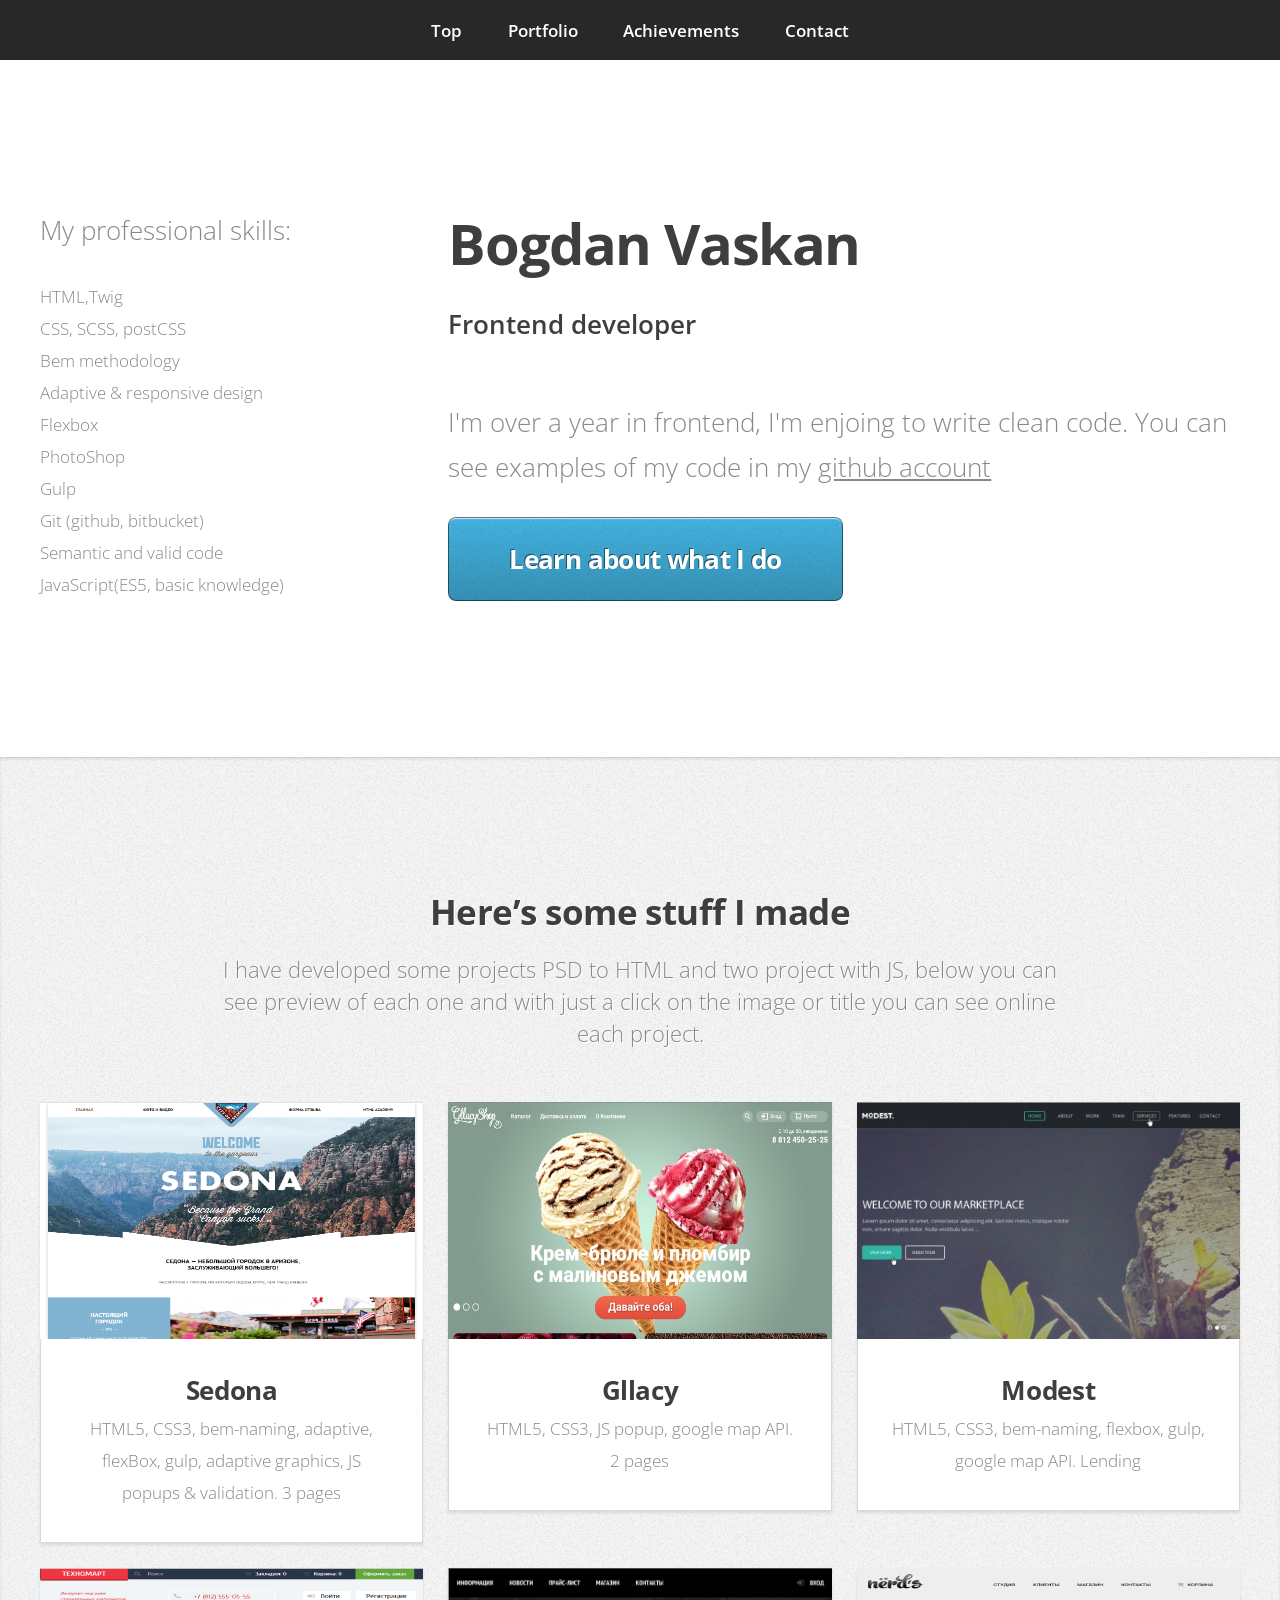
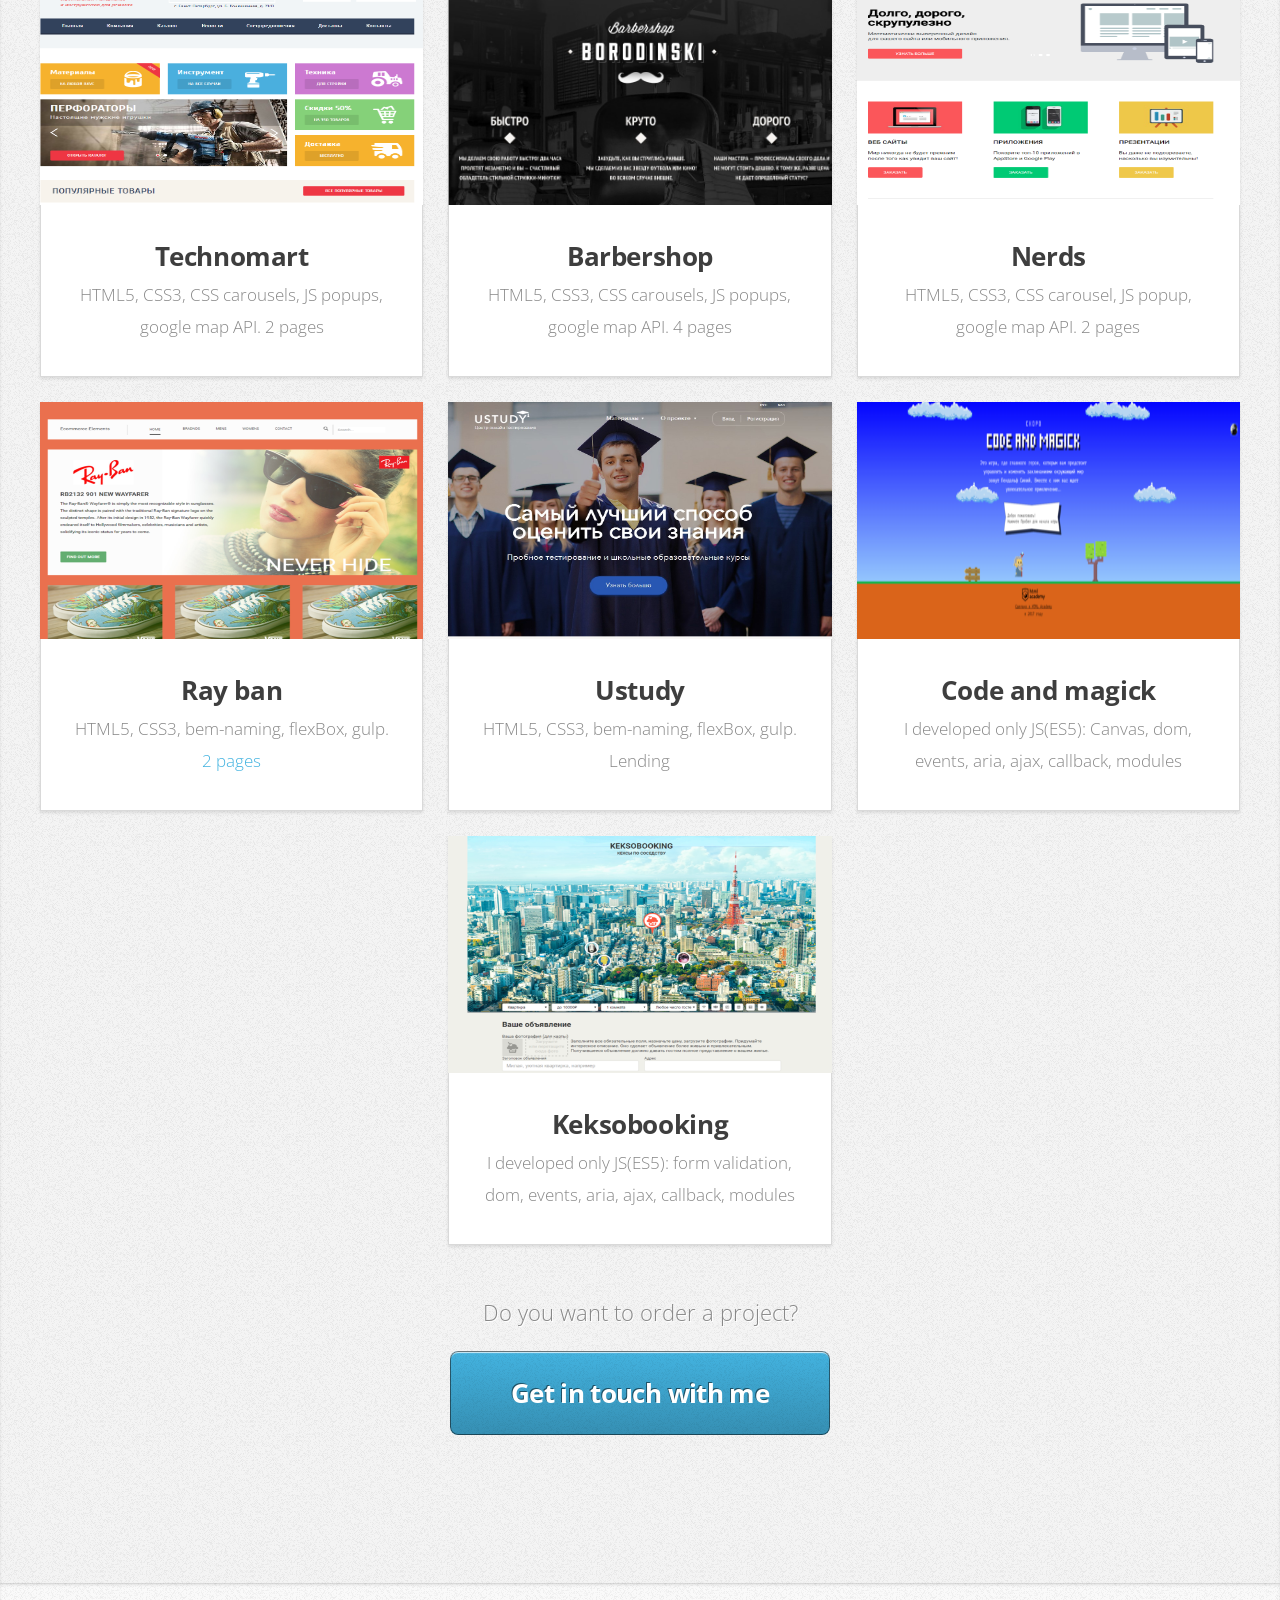
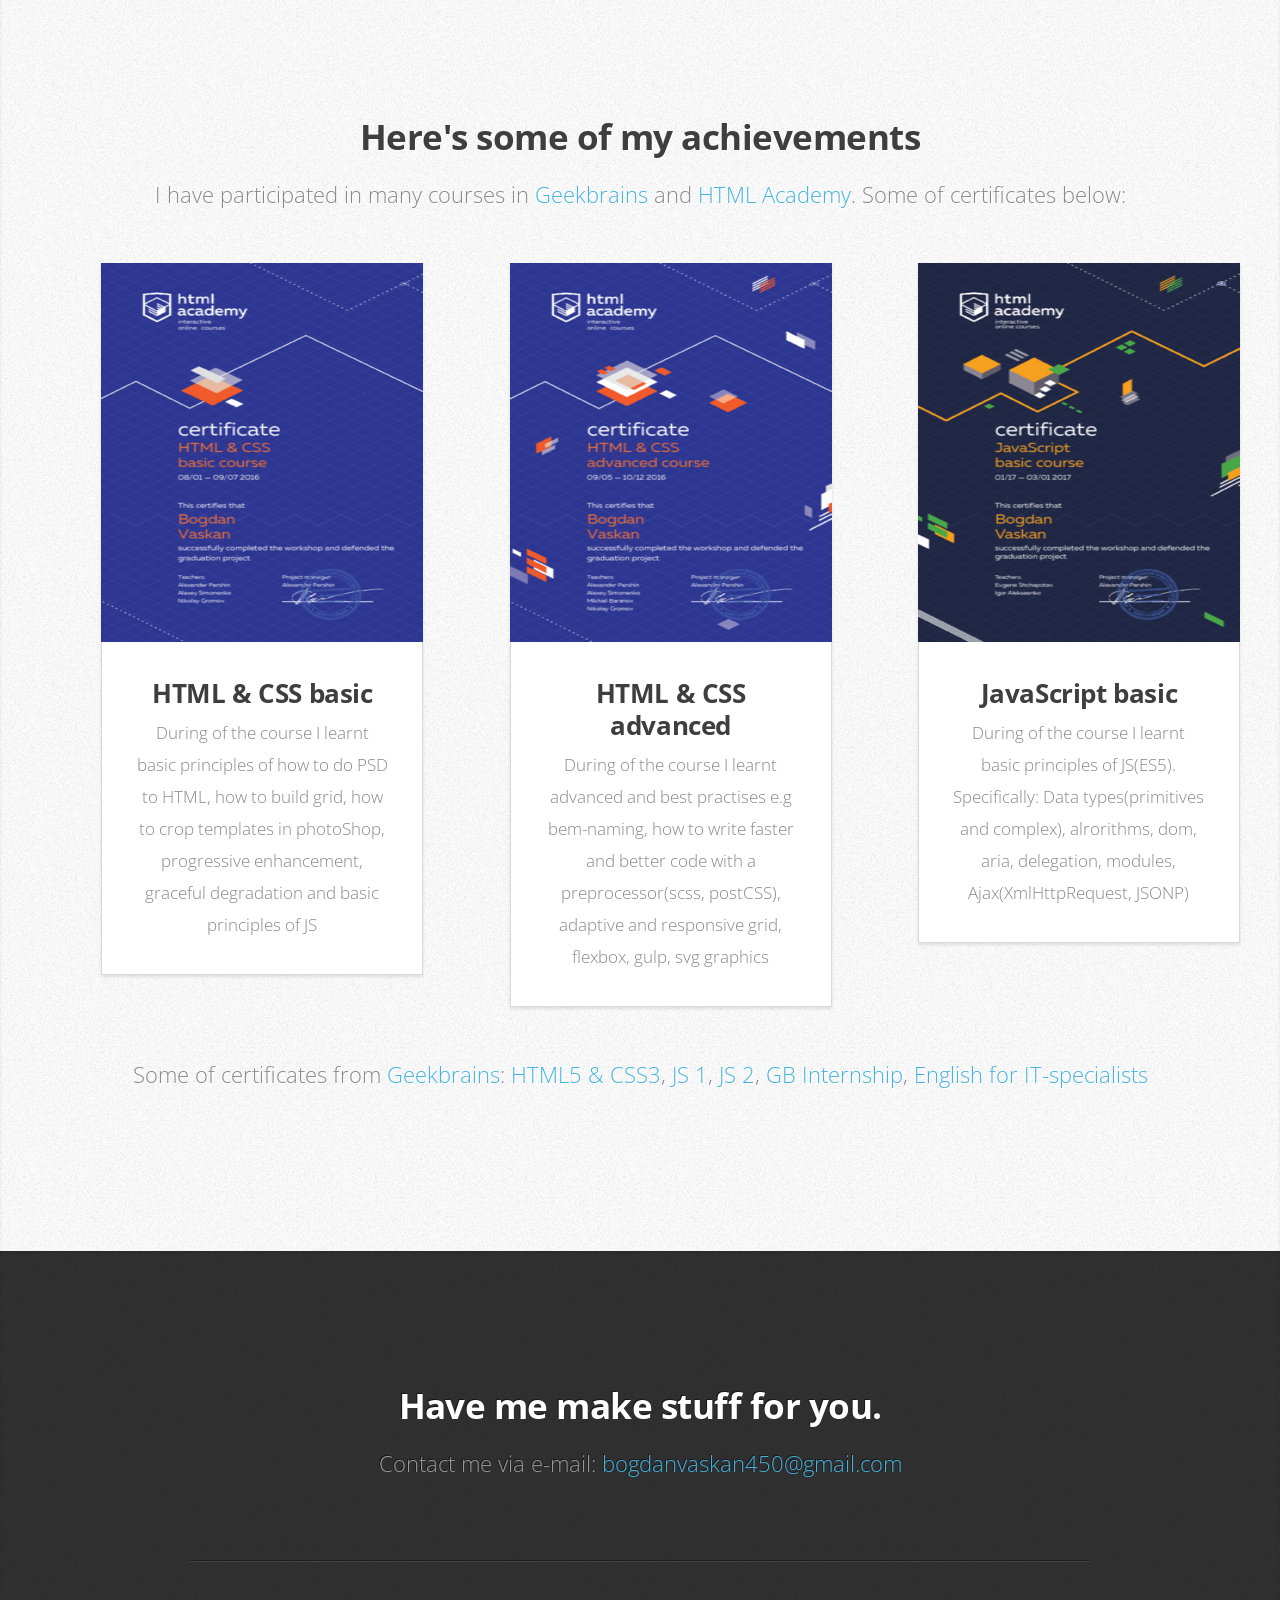
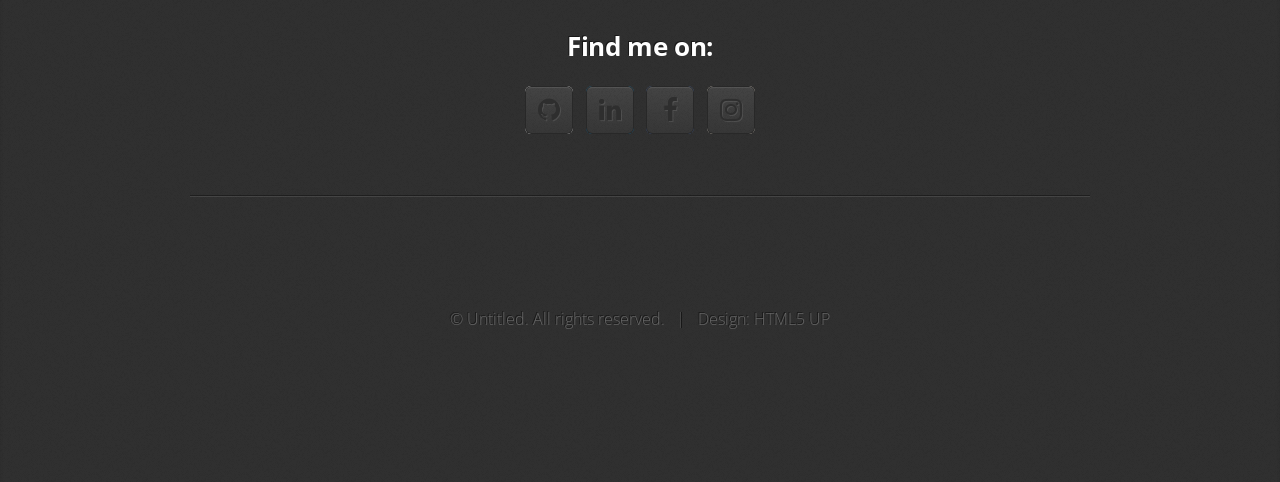
<file: index.html>
<!DOCTYPE HTML>
<!--
	Miniport by HTML5 UP
	html5up.net | @ajlkn
	Free for personal and commercial use under the CCA 3.0 license (html5up.net/license)
-->
<html>
	<head>
		<title>Bogdan Vaskan</title>
		<meta charset="utf-8" />
		<meta name="viewport" content="width=device-width, initial-scale=1" />
		<!--[if lte IE 8]><script src="assets/js/ie/html5shiv.js"></script><![endif]-->
		<link rel="stylesheet" href="assets/css/main.css" />
		<!--[if lte IE 8]><link rel="stylesheet" href="assets/css/ie8.css" /><![endif]-->
		<!--[if lte IE 9]><link rel="stylesheet" href="assets/css/ie9.css" /><![endif]-->
	</head>
	<body>

		<!-- Nav -->
			<nav id="nav">
				<ul class="container">
					<li><a href="#top">Top</a></li>
					<li><a href="#portfolio">Portfolio</a></li>
					<li><a href="#achievements">Achievements</a></li>
					<li><a href="#contact">Contact</a></li>
				</ul>
			</nav>

		<!-- Home -->
			<div class="wrapper style1 first">
				<article class="container" id="top">
					<div class="row">
						<div class="4u 12u(mobile)">
							<p>My professional skills:</p>
							<ul>
								<li>HTML,Twig</li>
								<li>CSS, SCSS, postCSS</li>
								<li>Bem methodology</li>
								<li>Adaptive & responsive design</li>
								<li>Flexbox</li>
								<li>PhotoShop</li>
								<li>Gulp</li>
								<li>Git (github, bitbucket)</li>
								<li>Semantic and valid code</li>
								<li>JavaScript(ES5, basic knowledge)</li>
							</ul>
						</div>
						<div class="8u 12u(mobile)">
							<header>
								<h1><strong>Bogdan Vaskan</strong></h1>
								<p><strong>Frontend developer</strong></p>
							</header>

							<p>I'm over a year in frontend, I'm enjoing to write clean code. You can see examples of my code in my <a class="gh"href="https://github.com/bogdanGR" target="_blank">github account</a></p>
							<a href="#portfolio" class="button big scrolly">Learn about what I do</a>
						</div>
					</div>
				</article>
			</div>

		<!-- Portfolio -->
			<div class="wrapper style3">
				<article id="portfolio">
					<header>
						<h2>Here’s some stuff I made</h2>
						<p class="portiolio__paragraph">I have developed some projects PSD to HTML and two project with JS, below you can see preview of each one and with just a click on the image or title you can see online each project. </p>
					</header>
					<div class="container">
						<div class="row">
							<div class="4u 12u(mobile)">
								<article class="box style2">
									<a href="https://bogdangr.github.io/sedona/" target="_blank"class="image featured"><img src="images/sedona.png" alt="Sedona" width="383" height="237"></a>
									<h3><a href="https://bogdangr.github.io/sedona/" target="_blank">Sedona</a></h3>
									<p>HTML5, CSS3, bem-naming, adaptive, flexBox, gulp, adaptive graphics, JS popups & validation. 3 pages</p>
								</article>
							</div>
							<div class="4u 12u(mobile)">
								<article class="box style2">
									<a href="https://bogdangr.github.io/gllacy/" target="_blank" class="image featured"><img src="images/gllacy.jpg" alt="Gllacy" width="383" height="237"></a>
									<h3><a href="https://bogdangr.github.io/gllacy/" target="_blank">Gllacy</a></h3>
									<p>HTML5, CSS3, JS popup, google map API. 2 pages</p>
								</article>
							</div>
							<div class="4u 12u(mobile)">
								<article class="box style2">
									<a href="https://bogdangr.github.io/modest/" target="_blank" class="image featured"><img src="images/modest.jpg" alt="Modest" width="383" height="237"></a>
									<h3><a href="https://bogdangr.github.io/modest/" target="_blank">Modest</a></h3>
									<p>HTML5, CSS3, bem-naming, flexbox, gulp, google map API. Lending</p>
								</article>
							</div>
						</div>
						<div class="row">
							<div class="4u 12u(mobile)">
								<article class="box style2">
									<a href="https://bogdangr.github.io/technomart/" target="_blank" class="image featured"><img src="images/technomart.png" alt="Technomart" width="383" height="237"></a>
									<h3><a href="https://bogdangr.github.io/technomart/"target="_blank">Technomart</a></h3>
									<p>HTML5, CSS3, CSS carousels, JS popups, google map API. 2 pages</p>
								</article>
							</div>
							<div class="4u 12u(mobile)">
								<article class="box style2">
									<a href="https://bogdangr.github.io/barbershop/" target="_blank" class="image featured"><img src="images/barbershop.jpg" alt="Barbershop" width="383" height="237"></a>
									<h3><a href="https://bogdangr.github.io/barbershop/" target="_blank">Barbershop</a></h3>
									<p>HTML5, CSS3, CSS carousels, JS popups, google map API. 4 pages</p>
								</article>
							</div>
							<div class="4u 12u(mobile)">
								<article class="box style2">
									<a href="https://bogdangr.github.io/nerds/" target="_blank" class="image featured"><img src="images/nerds.png" alt="Nerds" width="383" height="237"></a>
									<h3><a href="https://bogdangr.github.io/nerds/" target="_blank">Nerds</a></h3>
									<p>HTML5, CSS3, CSS carousel, JS popup, google map API. 2 pages</p>
								</article>
							</div>
						</div>
						<div class="row">
							<div class="4u 12u(mobile)">
								<article class="box style2">
									<a href="https://bogdangr.github.io/ray-ban/" target="_blank" class="image featured"><img src="images/ray-ban.png" alt="Ray ban" width="383" height="237"></a>
									<h3><a href="https://bogdangr.github.io/ray-ban/" target="_blank">Ray ban</a></h3>
									<p>HTML5, CSS3, bem-naming, flexBox, gulp. <a href="https://bogdangr.github.io/ray-ban/shopping-bag" target="_blank">2 pages</a></p>
								</article>
							</div>
							<div class="4u 12u(mobile)">
								<article class="box style2">
									<a href="https://bogdangr.github.io/ustudy/" target="_blank" class="image featured"><img src="images/ustudy.jpg" alt="Ustudy" width="383" height="237"></a>
									<h3><a href="https://bogdangr.github.io/ustudy/" target="_blank">Ustudy</a></h3>
									<p>HTML5, CSS3, bem-naming, flexBox, gulp. Lending</p>
								</article>
							</div>
							<div class="4u 12u(mobile)">
								<article class="box style2">
									<a href="https://bogdangr.github.io/code-and-magick/" target="_blank" class="image featured"><img src="images/code-and-magick.png" alt="Code and magick" width="383" height="237"></a>
									<h3><a href="https://bogdangr.github.io/code-and-magick/" target="_blank">Code and magick</a></h3>
									<p>I developed only JS(ES5): Canvas, dom, events, aria, ajax, callback, modules</p>
								</article>
							</div>
						</div>
						<div class="row">
							<div class="4u 12u(mobile)">
							</div>
							<div class="4u 12u(mobile)">
								<article class="box style2">
									<a href="https://bogdangr.github.io/keksobooking/" target="_blank" class="image featured"><img src="images/keksobooking.png" alt="Keksobooking" width="383" height="237"></a>
									<h3><a href="https://bogdangr.github.io/keksobooking/" target="_blank">Keksobooking</a></h3>
									<p>I developed only JS(ES5): form validation, dom, events, aria, ajax, callback, modules</p>
								</article>
							</div>
						</div>
					</div>
					<footer>
						<p>Do you want to order a project?</p>
						<a href="#contact" class="button big scrolly">Get in touch with me</a>
					</footer>
				</article>
			</div>

			<!-- Work -->
				<div class="wrapper style2">
					<article id="achievements">
						<header>
							<h2>Here's some of my achievements</h2>
							<p>I have participated in many courses in <a href="https://geekbrains.ru/users/39174" target="_blank">Geekbrains</a> and <a href="https://htmlacademy.ru/profile/bogdan_vaskan" target="_blank">HTML Academy</a>. Some of certificates below:</p>
						</header>
						<div class="container">
							<div class="row">
								<div class="4u 12u(mobile)  certificate">
									<article class="box style2">
										<a href="https://assets.htmlacademy.ru/certificates/intensive/26/126100.pdf" target="_blank" class="image featured"><img src="images/basic-html.jpg" alt="Sedona" width="270" height="379"></a>
										<h3><a href="https://assets.htmlacademy.ru/certificates/intensive/26/126100.pdf" target="_blank">HTML & CSS basic</a></h3>
										<p>During of the course I learnt basic principles of how to do PSD to HTML, how to build grid, how to crop templates in photoShop, progressive enhancement, graceful degradation and basic principles of JS</p>
									</article>
								</div>
								<div class="4u 12u(mobile)  certificate">
									<article class="box style2">
										<a href="https://assets.htmlacademy.ru/certificates/intensive/27/126100.pdf" target="_blank" class="image featured"><img src="images/advanced-html.jpg" alt="Advanced HTML and CSS" width="270" height="379"></a>
										<h3><a href="https://assets.htmlacademy.ru/certificates/intensive/27/126100.pdf" target="_blank">HTML & CSS advanced</a></h3>
										<p>During of the course I learnt advanced and best practises e.g bem-naming, how to write faster and better code with a preprocessor(scss, postCSS), adaptive and responsive grid, flexbox, gulp, svg graphics</p>
									</article>
								</div>
								<div class="4u 12u(mobile)  certificate">
									<article class="box style2">
										<a href="https://assets.htmlacademy.ru/certificates/intensive/36/126100.pdf" target="_blank" class="image featured"><img src="images/basic-js.jpg" alt="JS course basic" width="270" height="379"></a>
										<h3><a href="https://assets.htmlacademy.ru/certificates/intensive/36/126100.pdf" target="_blank">JavaScript basic</a></h3>
										<p>During of the course I learnt basic principles of JS(ES5). Specifically: Data types(primitives and complex), alrorithms, dom, aria, delegation, modules, Ajax(XmlHttpRequest, JSONP) </p>
									</article>
								</div>
							</div>
						</div>
						<footer>
							<p>Some of certificates from <a href="https://geekbrains.ru/users/39174" target="_blank">Geekbrains</a>:
								<a href="https://geekbrains.ru/certificates/71420.en" target="_blank">HTML5 & CSS3</a>,
								<a href="https://geekbrains.ru/certificates/134758.en" target="_blank">JS 1</a>,
								<a href="https://geekbrains.ru/certificates/97578.en" target="_blank">JS 2</a>,
								<a href="https://geekbrains.ru/certificates/146846.en" target="_blank">GB Internship</a>,
								<a href="https://geekbrains.ru/certificates/159174.en" target="_blank">English for IT-specialists</a>
							</p>
						</footer>
					</article>
				</div>

		<!-- Contact -->
			<div class="wrapper style4">
				<article id="contact" class="container 75%">
					<header>
						<h2>Have me make stuff for you.</h2>
						<p>Contact me via e-mail: <a href="mailto:bogdanvaskan450@gmail.com">bogdanvaskan450@gmail.com</a></p>
					</header>
					<div>
						<div class="row">
						</div>
						<div class="row">
							<div class="12u">
								<hr />
								<h3>Find me on: </h3>
								<ul class="social">
									<li><a href="https://github.com/bogdanGR" target="_blank" class="icon fa-github"><span class="label">Github</span></a></li>
									<li><a href="https://www.linkedin.com/in/bogdan-vaskan-a2764512b/" target="_blank" class="icon fa-linkedin"><span class="label">LinkedIn</span></a></li>
									<li><a href="https://www.facebook.com/bogdan.vaskan" target="_blank" class="icon fa-facebook"><span class="label">Facebook</span></a></li>
									<li><a href="https://www.instagram.com/bogdan_vaskan/" target="_blank" class="icon fa-instagram"><span class="label">Instagram</span></a></li>
								</ul>
								<hr />
							</div>
						</div>
					</div>
					<footer>
						<ul id="copyright">
							<li>&copy; Untitled. All rights reserved.</li><li>Design: <a href="http://html5up.net">HTML5 UP</a></li>
						</ul>
					</footer>
				</article>
			</div>

		<!-- Scripts -->
			<script src="assets/js/jquery.min.js"></script>
			<script src="assets/js/jquery.scrolly.min.js"></script>
			<script src="assets/js/skel.min.js"></script>
			<script src="assets/js/skel-viewport.min.js"></script>
			<script src="assets/js/util.js"></script>
			<!--[if lte IE 8]><script src="assets/js/ie/respond.min.js"></script><![endif]-->
			<script src="assets/js/main.js"></script>

	</body>
</html>
</file>
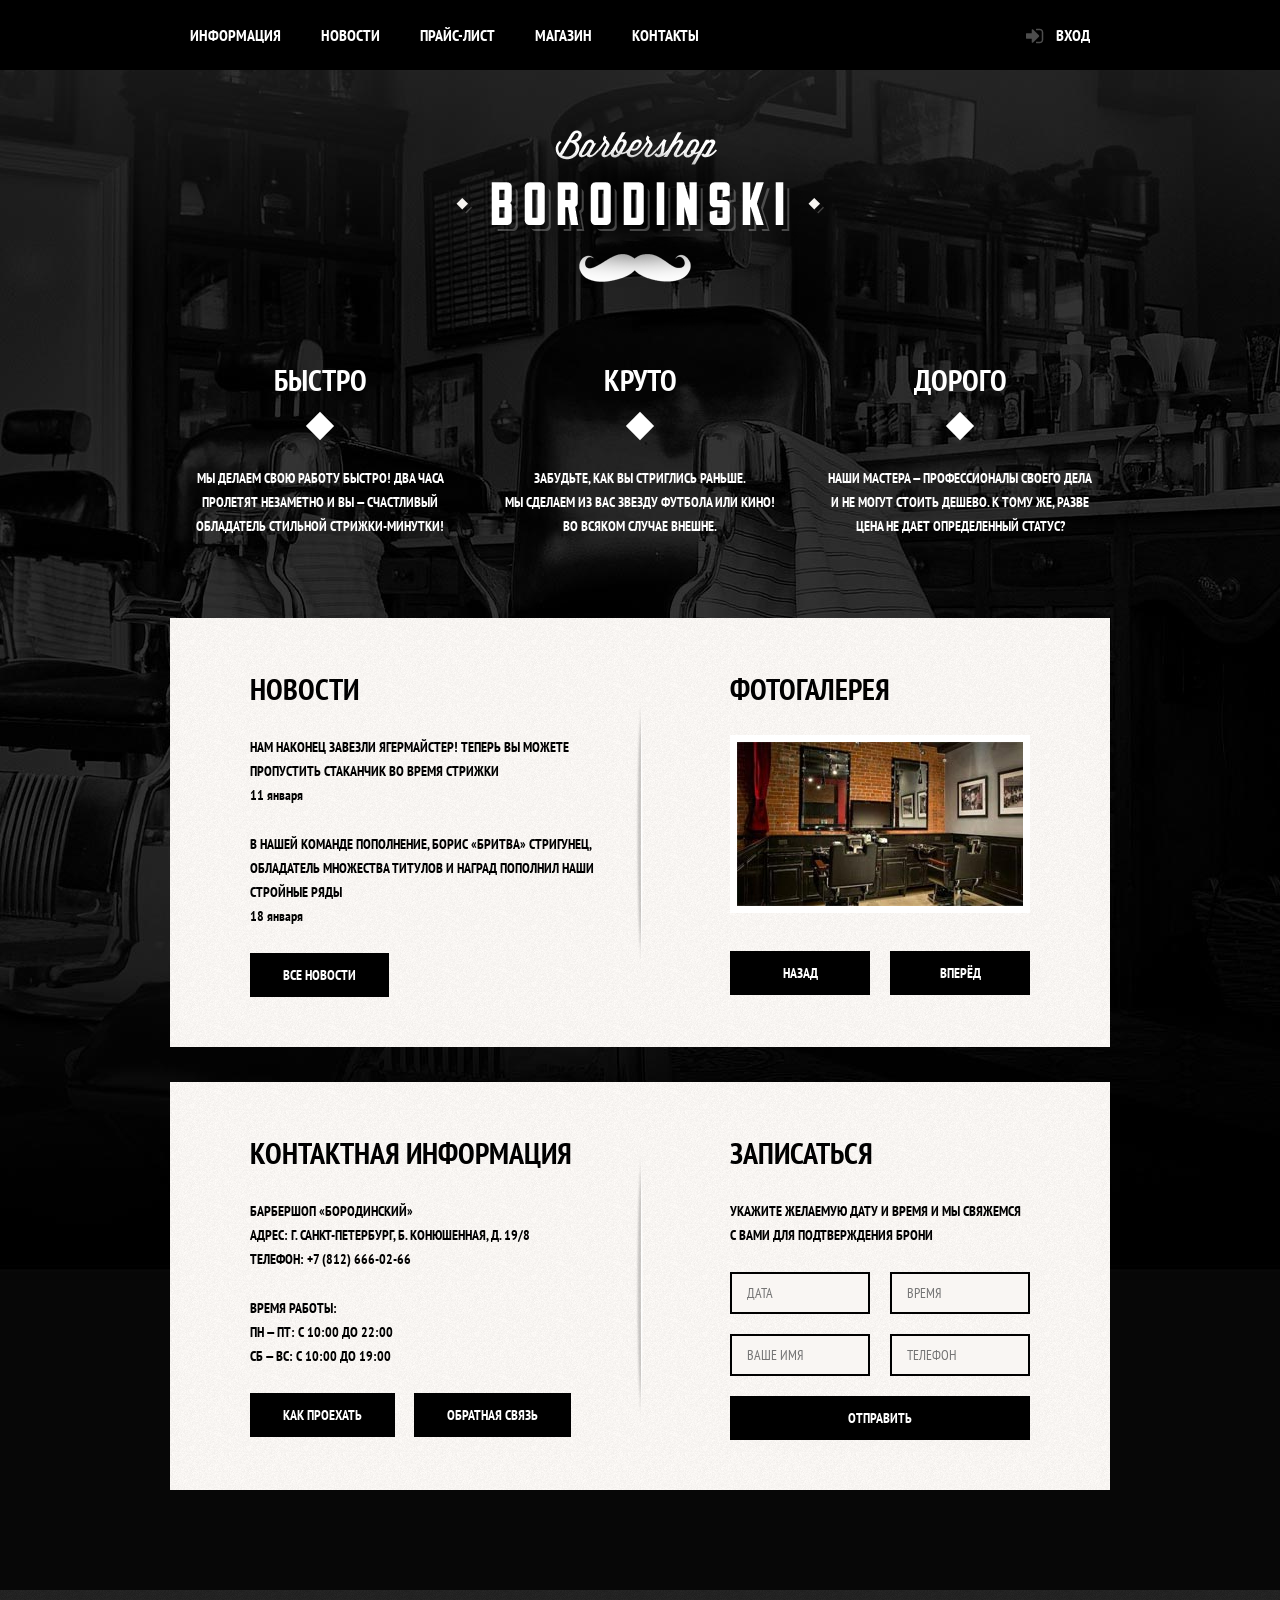
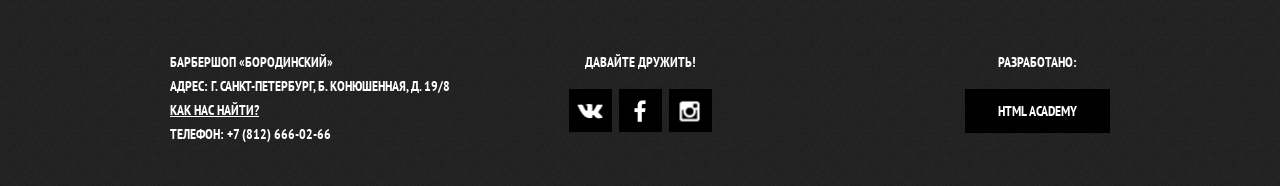
<file: barbershop/index.html>
<!DOCTYPE html>
<html lang="ru">

<head>
  <meta charset="utf-8">
  <title>Барбершоп «Бородинский»</title>
  <link rel="stylesheet" href="https://fonts.googleapis.com/css?family=PT+Sans+Narrow:400,700&amp;subset=latin,cyrillic">
  <link rel="stylesheet" href="css/normalize-min.css">
  <link rel="stylesheet" href="css/style-min.css">
</head>

<body class="index-body">
  <header class="main-header">
    <div class="container clearfix">
      <nav class="main-navigation">
        <ul>
          <li>
            <a href="item.html">Информация</a>
          </li>
          <li>
            <a href="#">Новости</a>
          </li>
          <li>
            <a href="price.html">Прайс-лист</a>
          </li>
          <li>
            <a href="shop.html">Магазин</a>
          </li>
          <li>
            <a href="#">Контакты</a>
          </li>
        </ul>
      </nav>
      <div class="user-block">
        <a class="login" href="#">Вход</a>
      </div>
    </div>
  </header>
  <main class="container clearfix">
    <div class="index-logo">
      <img src="img/logo.png" width="368" height="204" alt="Барбершоп «Бородинский»">
    </div>
    <section class="features clearfix">
      <div class="features-item">
        <b class="features-name">Быстро</b>
        <p>Мы делаем свою работу быстро! Два часа пролетят незаметно и вы — счастливый обладатель стильной стрижки-минутки!</p>
      </div>
      <div class="features-item">
        <b class="features-name">Круто</b>
        <p>Забудьте, как вы стриглись раньше. Мы сделаем из вас звезду футбола или кино! Во всяком случае внешне.</p>
      </div>
      <div class="features-item">
        <b class="features-name">Дорого</b>
        <p>Наши мастера — профессионалы своего дела и не могут стоить дешево. К тому же, разве цена не дает определенный статус?</p>
      </div>
    </section>
    <div class="index-content clearfix">
      <div class="index-content-left">
        <h2 class="index-content-title">Новости</h2>
        <ul class="news-preview">
          <li>
            <p>Нам наконец завезли Ягермайстер! Теперь вы можете пропустить стаканчик во время стрижки</p>
            <time datetime="2016-01-11">11 января</time>
          </li>
          <li>
            <p>В нашей команде пополнение, Борис «Бритва» Стригунец, обладатель множества титулов и наград пополнил наши стройные ряды</p>
            <time datetime="2016-01-18">18 января</time>
          </li>
        </ul>
        <a class="btn" href="#">Все новости</a>
      </div>
      <div class="index-content-right">
        <h2 class="index-content-title">Фотогалерея</h2>
        <div class="gallery">
          <figure class="gallery-content">
            <img src="img/gallery.jpg" width="286" height="164" alt="">
          </figure>
          <button class="btn gallery-prev">Назад</button>
          <button class="btn gallery-next">Вперёд</button>
        </div>
      </div>
    </div>
    <div class="index-content clearfix">
      <div class="index-content-left">
        <h2 class="index-content-title">Контактная информация</h2>
        <p>
          Барбершоп «Бородинский»
          <br> Адрес: г. Санкт-Петербург, Б. Конюшенная, д. 19/8
          <br> Телефон: +7 (812) 666-02-66
        </p>
        <p>
          Время работы:
          <br> пн — пт: с 10:00 до 22:00
          <br> сб — вс: с 10:00 до 19:00
        </p>
        <a class="btn js-open-map" href="#">Как проехать</a>
        <a class="btn" href="#">Обратная связь</a>
      </div>
      <div class="index-content-right">
        <h2 class="index-content-title">Записаться</h2>
        <p>Укажите желаемую дату и время и мы свяжемся с вами для подтверждения брони</p>
        <form class="appointment-form" action="https://echo.htmlacademy.ru" method="post">
          <input type="text" name="date" value="" placeholder="Дата">
          <input type="text" name="time" value="" placeholder="Время">
          <input type="text" name="name" value="" placeholder="Ваше имя">
          <input type="tel" name="phone" value="" placeholder="Телефон">
          <button class="btn" type="submit">Отправить</button>
        </form>
      </div>
    </div>
  </main>
  <footer class="main-footer">
    <div class="container clearfix">
      <section class="footer-contacts">
        Барбершоп «Бородинский»
        <br> Адрес: г. Санкт-Петербург, Б. Конюшенная, д. 19/8
        <br>
        <a href="#">Как нас найти?</a>
        <br> Телефон: +7 (812) 666-02-66
      </section>
      <section class="footer-social">
        <p>Давайте дружить!</p>
        <a class="social-btn social-btn-vk" href="#">Вконтакте</a>
        <a class="social-btn social-btn-fb" href="#">Фейсбук</a>
        <a class="social-btn social-btn-inst" href="#">Инстаграм</a>
      </section>
      <section class="footer-copyright">
        <p>Разработано:</p>
        <a class="btn" href="https://htmlacademy.ru">HTML Academy</a>
      </section>
    </div>
  </footer>
  <div class="modal-content">
      <button class="modal-content-close" type="button" title="Закрыть">Закрыть</button>
      <h2 class="modal-content-title">Личный кабинет</h2>
      <p>Введите свой логин и пароль.</p>
      <form class="login-form" action="https://echo.htmlacademy.ru" method="post">
        <input class="icon-user" type="text" name="login" placeholder="Логин">
        <input class="icon-password" type="password"  name="password" placeholder="Пароль">
        <label class="login-checkbox">
          <input type="checkbox" name="remember">
          <span class="checkbox-indicator"></span>
          Запомните меня
        </label>
        <a class="restore" href="#">Я забыл пароль!</a>
        <button class="btn" type="submit">Войти</button>
      </form>
    </div>
    <div class="modal-content-map">
      <button class="modal-content-close" type="button" title="Закрыть">Закрыть</button>
      <iframe src="https://www.google.com/maps/embed?pb=!1m18!1m12!1m3!1d1998.6037999040354!2d30.322010416394033!3d59.938716271971415!2m3!1f0!2f0!3f0!3m2!1i1024!2i768!4f13.1!3m3!1m2!1s0x4696310fca5ba729%3A0xea9c53d4493c879f!2sBolshaya+Konyushennaya+ul.%2C+19%2C+Sankt-Peterburg%2C+Russia%2C+191186!5e0!3m2!1sen!2s!4v1441888483426" width="766" height="561" frameborder="0" style="border:0" allowfullscreen></iframe>
    </div>
  <script src="js/popups-min.js"></script>
</body>

</html>
</file>
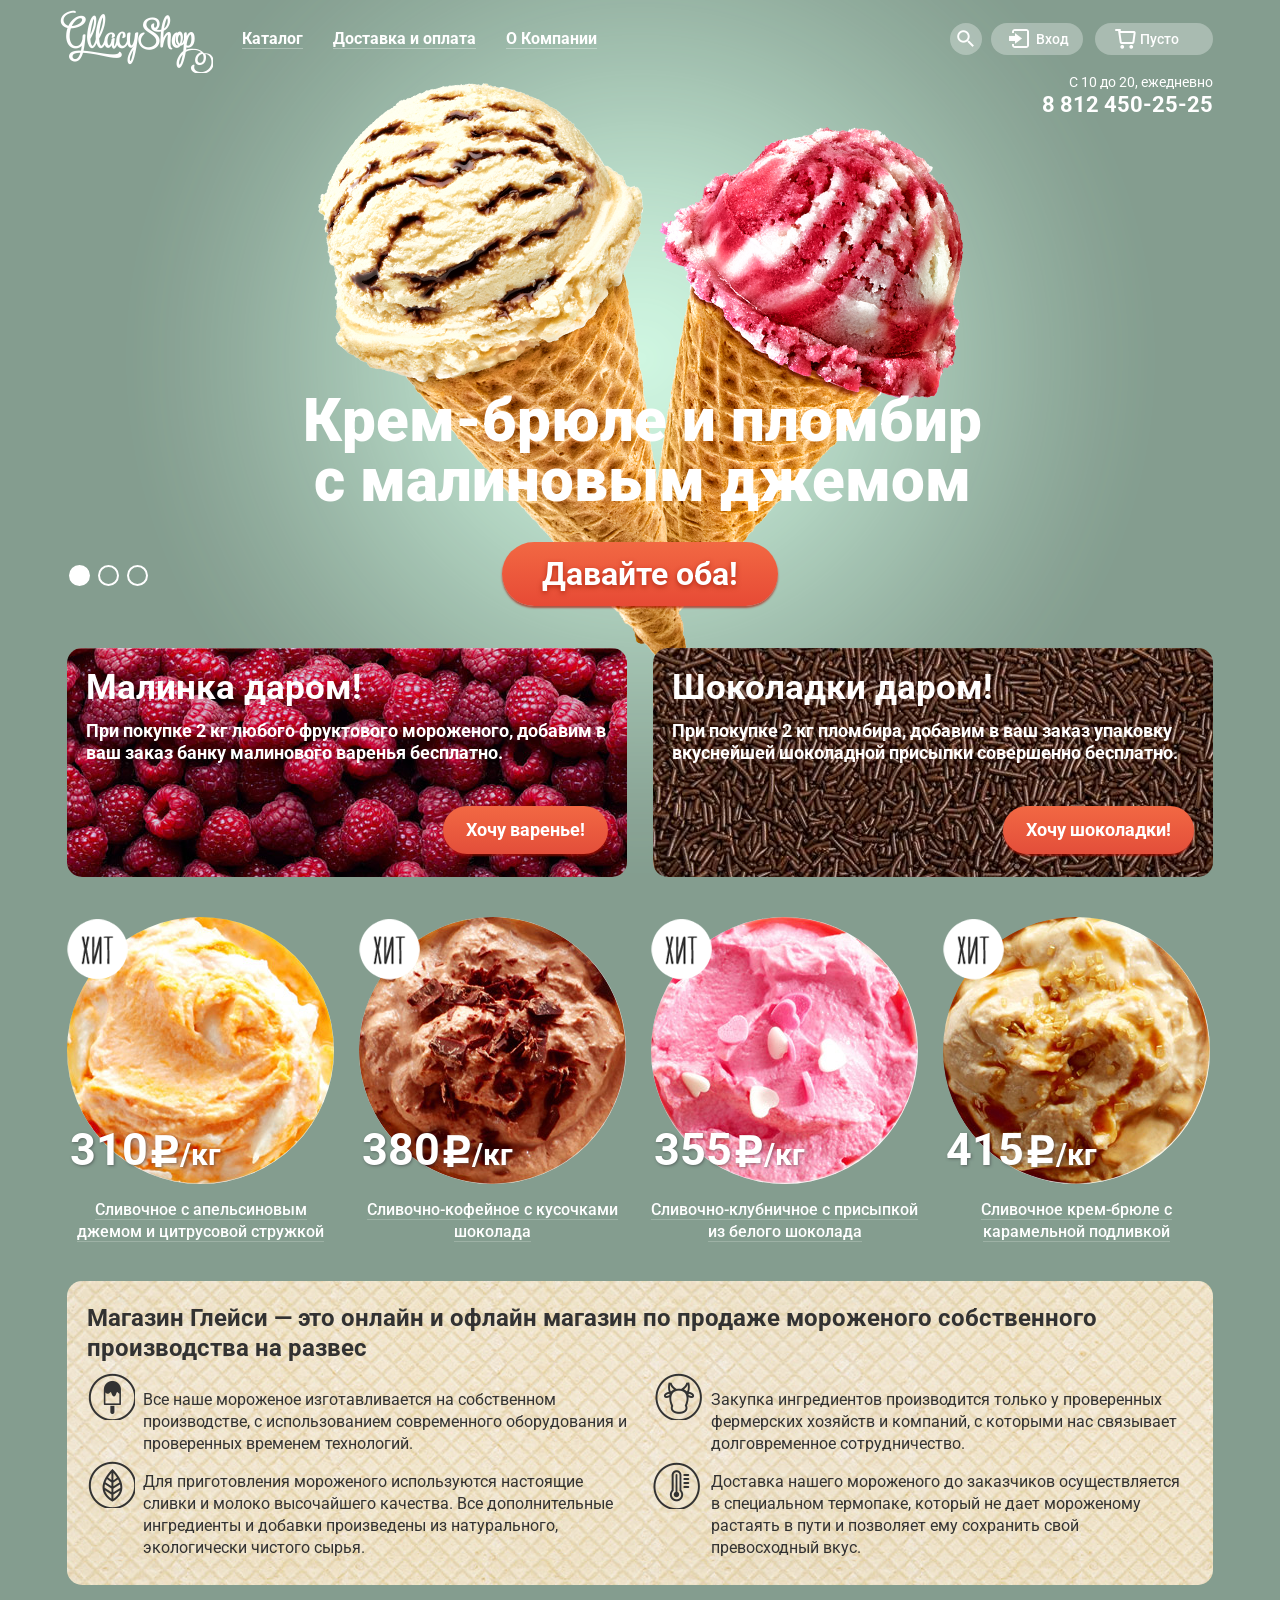
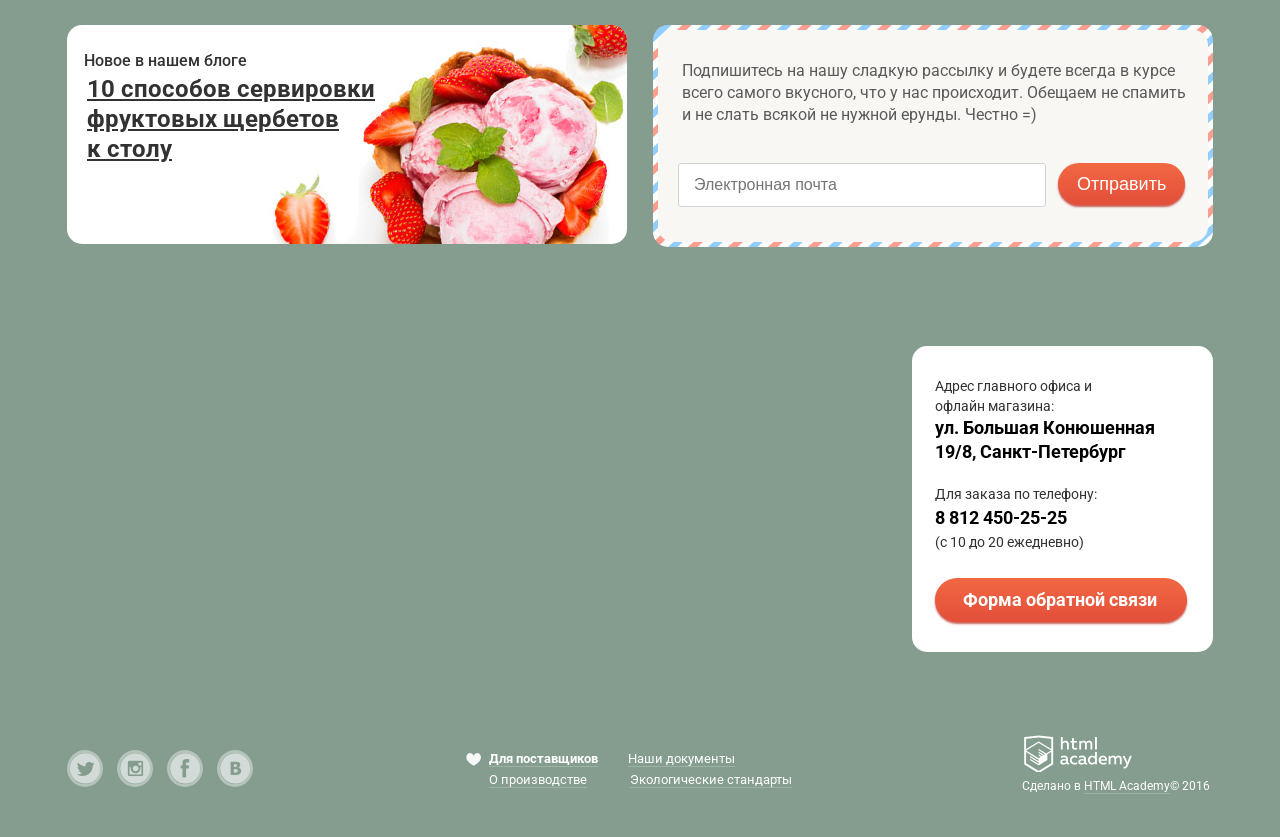
<file: gllacy/index.html>
<!DOCTYPE html>
<html lang="ru">

<head>
  <meta charset="utf-8">
  <title>Gllacy</title>
  <link href="https://fonts.googleapis.com/css?family=Roboto:400,500,700,900&subset=latin,cyrillic" rel="stylesheet" type="text/css">
  <link rel="stylesheet" href="css/normalize-min.css">
  <link rel="stylesheet" href="css/style-min.css">


</head>

<body>
  <input type="radio" id="btn-1" name="toggle" checked>
  <input type="radio" id="btn-2" name="toggle">
  <input type="radio" id="btn-3" name="toggle">
  <div class="site-wrapper">
    <div class="content-wrapper">
      <header class="main-header clearfix">
        <div class="main-logo">
          <img src="img/logo.png" alt="Header Logo" height="63" width="153">
        </div>
        <nav class="main-navigation">
          <ul class="main-navigation-item">
            <li class="main-navigation-item-list">
              <a href="catalog.html">Каталог</a>
              <ul class="sub-menu">
                <li><a class="sub-menu-new" href="#">Новинки</a></li>
                <li><a href="#">Сливочное</a></li>
                <li><a href="#">Щербеты</a></li>
                <li><a href="#">Фруктовый лёд</a></li>
                <li><a class="sub-menu-melorin" href="#">Мелорин</a></li>
              </ul>
            </li>
            <li class="main-navigation-item-list"><a href="#">Доставка и оплата</a></li>
            <li class="main-navigation-item-list"><a href="#">О Компании</a></li>
          </ul>
        </nav>
        <div class="user">
          <div class="user-block">
            <div class="search-block">
              <a class="search-link sprite" href="#"></a>
              <form action="#" method="POST">
                <input type="search" name="search" placeholder="Что ищем?">
              </form>
            </div>

            <div class="user-login-block">
              <a class="user-login-link" href="#">Вход</a>
              <form class="clearfix" action="#" method="POST">
                <input type="email" name="login-email" id="login-email" placeholder="Электронная почта">
                <input type="password" name="login-password" id="login-password" placeholder="Пароль">
                <button class="btn" type="submit">Войти</button>
                <div class="form-link">
                  <a href="#">Забыли пароль?</a>
                  <a href="#">Новая регистрация</a>
                </div>
              </form>
            </div>

            <div class="user-box">
              <a class="user-box-link" href="#">Пусто</a>
            </div>
          </div>

          <div class="user-contacts">
            <p>С 10 до 20, ежедневно <span class="user-contacts-number">8 812 450-25-25</span></p>
          </div>
        </div>
      </header>
      <div class="slider">
        <div class="slide" id="slide1">
          <div class="slide-title">Крем-брюле и пломбир с малиновым джемом</div>
          <a class="slide-btn" href="#">Давайте оба!</a>
        </div>
        <div class="slide" id="slide2">
          <div class="slide-title">Шоколадный пломбир и лимонный сорбет</div>
          <a class="slide-btn" href="#">Давайте оба!</a>
        </div>
        <div class="slide" id="slide3">
          <div class="slide-title">Пломбир с помадкой и клубничный щербет</div>
          <a class="slide-btn" href="#">Давайте оба!</a>
        </div>
        <div class="slider-controls">
          <label for="btn-1"></label>
          <label for="btn-2"></label>
          <label for="btn-3"></label>
        </div>
      </div>
      <div class="promo clearfix">
        <div class="promo-left">
          <h2 class="promo-title">Малинка даром!</h2>
          <p>При покупке 2 кг любого фруктового мороженого, добавим в ваш заказ банку малинового варенья бесплатно.</p>
          <a class="btn" href="#">Хочу варенье!</a>
        </div>
        <div class="promo-right">
          <h2 class="promo-title">Шоколадки даром!</h2>
          <p>При покупке 2 кг пломбира, добавим в ваш заказ упаковку вкуснейшей шоколадной присыпки совершенно бесплатно.</p>
          <a class="btn" href="#">Хочу шоколадки!</a>
        </div>
      </div>
      <div class="ice-creams-wrapper clearfix">
        <div class="ice-creams">
          <div class="ice-cream">
            <div class="ice-cream-price">
              <a href="#" class="bestseller-img">
                <img src="img/orange-ice-cream.jpg" alt="Сливочно-апельсиновое мороженое" width="267" height="267">
              </a>
              <span class="price">
                  <span>310</span>
              <span>/кг</span>
              </span>
            </div>
            <p><a href="#">Сливочное с апельсиновым джемом и цитрусовой стружкой</a></p>
            <a class="btn" href="#">Быстрый просмотр</a>
          </div>
        </div>


        <div class="ice-creams">
          <div class="ice-cream">
            <div class="ice-cream-price">
              <a href="#">
                <img src="img/choco-ice-cream.jpg" alt="Сливочно-кофейное мороженое" width="267" height="267">
              </a>
              <span class="price">
                  <span>380</span>
              <span>/кг</span>
              </span>
            </div>
            <p><a href="#">Сливочно-кофейное с кусочками шоколада</a></p>
            <a class="btn" href="#">Быстрый просмотр</a>
          </div>
        </div>

        <div class="ice-creams">
          <div class="ice-cream">
            <div class="ice-cream-price">
              <a href="#">
                <img src="img/strawberry-ice-cream.jpg" alt="Сливочно-клубничное мороженое" width="267" height="267">
              </a>
              <span class="price">
                  <span>355</span>
              <span>/кг</span>
              </span>
            </div>
            <p><a href="#">Сливочно-клубничное с присыпкой из белого шоколада</a></p>
            <a class="btn" href="#">Быстрый просмотр</a>
          </div>
        </div>

        <div class="ice-creams">
          <div class="ice-cream">
            <div class="ice-cream-price">
              <a href="#">
                <img src="img/caramel-ice-cream.jpg" alt="крем-брюле мороженое" width="267" height="267">
              </a>
              <span class="price">
                  <span>415</span>
              <span>/кг</span>
              </span>
            </div>
            <p><a href="#">Сливочное крем-брюле с карамельной подливкой</a></p>
            <a class="btn" href="#">Быстрый просмотр</a>
          </div>
        </div>
      </div>

      <section class="content-description clearfix">
        <h2 class="content-description-h2">Магазин Глейси — это онлайн и офлайн магазин по продаже мороженого собственного производства на развес</h2>
        <div class="content-description-left">
          <p class="left-1">Все наше мороженое изготавливается на собственном производстве, с использованием современного оборудования и проверенных временем технологий.</p>
          <p class="left-2">Для приготовления мороженого используются настоящие сливки и молоко высочайшего качества. Все дополнительные ингредиенты и добавки произведены из натурального, экологически чистого сырья.</p>
        </div>
        <div class="content-description-right">
          <p class="right-1">Закупка ингредиентов производится только у проверенных фермерских хозяйств и компаний, с которыми нас связывает долговременное сотрудничество.</p>
          <p class="right-2">Доставка нашего мороженого до заказчиков осуществляется в специальном термопаке, который не дает мороженому растаять в пути и позволяет ему сохранить свой превосходный вкус.</p>
        </div>
      </section>
      <div class="blog clearfix">
        <div class="blog-news">
          <h2 class="blog-news-title">Новое в нашем блоге</h2>
          <p class="blog-news-text"><a href="#">10 способов сервировки фруктовых щербетов <br>к столу</a></p>

        </div>
        <div class="delivery">
          <div class="delivery-content">
            <p>Подпишитесь на нашу сладкую рассылку и будете всегда в курсе всего самого вкусного, что у нас происходит. Обещаем не спамить и не слать всякой не нужной ерунды. Честно =)</p>
            <form action="/form" method="get">
              <input type="email" name="email" placeholder="Электронная почта">
              <button class="btn" type="submit" name="button">Отправить</button>
            </form>
          </div>
        </div>
      </div>

      <div class="map clearfix">
        <div class="map-frame">
          <iframe src="https://www.google.com/maps/embed?pb=!1m18!1m12!1m3!1d1998.5989424124054!2d30.320894616195037!3d59.9387968690478!2m3!1f0!2f0!3f0!3m2!1i1024!2i768!4f13.1!3m3!1m2!1s0x4696310fca5ba729%3A0xea9c53d4493c879f!2z0JHQvtC70YzRiNCw0Y8g0JrQvtC90Y7RiNC10L3QvdCw0Y8g0YPQuy4sIDE5LCDQodCw0L3QutGCLdCf0LXRgtC10YDQsdGD0YDQsywg0KDQvtGB0YHQuNGPLCAxOTExODY!5e0!3m2!1sru!2sgr!4v1468565893571"
              width="100%" height="430" frameborder="0" style="border:0" allowfullscreen></iframe>
        </div>
        <div class="contacts">
          <p>Адрес главного офиса и
            <br>офлайн магазина:<span>ул. Большая Конюшенная 19/8, Санкт-Петербург</span></p>
          <p>Для заказа по телефону:
            <br><span>8 812 450-25-25</span>(с 10 до 20 ежедневно)</p>
          <a class="btn" href="/form">Форма обратной связи</a>
        </div>
      </div>
    </div>
    <div class="content-wrapper">
      <footer class="main-footer clearfix">
        <div class="social">
          <a href="#" class="social-btn social-icon-tw">Twitter</a>
          <a href="#" class="social-btn social-icon-insta">Instagram</a>
          <a href="#" class="social-btn social-icon-fb">Facebook</a>
          <a href="#" class="social-btn social-icon-vk">Vkontakte</a>
        </div>

        <ul class="production">
          <li class="production-list"><a href="#">Для поставщиков</a></li>
          <li class="production-list"><a href="#">Наши документы</a></li>
          <li class="production-list"><a href="#">О производстве</a></li>
          <li class="production-list"><a href="#">Экологические стандарты</a></li>
        </ul>

        <div class="copyright">
          <a href="#" class="copyright-logo"></a>
          <p class="copyright-text">Сделано в <a href="http://www.htmlacademy.ru">HTML Academy</a>© 2016</p>
        </div>
      </footer>
      <div class="modal-overlay"></div>
      <div class="feedback">
        <button class="feedback-btn feedback-btn-close" type="button" name="button"><img src="img/reset.png" alt="закрыть" width="17" height="17">закрыть</button>
        <div class="feedback-title">Мы обязательно вам ответим!</div>
        <form action="#" method="get">
          <input type="text" name="login" id="name-feedback" placeholder="Как вас зовут?">
          <input type="email" name="email" id="email-feedback" placeholder="Ваша почта для ответа?">
          <textarea name="name" rows="8" cols="40" placeholder="Напишите что-нибудь..."></textarea>
          <button class="btn" type="submit" name="button">Отправить</button>
        </form>
      </div>
    </div>
  </div>
  <script src="js/popup-min.js"></script>
</body>

</html>
</file>
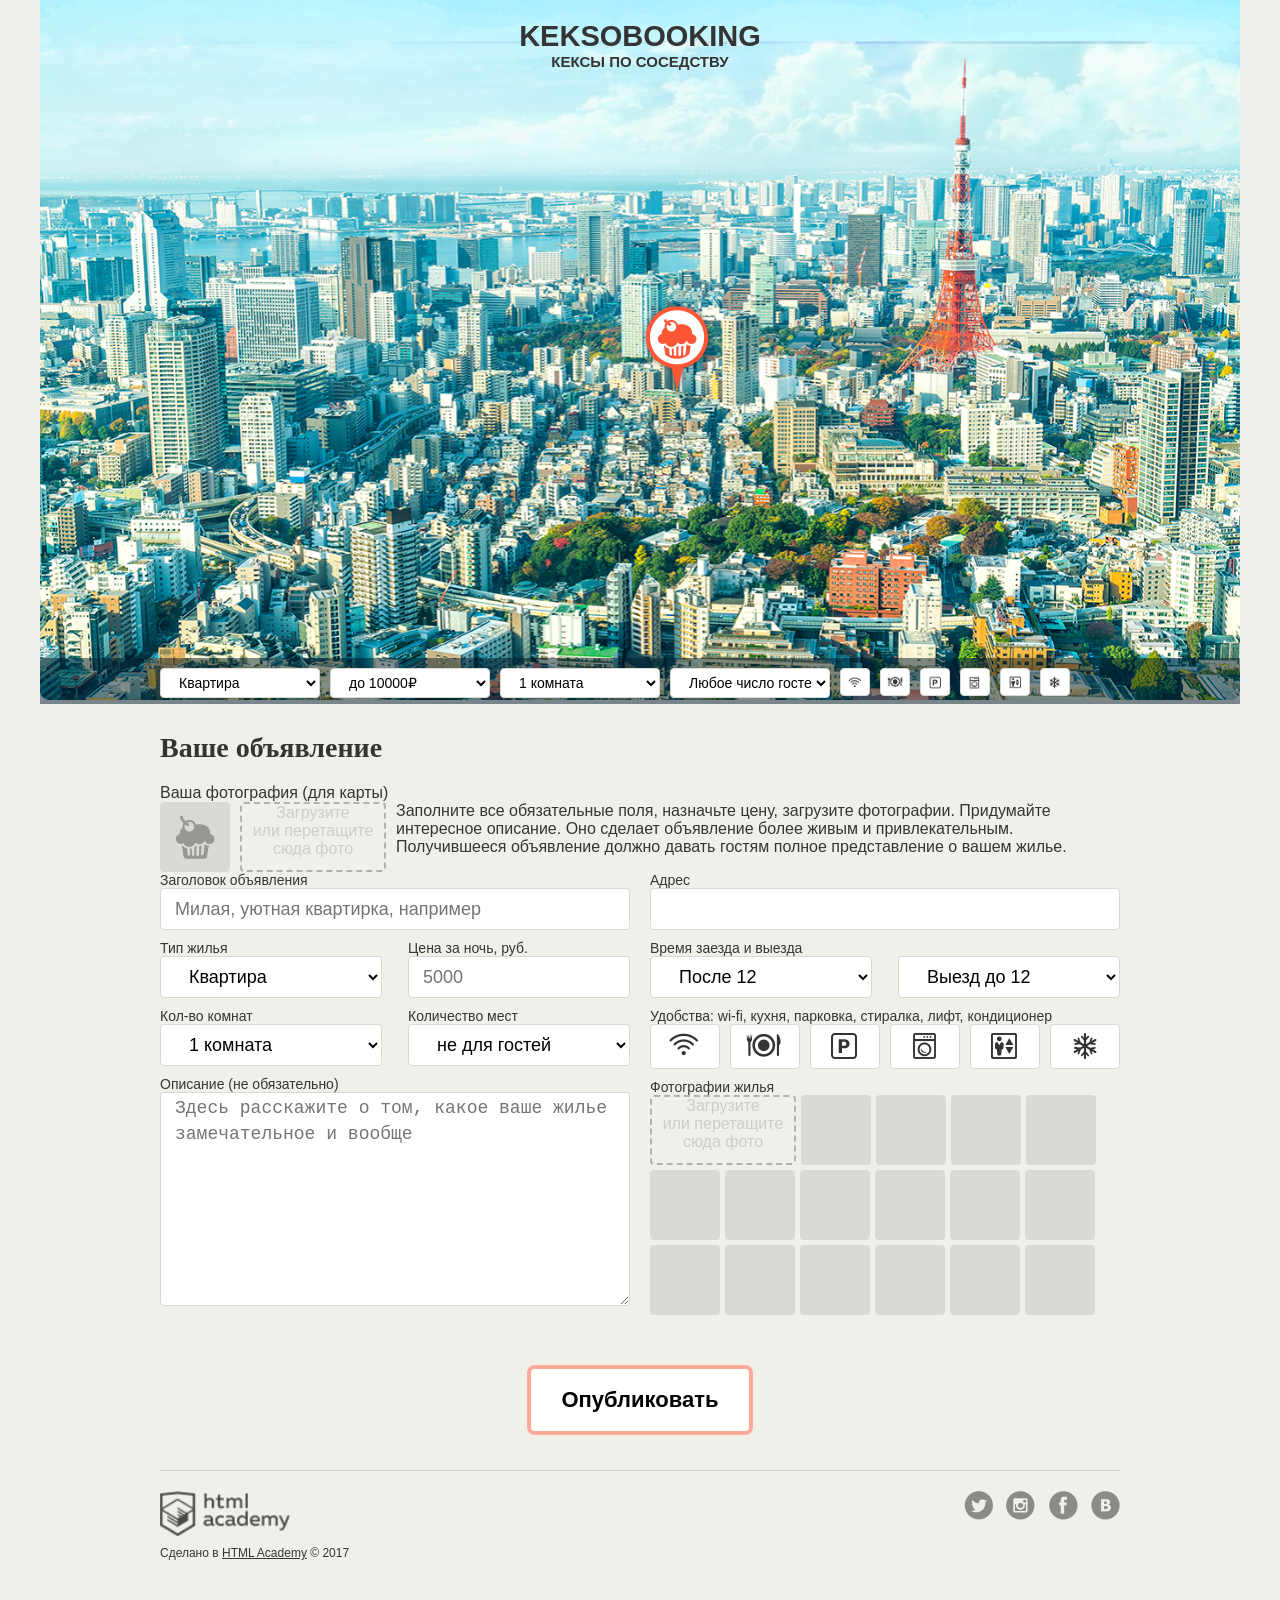
<file: keksobooking/index.html>
<!DOCTYPE html>
<html lang="en">
<head>
  <meta charset="UTF-8">
  <title>Keksobooking</title>
  <link rel="stylesheet" href="css/style.css">
</head>
<body>
<header class="header">
  <h1 class="header__logo">KEKSOBOOKING</h1>
  <h2 class="header__motto">Кексы по соседству</h2>
</header>
<main>
  <section class="tokyo">
    <img src="img/main.png" alt="Tokyo" width="1200" height="700">
    <div class="tokyo__filters-container">
      <form action="#" class="tokyo__filters" autocomplete="off">
        <label><select name="housing_type" id="housing_type" class="tokyo__filter">
          <option value="any">Любой тип жилья</option>
          <option value="flat" selected>Квартира</option>
          <option value="house">Дом</option>
          <option value="bungalo">Сарай</option>
        </select></label>
        <label><select name="housing_price" id="housing_price" class="tokyo__filter">
          <option value="middle">10000 - 50000&#x20bd;</option>
          <option value="low" selected>до 10000&#x20bd;</option>
          <option value="hight">от 50000&#x20bd;</option>
        </select></label>
        <label><select name="housing_room-number" id="housing_room-number" class="tokyo__filter">
          <option value="any">Любое число комнат</option>
          <option value="1" selected>1 комната</option>
          <option value="2">2 комнаты</option>
          <option value="100">100 комнаты</option>
        </select></label>
        <label><select name="housing_guests-number" id="housing_guests-number" class="tokyo__filter">
          <option value="any" selected>Любое число гостей</option>
          <option value="3">3 гостя</option>
          <option value="0">Не для гостей</option>
        </select></label>
        <fieldset id="housing_features" class="tokyo__filter-set">
          <label class="feature">
            <input type="checkbox" name="feature" value="wifi"><span
            class="feature__image  feature__image--wifi"></span>
          </label>
          <label class="feature">
            <input type="checkbox" name="feature" value="dishwasher"><span
            class="feature__image  feature__image--dishwasher"></span>
          </label>
          <label class="feature">
            <input type="checkbox" name="feature" value="parking"><span
            class="feature__image  feature__image--parking"></span>
          </label>
          <label class="feature">
            <input type="checkbox" name="feature" value="washer"><span
            class="feature__image  feature__image--washer"></span>
          </label>
          <label class="feature">
            <input type="checkbox" name="feature" value="elevator"><span
            class="feature__image  feature__image--elevator"></span>
          </label>
          <label class="feature">
            <input type="checkbox" name="feature" value="conditioner"><span
            class="feature__image  feature__image--conditioner"></span>
          </label>
        </fieldset>
      </form>
    </div>
    <div class="tokyo__pin-map">
      <div class="pin  pin__main"><img src="img/main-pin-image.png" alt="Main Pin" class="rounded" width="40" height="44" ></div>
    </div>
    </div>
  </section>
  <div class="notice">
    <h2 class="notice__title">Ваше объявление</h2>
    <div class="notice__header">
      <div class="notice__description">Ваша фотография (для карты)</div>
      <div class="notice__photo">
        <div class="notice__preview"><img src="img/muffin.png" alt="User Avatar" width="40" height="44"></div>
        <div class="drop-zone  upload">
          <input type="file">
          <span class="drop-zone">Загрузите или&nbsp;перетащите сюда фото</span>
        </div>
        <p class="notice__info">Заполните все обязательные поля, назначьте цену, загрузите фотографии. Придумайте интересное описание. Оно сделает объявление более живым и привлекательным. Получившееся объявление должно давать гостям полное представление о вашем жилье.</p>
      </div>
    </div>
    <form class="notice__form">
      <div class="form__content">
        <div class="form__panel">
          <div class="form__element  form__element--wide">
            <label for="title">Заголовок объявления</label>
            <input id="title" type="text" placeholder="Милая, уютная квартирка, например">
          </div>
          <div class="form__row">
            <div class="form__element">
              <label for="type">Тип жилья</label>
              <select id="type">
                <option selected value="1000">Квартира</option>
                <option value="0">Лачуга</option>
                <option value="10000">Дворец</option>
              </select>
            </div>
            <div class="form__element">
              <label for="price">Цена за ночь, руб.</label>
              <input id="price" type="number" placeholder="5000">
            </div>
          </div>
          <div class="form__row">
            <div class="form__element">
              <label for="room_number">Кол-во комнат</label>
              <select id="room_number">
                <option selected value="1">1 комната</option>
                <option value="2">2 комнаты</option>
                <option value="100">100 комнат</option>
              </select>
            </div>
            <div class="form__element">
              <label for="capacity">Количество мест</label>
              <select id="capacity">
                <option  value="3">для 3 гостей</option>
                <option selected value="0">не для гостей</option>
              </select>
            </div>
          </div>
          <div class="form__element  form__element--wide">
            <label for="description">Описание (не обязательно)</label>
            <textarea id="description" placeholder="Здесь расскажите о том, какое ваше жилье замечательное и вообще"></textarea>
          </div>
        </div>
        <div class="form__panel">
          <div class="form__element  form__element--wide">
            <label for="address">Адрес</label>
            <input id="address" type="text">
          </div>
          <div class="form__row">
            <div class="form__element">
              <label for="time">Время заезда и выезда</label>
              <select id="time">
                <option selected value="12">После 12</option>
                <option value="13">После 13</option>
                <option value="14">После 14</option>
              </select>
            </div>
            <div class="form__element">
              <label for="timeout">&nbsp;</label>
              <select id="timeout" title="Time to go out">
                <option selected value="12">Выезд до 12</option>
                <option value="13">Выезд до 13</option>
                <option value="14">Выезд до 14</option>
              </select>
            </div>
          </div>
          <div class="form__element">
            <label>Удобства: wi-fi, кухня, парковка, стиралка, лифт, кондиционер</label>
            <fieldset id="features">
              <label class="feature">
                <input type="checkbox" name="feature" value="wifi"><span
                class="feature__image  feature__image--wifi"></span>
              </label>
              <label class="feature">
                <input type="checkbox" name="feature" value="dishwasher"><span
                class="feature__image  feature__image--dishwasher"></span>
              </label>
              <label class="feature">
                <input type="checkbox" name="feature" value="parking"><span
                class="feature__image  feature__image--parking"></span>
              </label>
              <label class="feature">
                <input type="checkbox" name="feature" value="washer"><span
                class="feature__image  feature__image--washer"></span>
              </label>
              <label class="feature">
                <input type="checkbox" name="feature" value="elevator"><span
                class="feature__image  feature__image--elevator"></span>
              </label>
              <label class="feature">
                <input type="checkbox" name="feature" value="conditioner"><span
                class="feature__image  feature__image--conditioner"></span>
              </label>
            </fieldset>
          </div>
          <div class="form__element">
            <label>Фотографии жилья</label>
            <div class="form__photo-container">
              <div class="drop-zone  upload">
                <input type="file">
                <span class="drop-zone">Загрузите или&nbsp;перетащите сюда фото</span>
              </div>
              <div class="form__photo"></div>
              <div class="form__photo"></div>
              <div class="form__photo"></div>
              <div class="form__photo"></div>
              <div class="form__photo"></div>
              <div class="form__photo"></div>
              <div class="form__photo"></div>
              <div class="form__photo"></div>
              <div class="form__photo"></div>
              <div class="form__photo"></div>
              <div class="form__photo"></div>
              <div class="form__photo"></div>
              <div class="form__photo"></div>
              <div class="form__photo"></div>
              <div class="form__photo"></div>
              <div class="form__photo"></div>
            </div>

          </div>
        </div>
      </div>
      <button class="form__submit" type="submit">Опубликовать</button>
    </form>
  </div>
</main>
<footer class="footer container">
  <div class="center-wrapper">
    <section class="footer-logo">
      Сделано в <a tabindex="6" href="https://htmlacademy.ru" class="footer-logo-link"><img src="img/ha-logo.png" class="footer-logo-image" width="130" alt="HTML Academy"/>HTML Academy</a> &copy; 2017
    </section>
    <nav class="footer-social">
      <a href="https://twitter.com/htmlacademy_ru" class="footer-social-item footer-social-item-twitter" target="_blank" rel="nofollow">Twitter</a>
      <a href="https://www.instagram.com/htmlacademy/" class="footer-social-item footer-social-item-instagram" target="_blank" rel="nofollow">Instagtam</a>
      <a href="https://www.facebook.com/htmlacademy" class="footer-social-item footer-social-item-facebook" target="_blank" rel="nofollow">Facebook</a>
      <a href="https://vk.com/htmlacademy" class="footer-social-item footer-social-item-vk" target="_blank" rel="nofollow">VK</a>
    </nav>
  </div>
</footer>
<template id="pin-template">
  <div class="pin  element-to-clone" aria-pressed="false">
    <img src="" alt="" class="rounded" width="40" height="40">
  </div>
</template>
<template id="dialog-template">
  <div class="dialog" role="dialog">
    <div class="dialog__title"><img src="img/avatars/avatar.png" alt="Avatar" width="70" height="70">
      <a href="#" class="dialog__close" aria-pressed="false" tabindex="1" role="button" aria-label="close dialog"><img src="img/close.svg" alt="close" width="22" height="22"></a>
    </div>
    <div class="dialog__panel">
      <h3 class="lodge__title" id="dialogTitle"></h3>
      <p class="lodge__address"></p>
      <h3 class="lodge__price"></h3>
      <h4 class="lodge__type"></h4>
      <p class="lodge__rooms-and-guests"></p>
      <p class="lodge__checkin-time"</p>
      <div class="lodge__features">
        <span class="feature__image  feature__image--wifi"></span>
        <span class="feature__image  feature__image--dishwasher"></span>
        <span class="feature__image  feature__image--parking"></span>
        <span class="feature__image  feature__image--washer"></span>
        <span class="feature__image  feature__image--elevator"></span>
        <span class="feature__image  feature__image--conditioner"></span>
      </div>
      <p class="lodge__description"></p>
      <div class="lodge__photos">
      </div>
    </div>
  </div>
</template>
<script src="js/load.js" type="application/javascript"></script>
<script src="js/render.js" type="application/javascript"></script>
<script src="js/utils.js" type="application/javascript"></script>
<script src="js/show-card.js" type="application/javascript"></script>
<script src="js/initialize-pins.js" type="application/javascript"></script>
<script src="js/synchronize-fields.js" type="application/javascript"></script>
<script src="js/form.js" type="application/javascript"></script>
</body>
</html>
</file>
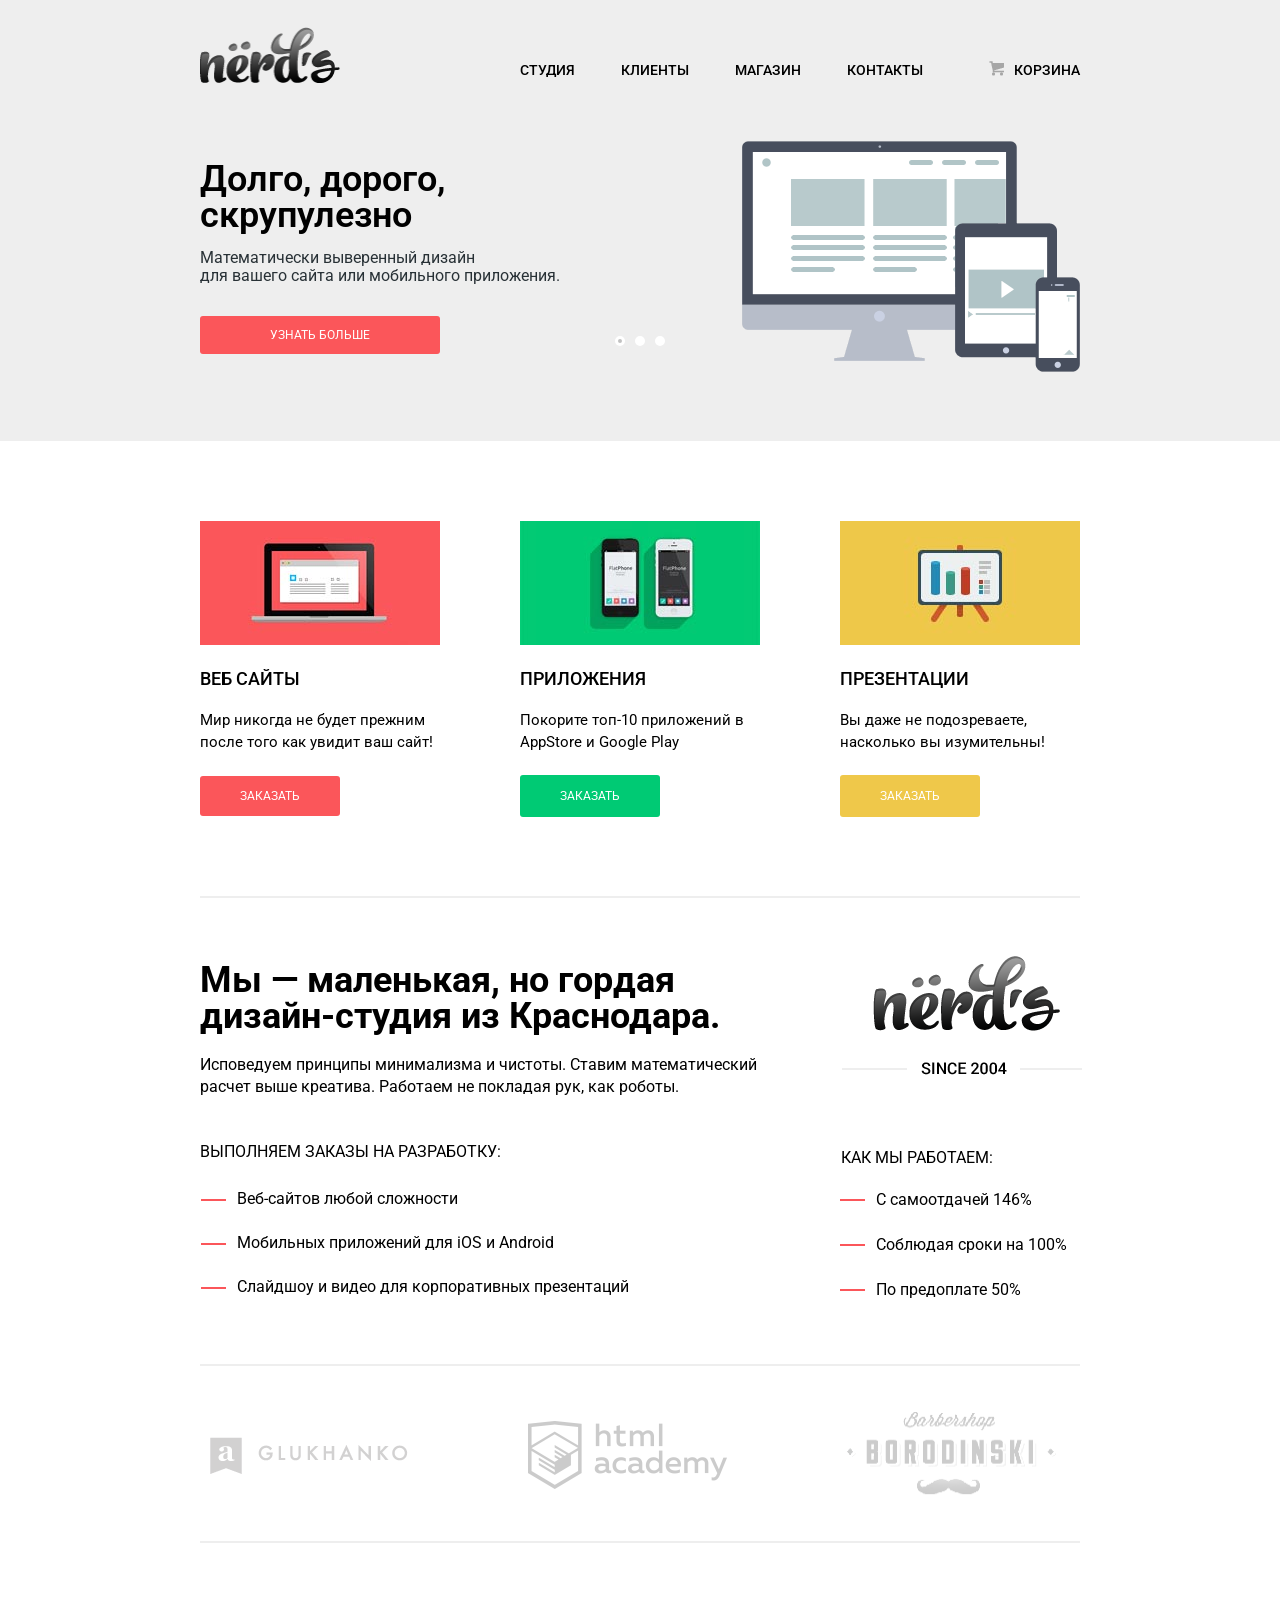
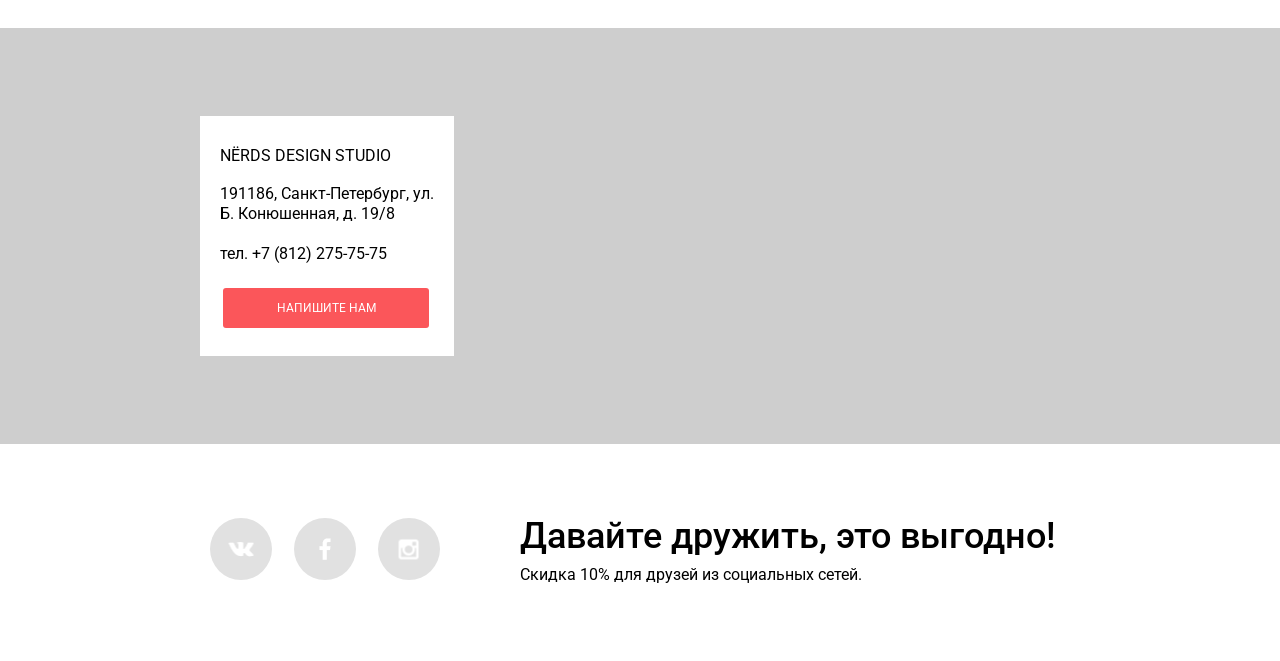
<file: nerds/index.html>
<!DOCTYPE html>
<html lang="ru">

<head>
  <meta charset="utf-8">
  <title>Nerds</title>
  <link href="https://fonts.googleapis.com/css?family=Roboto:400,500&subset=latin,cyrillic" rel="stylesheet">
  <link rel="stylesheet" href="css/normalize-min.css">
  <link rel="stylesheet" href="css/style-min.css">
</head>

<body>
  <header class="main-header">
    <div class="container">
      <div class="header-top clearfix">
        <div class="logo-img">
          <img src="img/logo.png" width="140" height="56" alt="logo nerds">
        </div>
        <nav class="main-menu">
          <ul>
            <li>
              <a href="#">Студия</a>
            </li>
            <li>
              <a href="#">Клиенты</a>
            </li>
            <li>
              <a href="catalog.html">Магазин</a>
            </li>
            <li>
              <a href="#">Контакты</a>
            </li>
          </ul>
        </nav>
        <div class="basket">
          <a class="a-basket" href="#">Корзина</a>
        </div>
      </div>
      <div class="header-slider">
        <div class="slider">
          <input type="radio" id="btn-1" name="toggle" checked>
          <input type="radio" id="btn-2" name="toggle">
          <input type="radio" id="btn-3" name="toggle">
          <div class="slider-controls">
            <label for="btn-1"></label>
            <label for="btn-2"></label>
            <label for="btn-3"></label>
          </div>
          <div class="slides">
            <div class="slide">
              <div class="slide-text">
                <div class="slide-title">Долго, дорого, скрупулезно</div>
                <p>Математически выверенный дизайн
                  <br> для вашего сайта или мобильного приложения.</p>
                <a class="btn" href="#">Узнать больше</a>
              </div>
            </div>
            <div class="slide">
              <div class="slide-text-2">
                <div class="slide-title">Любите ли вы математику,
                  <br>как любим ее мы?
                </div>
                <p>Нашим дизайнерам мы удаляем нейроны, ответственные
                  <br>за креатив, чтобы дать им возможность все просчитать
                </p>
                <a class="btn" href="#">Узнать больше</a>
              </div>
            </div>
            <div class="slide">
              <div class="slide-text-2">
                <div class="slide-title">Только наркотики,
                  <br> только хардкор!</div>
                <p>Все дизайнерские решения в нашей компании принимаются только под воздействием качественных галлюциногенов</p>
                <a class="btn" href="#">Узнать больше</a>
              </div>
            </div>
          </div>
        </div>
      </div>
    </div>
  </header>
  <main class="container">
    <section class="content-services clearfix">
      <div class="content-services-order">
        <img src="img/content-pc.jpg" width="240" height="124" alt="Web sites">
        <h2 class="web-sites">Веб сайты</h2>
        <p>Мир никогда не будет прежним после того как увидит ваш сайт!</p>
        <a class="btn btn-red" href="#">Заказать</a>
      </div>
      <div class="content-services-order">
        <img src="img/content-app.jpg" width="240" height="124" alt="applications">
        <h2 class="applications">Приложения</h2>
        <p>Покорите топ-10 приложений в AppStore и Google Play</p>
        <a class="btn btn-green" href="#">Заказать</a>
      </div>
      <div class="content-services-order">
        <img src="img/content-presentation.jpg" width="240" height="124" alt="presentation">
        <h2 class="presentation">Презентации</h2>
        <p>Вы даже не подозреваете, насколько вы изумительны!</p>
        <a class="btn btn-yellow" href="#">Заказать</a>
      </div>
    </section>
    <div class="content-description clearfix">
      <div class="content-description-left">
        <h1>Мы — маленькая, но гордая дизайн-студия из Краснодара.</h1>
        <p>Исповедуем принципы минимализма и чистоты. Ставим математический расчет выше креатива. Работаем не покладая рук, как роботы.</p>
        <h2>Выполняем заказы на разработку:</h2>
        <ul class="content-list-2">
          <li>
            Веб-сайтов любой сложности
          </li>
          <li>
            Мобильных приложений для iOS и Android
          </li>
          <li>
            Слайдшоу и видео для корпоративных презентаций
          </li>
        </ul>
      </div>
      <div class="content-description-right">
        <figure class="content-img">
          <img src="img/content-logo.png" width="240" height="119" alt="logotype">
        </figure>
        <h2>Как мы работаем:</h2>
        <ul class="content-list">
          <li>
            С самоотдачей 146%
          </li>
          <li>
            Соблюдая сроки на 100%
          </li>
          <li>
            По предоплате 50%
          </li>
        </ul>
      </div>
    </div>
    <div class="content-partners">
      <a class="content-partner" href="#"><img src="img/content-glukhanko.png" width="198" height="37" alt="Logotype"></a>
      <a class="content-partner" href="#"><img src="img/content-html-academy.png" width="199" height="68" alt="Logotype"></a>
      <a class="content-partner" href="#"><img src="img/content-borodisnki.png" width="209" height="86" alt="Logotype"></a>
    </div>

  </main>
  <div class="map">
    <iframe src="https://www.google.com/maps/embed?pb=!1m18!1m12!1m3!1d1998.5989424124054!2d30.320894616195037!3d59.9387968690478!2m3!1f0!2f0!3f0!3m2!1i1024!2i768!4f13.1!3m3!1m2!1s0x4696310fca5ba729%3A0xea9c53d4493c879f!2z0JHQvtC70YzRiNCw0Y8g0JrQvtC90Y7RiNC10L3QvdCw0Y8g0YPQuy4sIDE5LCDQodCw0L3QutGCLdCf0LXRgtC10YDQsdGD0YDQsywgMTkxMTg2!5e0!3m2!1sru!2sru!4v1455724648764"
        width="100%" height="450" frameborder="0" style="border:0" allowfullscreen></iframe>
    <div class="form">
      <h2>NЁRDS DESIGN STUDIO</h2>
      <p>191186, Санкт-Петербург, ул. Б. Конюшенная, д. 19/8</p>
      <a class="tel" href="tel:+78122757575">тел. +7 (812) 275-75-75</a>
      <a class="btn btn-form" href="/form">Напишите нам</a>
    </div>
  </div>
  <footer class="main-footer">
    <div class="container clearfix">
      <div class="footer-social">
        <a class="social-btn social-btn-vk" href="#">Вконтакте</a>
        <a class="social-btn social-btn-fb" href="#">Фейсбук</a>
        <a class="social-btn social-btn-inst" href="#">Инстаграм</a>
      </div>
      <div class="footer-text">
        <h2>Давайте дружить, это выгодно!</h2>
        <p>Скидка 10% для друзей из социальных сетей.</p>
      </div>
    </div>
  </footer>
  <div class="modal-content">
    <form class="feedback-form" action="#" method="get">
      <div class="form-field name-field">
        <label for="name-field">Ваше имя:</label>
        <input type="text" name="name" placeholder="Представьтесь, пожалуйста" id="name-field">
      </div>
      <div class="form-field email-field">
        <label for="email-field">Ваш e-mail:</label>
        <input type="email" name="email" placeholder="Для отправки ответа" id="email-field">
      </div>
      <div class="form-field text-field">
        <label for="text-field">Текст письма:</label>
        <textarea name="text" placeholder="В свободной форме" id="text-field"></textarea>
      </div>
      <button class="btn send-btn" type="submit">Отправить</button>
    </form>
    <button class="modal-content-close" type="button" title="Закрыть">Закрыть</button>
  </div>
  <script src="js/feedback-min.js"></script>
</body>

</html>
</file>
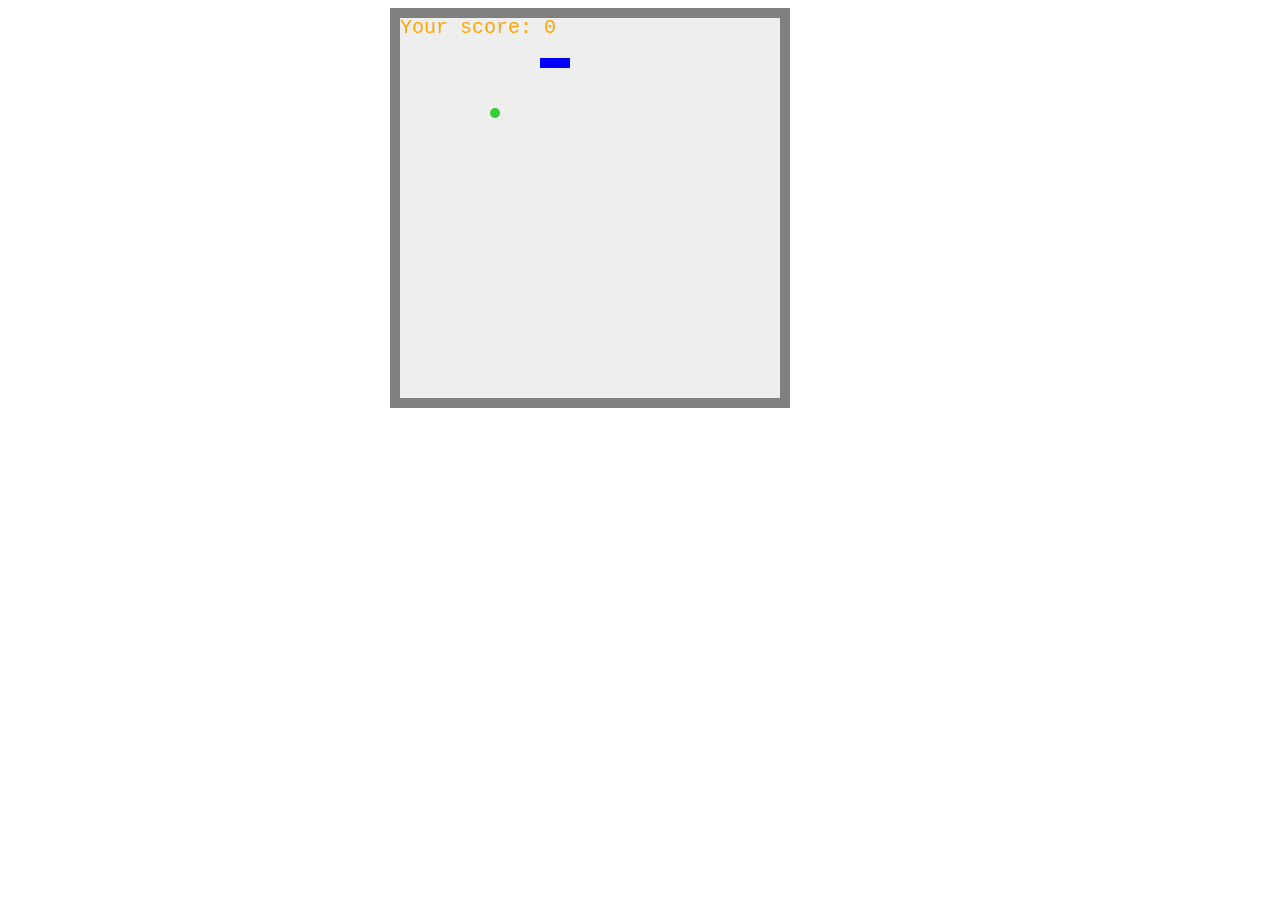
<file: snake/index.html>
<!DOCTYPE html>
<html>

<head>
  <meta charset="utf-8">
  <title>Snake</title>
  <script src="https://code.jquery.com/jquery-3.1.1.min.js" type="text/javascript"></script>
  <link rel="stylesheet" href="css/main.css">
</head>

<body>
  <div class="container">
    <canvas id="canvas" width="400" height="400"></canvas>
  </div>

  <script src="js/main.js" type="text/javascript"></script>
</body>

</html>
</file>
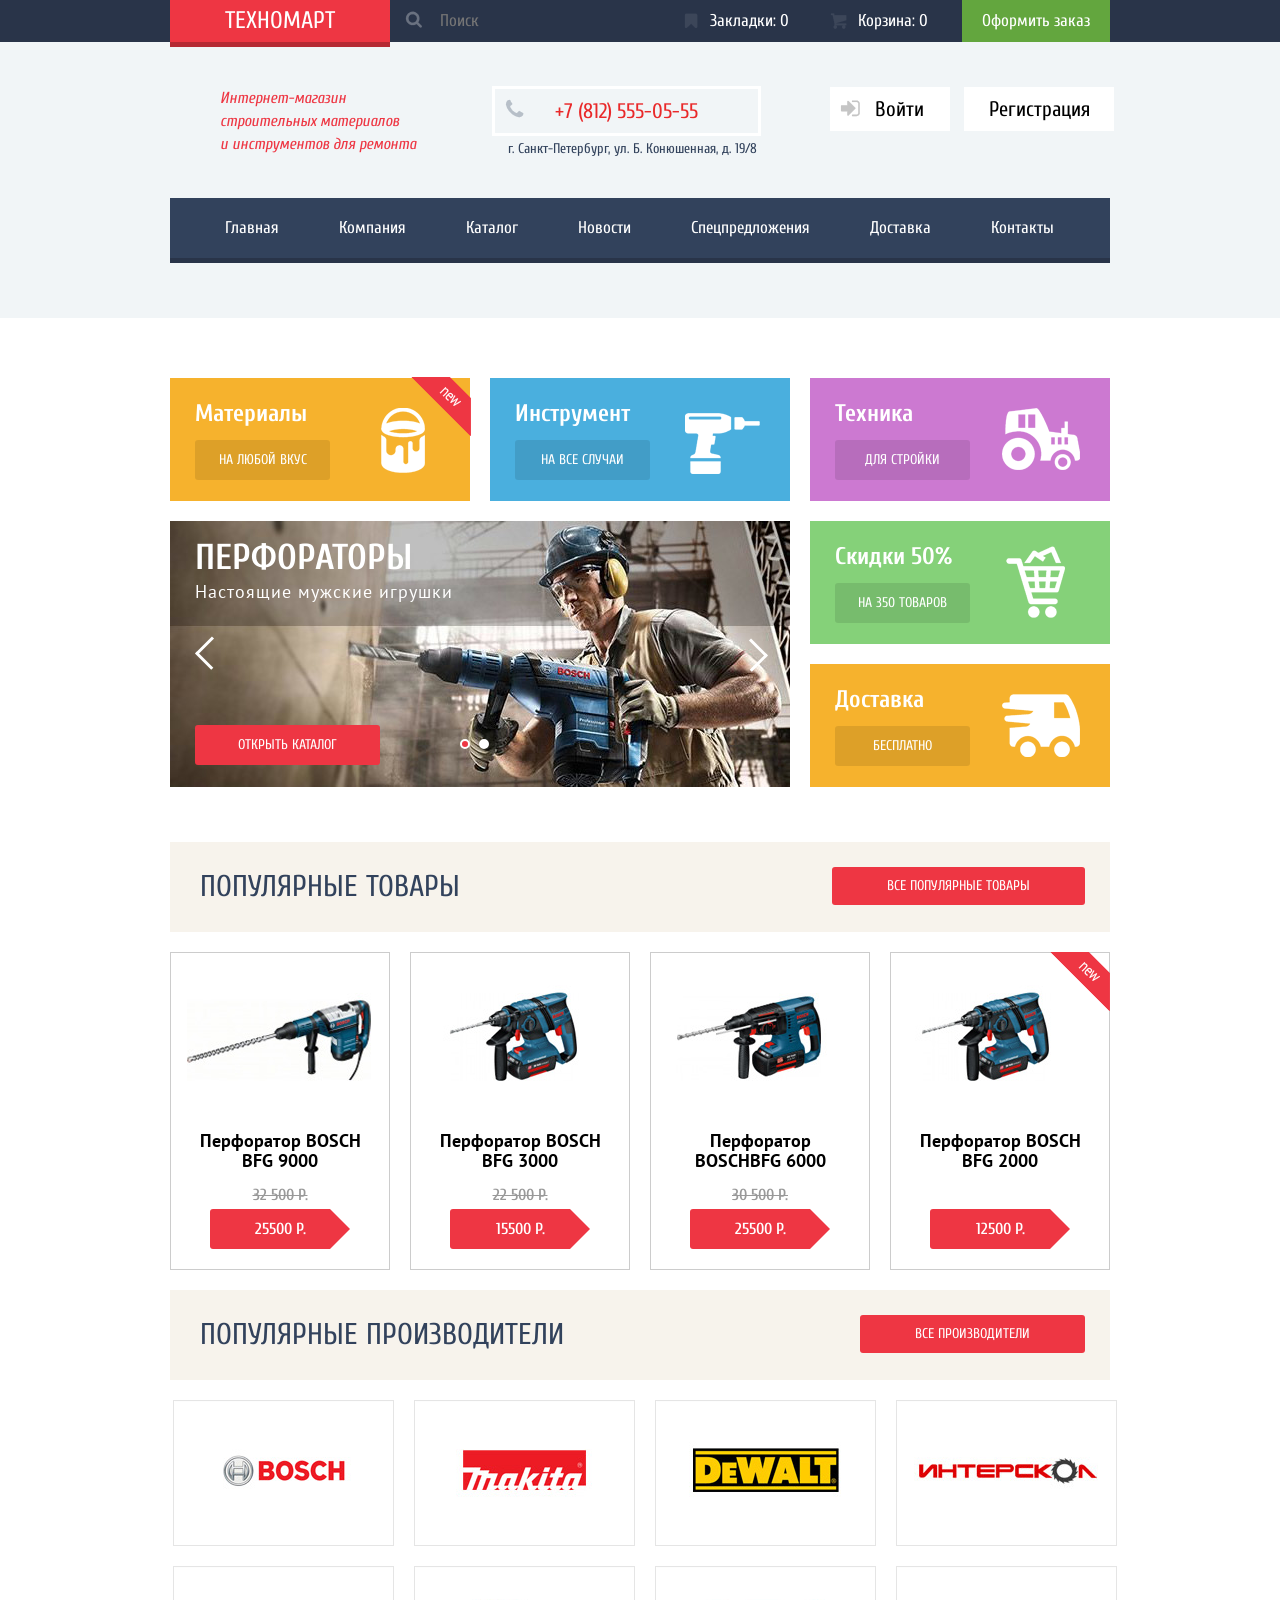
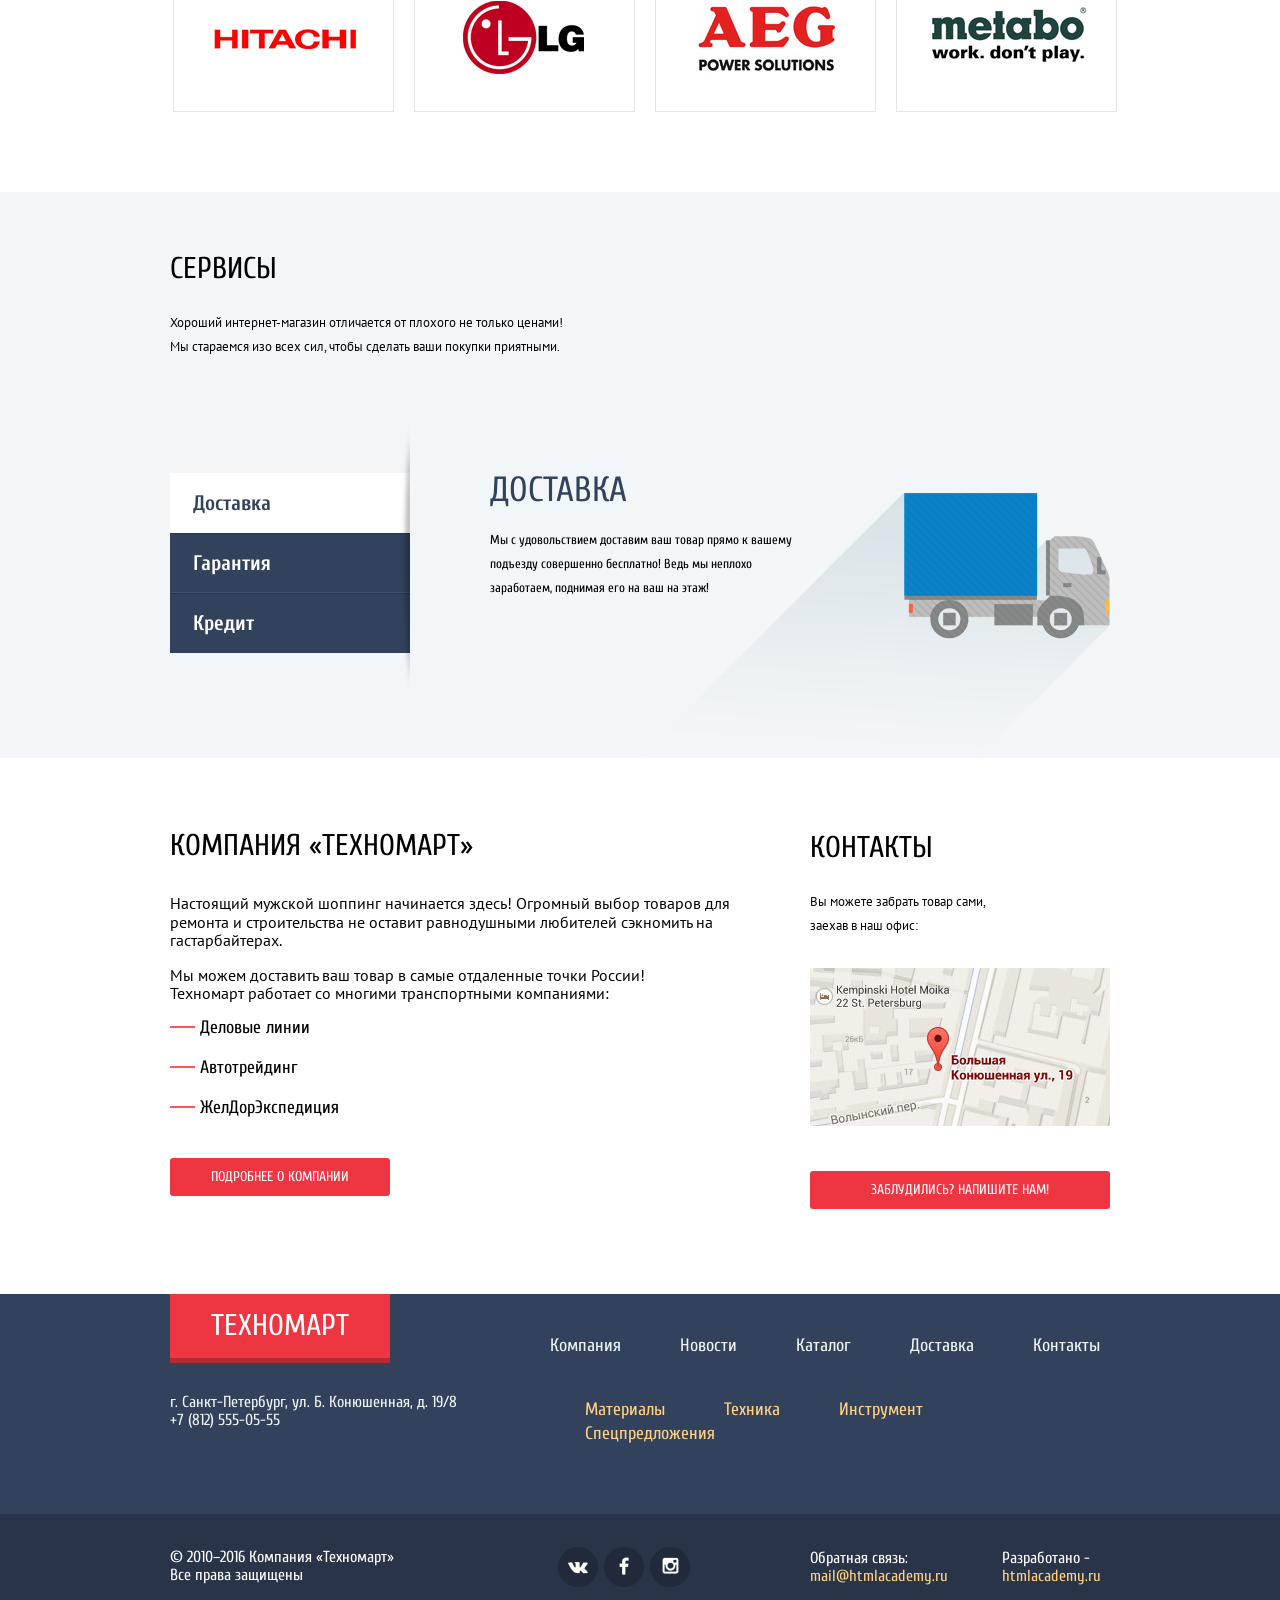
<file: technomart/index.html>
<!DOCTYPE html>
<html lang="ru">

<head>
  <meta charset="utf-8">
  <link href="https://fonts.googleapis.com/css?family=Cuprum:400,700&subset=latin,cyrillic" rel="stylesheet" type="text/css">
  <link href="https://fonts.googleapis.com/css?family=PT+Sans:400,700,700italic,400italic&subset=latin,cyrillic" rel="stylesheet" type="text/css">
  <link rel="stylesheet" href="css/normalize-min.css">
  <link rel="stylesheet" href="css/style-min.css">

  <title>Technomart</title>
</head>

<body>
  <header class="main-header">
    <div class="top-menu">
      <div class="container clearfix">
        <h1 class="main-title">
          <a class="main-title-link" href="index.html">Техномарт</a>
        </h1>
        <div class="search-block">
          <input class="search-field" id="search" type="search" name="search" placeholder="Поиск">
          <label class="search-label" for="search">Поиск</label>
        </div>
        <div class="header-top-info-panel">
          <a class="btn-boormark icon-bookmark" href="#">Закладки: <span>0</span></a>
          <a class="btn-cart icon-basket" href="#">Корзина: <span>0</span></a>
          <a class="btn-checkout" href="#">Оформить заказ</a>
        </div>
      </div>
    </div>
    <div class="container">
      <div class="middlemenu clearfix">
        <h3>Интернет-магазин<br>
            строительных материалов<br>
            и инструментов для ремонта</h3>
        <div class="user-contacts">
          <span class="user-tel">+7 (812) 555-05-55</span>
          <span class="user-location">г. Санкт-Петербург, ул. Б.  Конюшенная, д. 19/8</span>
        </div>
        <div class="user-login-block">
          <div class="entrance">
            <a class="entrance-link" href="#">Войти</a>
            <a class="reg-link" href="#">Регистрация</a>
          </div>
          <div class="user-panel" style="display: none">
            <div class="user-panel-top">
              <a class="user-name" href="#">Равшан Джамшутович</a>
              <a class="exit" href="#">Выход</a>
            </div>
            <ul class="user-panel-list">
              <li class="booking">
                <a href="#">Мои заказы</a>
              </li>
              <li>
                <a href="#">Личный кабинет</a>
              </li>
            </ul>
          </div>
        </div>
      </div>
      <nav class="main-navigation">
        <ul>
          <li class="active">
            <a>Главная</a>
          </li>
          <li>
            <a href="#">Компания</a>
          </li>
          <li>
            <a href="catalog.html">Каталог</a>
          </li>
          <li>
            <a href="#">Новости</a>
          </li>
          <li>
            <a href="#">Спецпредложения</a>
          </li>
          <li>
            <a href="#">Доставка</a>
          </li>
          <li>
            <a class="last-link" href="#">Контакты</a>
          </li>
        </ul>
      </nav>
    </div>
  </header>
  <main>
    <div class="products container clearfix">
      <div class="product-item material new">
        <h2>Материалы</h2>
        <a href="#">На любой вкус</a>
      </div>
      <div class="product-item instrument">
        <h2>Инструмент</h2>
        <a href="#">На все случаи</a>
      </div>
      <div class="product-item technical">
        <h2>Техника</h2>
        <a href="#">Для стройки</a>
      </div>
      <div class="product-item slider">
        <input type="radio" name="slide" id="slide1" checked>
        <input type="radio" name="slide" id="slide2">
        <div class="slide slide1">
          <label for="slide1" class="arrow-left"></label>
          <label for="slide2" class="arrow-right"></label>
          <div class="slide-content">
            <h2 class="slide-title">Перфораторы</h2>
            <p class="slide-text">Настоящие мужские игрушки</p>
            <a class="btn" href="#">Открыть каталог</a>
          </div>
          <div class="slide-controls">
            <label for="slide1"></label>
            <label for="slide2"></label>
          </div>
        </div>
        <div class="slide slide2">
          <label for="slide1" class="arrow-left"></label>
          <label for="slide2" class="arrow-right"></label>
          <div class="slide-content">
            <h2 class="slide-title">Дрели</h2>
            <p class="slide-text">Соседям на радость</p>
            <a class="btn" href="#">Открыть каталог</a>
          </div>
          <div class="slide-controls">
            <label for="slide1"></label>
            <label for="slide2"></label>
          </div>
        </div>
      </div>
      <div class="product-item sales">
        <h2>Скидки 50%</h2>
        <a href="#">На 350 товаров</a>
      </div>
      <div class="product-item delivery">
        <h2>Доставка</h2>
        <a href="#">Бесплатно</a>
      </div>
    </div>
    <div class="popular-products container">
      <div class="popular-header clearfix">
        <h4>Популярные товары</h4>
        <a class="btn btn-popular" href="#">Все популярные товары</a>
      </div>
      <div class="catalog-items">
        <article class="catalog-item">
          <div class="actions">
            <a class="buy" href="#">Купить</a>
            <a class="bookmark" href="#">В закладки</a>
          </div>
          <div class="catalog-item-image">
            <img src="img/popular-bfg9000.jpg" width="218" height="173" alt="Перфоратор BOSCH BFG 9000">
          </div>
          <h1 class="title">Перфоратор BOSCH BFG 9000</h1>
          <div class="discount">32 500 Р.</div>
          <div class="price">25500 Р.</div>
        </article>
        <article class="catalog-item">
          <div class="actions">
            <a class="buy" href="#">Купить</a>
            <a class="bookmark" href="#">В закладки</a>
          </div>
          <div class="catalog-item-image">
            <img src="img/popular-bfg3000.jpg" width="218" height="173" alt="Перфоратор BOSCH BFG 3000">
          </div>
          <h1 class="title">Перфоратор BOSCH BFG 3000</h1>
          <div class="discount">22 500 Р.</div>
          <div class="price">15500 Р.</div>
        </article>
        <article class="catalog-item">
          <div class="actions">
            <a class="buy" href="#">Купить</a>
            <a class="bookmark" href="#">В закладки</a>
          </div>
          <div class="catalog-item-image">
            <img src="img/popular-bfg6000.jpg" width="218" height="173" alt="Перфоратор BOSCHBFG 6000">
          </div>
          <h1 class="title">Перфоратор BOSCHBFG 6000</h1>
          <div class="discount">30 500 Р.</div>
          <div class="price">25500 Р.</div>
        </article>
        <article class="catalog-item new">
          <div class="actions">
            <a class="buy" href="#">Купить</a>
            <a class="bookmark" href="#">В закладки</a>
          </div>
          <div class="catalog-item-image">
            <img src="img/popular-bfg2000.jpg" width="218" height="173" alt="Перфоратор BOSCH BFG 2000">
          </div>
          <h1 class="title">Перфоратор BOSCH BFG 2000</h1>
          <div class="discount"></div>
          <div class="price">12500 Р.</div>
        </article>
      </div>
      <div class="popular-header clearfix">
        <h4>Популярные производители</h4>
        <a class="btn btn-popular-" href="#">все производители</a>
      </div>
      <div class="popular-brands">
        <div class="popular-brand item">
          <img src="img/bosch.jpg" alt="bosch">
        </div>
        <div class="popular-brand item">
          <img src="img/makita.jpg" alt="makita">
        </div>
        <div class="popular-brand item">
          <img src="img/DeWALT.jpg" alt="dewalt">
        </div>
        <div class="popular-brand item">
          <img src="img/interskol.jpg" alt="Интерскол">
        </div>
        <div class="popular-brand item">
          <img src="img/Hitachi.jpg" alt="hitachi">
        </div>
        <div class="popular-brand item">
          <img src="img/LG.jpg" alt="lg">
        </div>
        <div class="popular-brand item">
          <img src="img/AEG.jpg" alt="aeg">
        </div>
        <div class="popular-brand item">
          <img src="img/Metabo.jpg" alt="metabo">
        </div>
      </div>
    </div>
    <div class="services">
      <div class="container clearfix">
        <div class="services-header">
          <h3>Сервисы</h3>
          <p>Хороший интернет-магазин отличается от плохого не только ценами!
            <br>Мы стараемся изо всех сил, чтобы сделать ваши покупки приятными.</p>
        </div>
        <div class="service-slide clearfix">
          <input type="radio" name="service" id="delivery" checked>
          <input type="radio" name="service" id="gurantee">
          <input type="radio" name="service" id="credit">

          <ul class="service-list">
            <li class="service-item"><label for="delivery">Доставка</label></li>
            <li class="service-item"><label for="gurantee">Гарантия</label></li>
            <li class="service-item"><label for="credit">Кредит</label></li>
          </ul>

          <section class="delivery-block  service-block">
            <h2>Доставка</h2>
            <p>
              Мы с удовольствием доставим ваш товар прямо к вашему подъезду совершенно бесплатно! Ведь мы неплохо заработаем, поднимая его на ваш на этаж!
            </p>
          </section>
          <section class="gurantee-block service-block">
            <h2 class="gurantee-title">Гарантии</h2>
            <p>
              Если купленный у нас товар поломается или заискрит, а также в случае пожара, спровоцированного его возгаранием, вы всегда можете быть уверены в нашей гарантии. Мы обменяем сгоревший товар на новый. Дом уж восстановите как-нибудь сами.
            </p>
          </section>
          <section class="credit-block service-block">
            <h2 class="credit-title">Кредит</h2>
            <p>
              Залезть в долговую яму стало проще! Кредитные консультанты придут вам на помощь.
            </p>
            <a class="btn" href="#">Отправить заявку</a>
          </section>
        </div>
      </div>
    </div>

    <div class="info clearfix container">
      <div class="info-left">
        <h3>Компания «Техномарт»</h3>
        <p>Настоящий мужской шоппинг начинается здесь! Огромный выбор товаров для ремонта и строительства не оставит равнодушными любителей сэкномить на гастарбайтерах.
        </p>
        <p class="info-left-par">Мы можем доставить ваш товар в самые отдаленные точки России! Техномарт работает со многими транспортными компаниями:
        </p>
        <ul class="info-list">
          <li>Деловые линии</li>
          <li>Автотрейдинг</li>
          <li>ЖелДорЭкспедиция</li>
        </ul>
        <a class="btn info-left-btn" href="#">Подробнее о компании</a>
      </div>
      <div class="info-right">
        <h3>Контакты</h3>
        <p>Вы можете забрать товар сами,<br> заехав в наш офис:
        </p>
        <div class="map">
          <a class="interactive-map" href="https://goo.gl/maps/VBxNVcvYrDB2"><img src="img/mini-map.jpg" width="300" height="158" alt="карта проезда"></a>
        </div>
        <a class="btn feedback-btn" href="#">Заблудились? Напишите нам!</a>

        <div class="feedback-wrapper close-wrapper">
          <form action="https://echo.htmlacademy.ru" method="post">
            <div class="form-top-line clearfix">
              <label for="name">Ваше имя:</label>
              <label for="email">Ваш e-mail:</label>
              <input type="text" name="name" id="name" placeholder="Представьтесь, пожалуйста">
              <input type="email" name="email" id="email" placeholder="Для отправки ответа">
            </div>
            <div class="form-bottom-line clearfix">
              <label for="message" class="text-field">Текст письма:</label>
              <textarea name="message" id="message" placeholder="В свободной форме"></textarea>
            </div>
            <div class="button-area">
              <button class="feedback-submit-btn btn" type="submit">Отправить</button>
            </div>
          </form>
          <button class="close-cross close-popup" type="button"></button>
        </div>
        <div class="map-wrapper close-wrapper">
          <iframe src="https://www.google.com/maps/embed?pb=!1m18!1m12!1m3!1d1998.598942412409!2d30.320894616222446!3d59.938796869047735!2m3!1f0!2f0!3f0!3m2!1i1024!2i768!4f13.1!3m3!1m2!1s0x4696310fca5ba729%3A0xea9c53d4493c879f!2z0JHQvtC70YzRiNCw0Y8g0JrQvtC90Y7RiNC10L3QvdCw0Y8g0YPQuy4sIDE5LCDQodCw0L3QutGCLdCf0LXRgtC10YDQsdGD0YDQsywgMTkxMTg2!5e0!3m2!1sru!2sru!4v1456566656272"
              width="940" height="446" frameborder="0" style="border:0" allow></iframe>
          <button class="close-cross close-popup" type="button"></button>
        </div>
      </div>
    </div>
  </main>
  <footer class="footer">
    <div class="top-footer-wrapper">
      <div class="container">
        <div class="top-footer clearfix">
          <div class="footer-info">
            <h1 class="main-title">
          <a class="main-title-link" href="index.html">Техномарт</a>
        </h1>
            <p>г. Санкт-Петербург, ул. Б. Конюшенная, д. 19/8</p>
            <span>+7 (812) 555-05-55</span>

          </div>
          <nav class="footer-top-menu clearfix">
            <ul>
              <li>
                <a href="#">Компания</a>
              </li>
              <li>
                <a href="#">Новости</a>
              </li>
              <li>
                <a href="#">Каталог</a>
              </li>
              <li>
                <a href="#">Доставка</a>
              </li>
              <li>
                <a href="#">Контакты</a>
              </li>
            </ul>
          </nav>
          <nav class="footer-bottom-menu clearfix">
            <ul>
              <li>
                <a href="#">Материалы</a>
              </li>
              <li>
                <a href="#">Техника</a>
              </li>
              <li>
                <a href="#">Инструмент</a>
              </li>
              <li>
                <a href="#">Спецпредложения</a>
              </li>
            </ul>
          </nav>
        </div>
      </div>
    </div>
    <div class="bottom-footer clearfix">
      <div class="container">

        <div class="copyright">
          <p>
            © 2010–2016 Компания «Техномарт»<br> Все права защищены
          </p>
        </div>
        <div class="footer-social">
          <a class="social-btn social-btn-vk" href="#">Вконтакте</a>
          <a class="social-btn social-btn-fb" href="#">Фейсбук</a>
          <a class="social-btn social-btn-inst" href="#">Инстаграм</a>
        </div>
        <div class="footer-info-wrapper">
          <div class="footer-info-feedback footer-info-feedback-left">
            <p>Обратная связь:</p>
            <a href="#">mail@htmlacademy.ru</a>
          </div>
          <div class="footer-info-feedback footer-info-feedback-right">
            <p>Разработано -</p>
            <a href="htmlacademy.ru">htmlacademy.ru</a>
          </div>
        </div>
      </div>
    </div>
  </footer>
  <div class="cart-wrapper close-wrapper clearfix">
    <span class="cart-wrapper-title">Товар добавлен в корзину!</span>
      <div class="button-area clearfix">
        <a class="cart-wrapper-btn btn" href="#">Офомить заказ</a>
        <a class="item-in-cart" href="#">Продолжить покупки</a>
      </div>
    <button class="close-cross close-popup" type="button"></button>
  </div>
  <script src="js/main.js"></script>

</body>

</html>
</file>
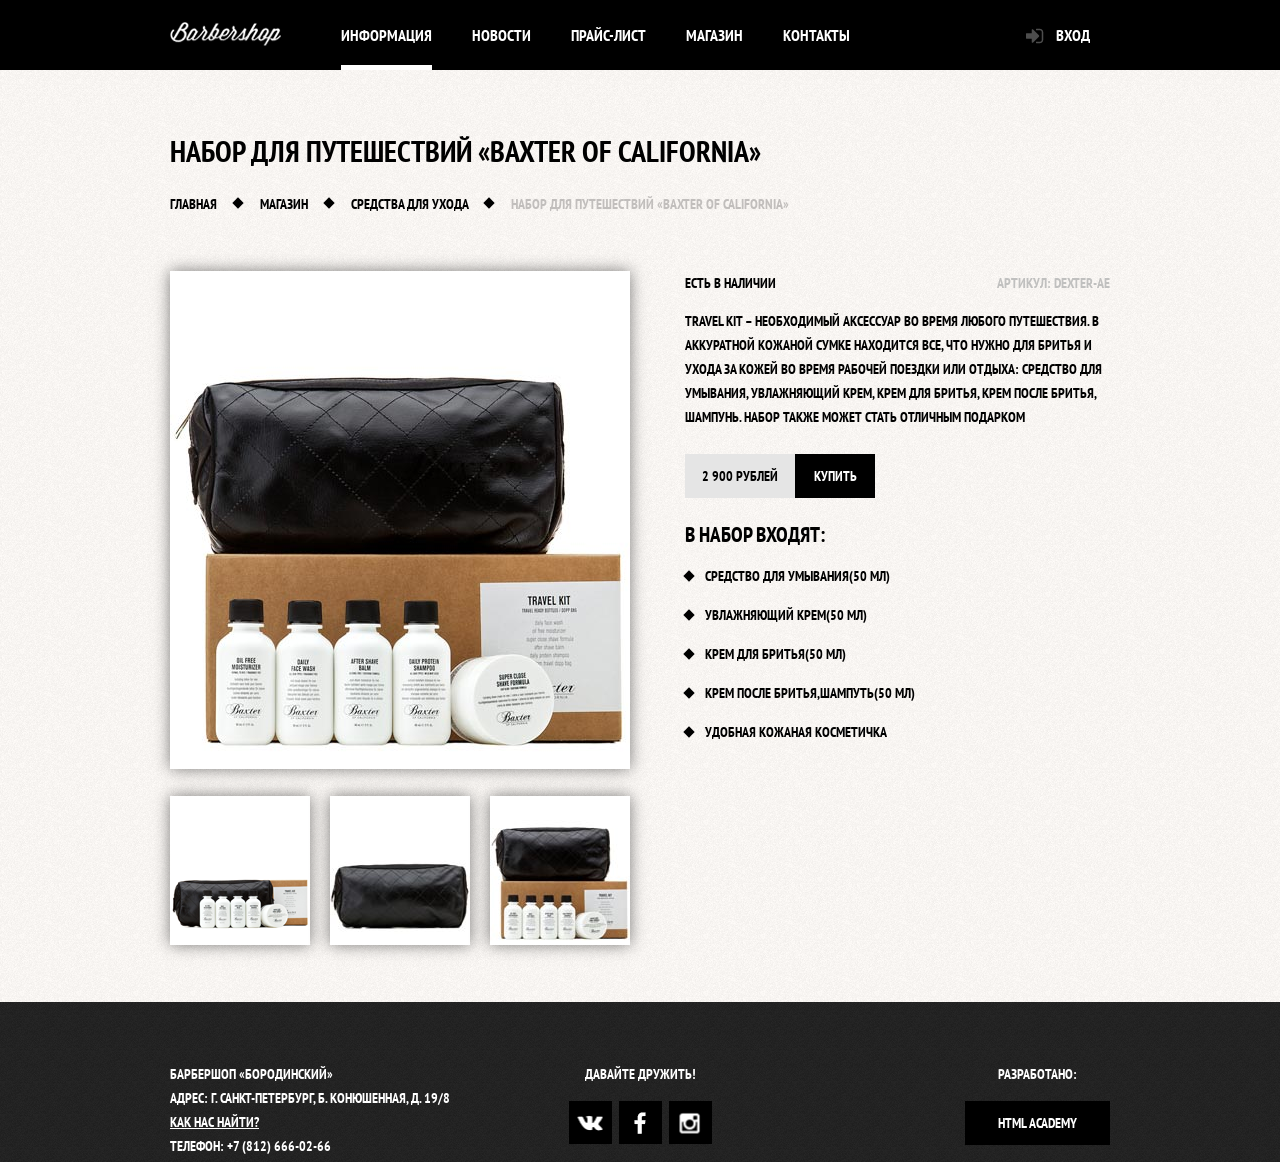
<file: barbershop/item.html>
<!DOCTYPE html>
<html lang="ru">
  <head>
    <meta charset="utf-8">
    <title>Барбершоп Товары</title>
    <link rel="stylesheet" href="https://fonts.googleapis.com/css?family=PT+Sans+Narrow:400,700&amp;subset=latin,cyrillic">
    <link rel="stylesheet" href="css/normalize-min.css">
    <link rel="stylesheet" href="css/style-min.css">
  </head>
  <body class="body-inside">
    <header class="main-header">
      <div class="container  clearfix">
        <div class="logo-barbershop">
          <a href="index.html"><img src="img/logo-mini.png" height="24" width="111" alt="logo"></a>
        </div>
          <ul class="main-menu">
            <li class="active">
              <a href="item.html">Информация</a>
            </li>
            <li>
              <a href="#">Новости</a>
            </li>
            <li>
              <a href="price.html">Прайс-лист</a>
            </li>
            <li>
              <a href="shop.html">Магазин</a>
            </li>
            <li>
              <a href="#">Контакты</a>
            </li>
          </ul>
        <div class="user-block">
          <a class="login" href="#">Вход</a>
        </div>
      </div>
    </header>
    <main class="container">
      <h1>Набор для путешествий «Baxter of California»</h1>
        <ul class="breadcrumbs">
          <li>
            <a href="index.html">Главная</a>
          </li>
          <li>
            <a href="#">Магазин</a>
          </li>
          <li>
            <a href="#">Средства для ухода</a>
          </li>
          <li class="breadcrumbs-gray">
          Набор для путешествий «Baxter of California»
          </li>
        </ul>
        <div class="product-content clearfix">
          <div class="product-content-left">
            <figure class="big-img">
              <img src="img/big-gallery.jpg" height="498" width="460" alt="Товар">
            </figure>
            <div class="images">
              <a class="img-1" href="#"><img src="img/gallery-1.png"  height="149"  width="140" alt="content-image"></a>
              <a class="img-2" href="#"><img src="img/gallery-3.jpg"  height="149"  width="140" alt="content-image"></a>
              <a class="img-3" href="#"><img src="img/gallery-2.jpg"  height="149"  width="140"  alt="content-image"></a>
            </div>
          </div>
           <div class="product-content-right">
            <div class="product-information">
               <b class="available left">Есть в наличии</b>
               <b class="article">Артикул: Dexter-Ae</b>
            </div>
              <p>
                Travel Kit – необходимый аксессуар во время любого
                путешествия. В аккуратной кожаной сумке находится все, что
                нужно для бритья и ухода за кожей во время рабочей поездки
                 или отдыха: средство для умывания, увлажняющий крем, крем
                 для бритья, крем после бритья, шампунь. Набор также может
                 стать отличным подарком
              </p>
            <div class="product-order">
              <span class="price">2 900 рублей</span>
              <a class="btn">Купить</a>
            </div>
            <h2>В набор входят:</h2>
          <ul class="list-item">
          <li>Средство для умывания(50 мл)</li>
          <li>Увлажняющий крем(50 мл)</li>
          <li>Крем для бритья(50 мл)</li>
          <li>Крем после бритья,шампуть(50 мл)</li>
          <li>Удобная кожаная косметичка</li>
        </ul>
          </div>
        </div>
    </main>
    <footer class="footer-inside">
      <div class="container">
        <section class="footer-contacts">
          Барбершоп «Бородинский»<br>
          Адрес: г. Санкт-Петербург, Б. Конюшенная, д. 19/8<br>
          <a href="#">Как нас найти?</a><br>
          Телефон: +7 (812) 666-02-66
        </section>
        <section class="footer-social">
          <p>Давайте дружить!</p>
          <a class="social-btn social-btn-vk" href="#">Вконтакте</a>
          <a class="social-btn social-btn-fb" href="#">Фейсбук</a>
          <a class="social-btn social-btn-inst" href="#">Инстаграм</a>
        </section>
        <section class="footer-copyright">
          <p>Разработано:</p>
          <a class="btn" href="https://htmlacademy.ru">HTML Academy</a>
        </section>
      </div>
    </footer>
    <div class="modal-content">
        <button class="modal-content-close" type="button" title="Закрыть">Закрыть</button>
        <h2 class="modal-content-title">Личный кабинет</h2>
        <p>Введите свой логин и пароль.</p>
        <form class="login-form" action="https://echo.htmlacademy.ru" method="post">
          <input class="icon-user" type="text" name="login" placeholder="Логин">
          <input class="icon-password" type="password"  name="password" placeholder="Пароль">
          <label class="login-checkbox">
            <input type="checkbox" name="remember">
            <span class="checkbox-indicator"></span>
            Запомните меня
          </label>
          <a class="restore" href="#">Я забыл пароль!</a>
          <button class="btn" type="submit">Войти</button>
        </form>
      </div>
    <script src="js/popups-min.js"></script>
  </body>
</html>
</file>
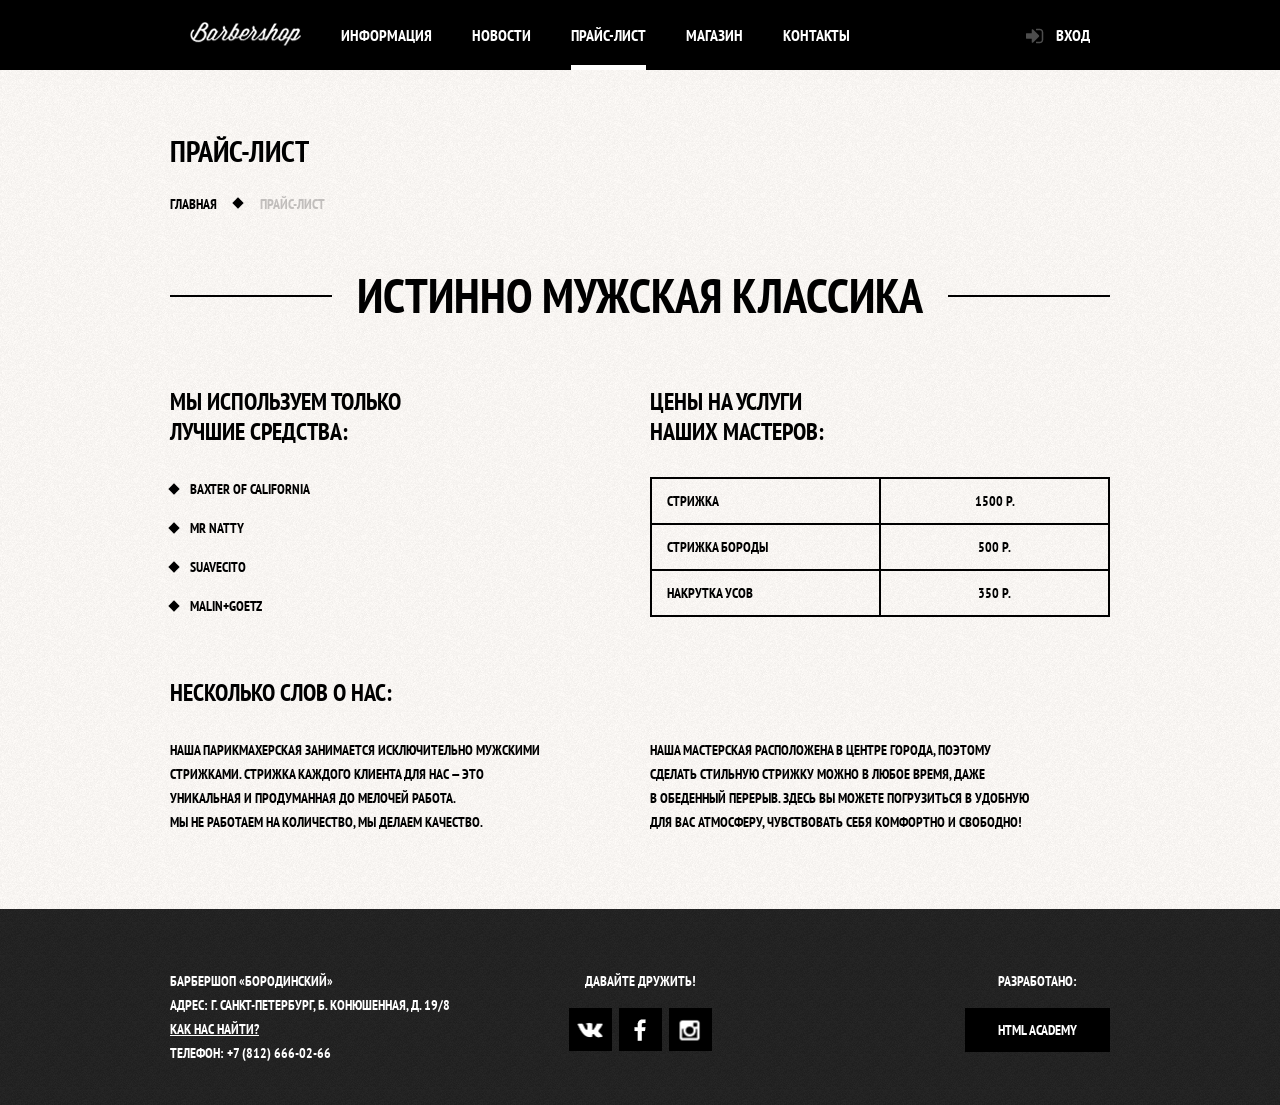
<file: barbershop/price.html>
<!DOCTYPE html>
<html lang="ru">
  <head>
    <meta charset="utf-8">
    <title>Барбершоп «Бородинский»</title>
    <link rel="stylesheet" href="https://fonts.googleapis.com/css?family=PT+Sans+Narrow:400,700&amp;subset=latin,cyrillic">
    <link rel="stylesheet" href="css/normalize-min.css">
    <link rel="stylesheet" href="css/style-min.css">
  </head>
  <body class="inner-body">
    <header class="main-header">
      <div class="container clearfix">
        <nav class="main-navigation">
          <a class="logo-inner" href="index.html">
            <img src="img/logo-mini.png" width="111" height="24" alt="Барбершоп «Бородинский»">
          </a>
          <ul>
            <li>
              <a href="item.html">Информация</a>
            </li>
            <li>
              <a href="#">Новости</a>
            </li>
            <li class="active">
              <span>Прайс-лист</span>
            </li>
            <li>
              <a href="shop.html">Магазин</a>
            </li>
            <li>
              <a href="#">Контакты</a>
            </li>
          </ul>
        </nav>
        <div class="user-block">
          <a class="login" href="#">Вход</a>
        </div>
      </div>
    </header>
    <main class="container">
      <div class="inner-page-title">
        <h1>Прайс-лист</h1>
        <ul class="breadcrumbs">
          <li>
            <a href="index.html">Главная</a>
          </li>
          <li class="current">Прайс-лист</li>
        </ul>
      </div>
      <div class="inner-content">
        <div class="big-heading">
          <h2>Истинно мужская классика</h2>
        </div>
        <div class="inner-columns clearfix">
  <div class="inner-column-left">
    <h2>Мы используем только<br> лучшие средства:</h2>
    <ul class="custom-list-1">
      <li>Baxter of California</li>
      <li>Mr Natty</li>
      <li>Suavecito</li>
      <li>Malin+Goetz</li>
    </ul>
  </div>
  <div class="inner-column-right">
    <h2>Цены на услуги<br> наших мастеров:</h2>
    <table class="prices-table">
      <tr>
        <td>Стрижка</td>
        <td>1500 р.</td>
      </tr>
      <tr>
        <td>Стрижка бороды</td>
        <td>500 р.</td>
      </tr>
      <tr>
        <td>Накрутка усов</td>
        <td>350 р.</td>
      </tr>
    </table>
  </div>
</div>
<div class="inner-columns clearfix">
  <h2>Несколько слов о нас:</h2>
  <div class="inner-column-left">
    <p class="short-text">Наша парикмахерская занимается исключительно мужскими стрижками. Стрижка каждого клиента для нас — это уникальная и продуманная до мелочей работа. Мы не работаем на количество, мы делаем качество.</p>
  </div>
  <div class="inner-column-right">
    <p class="short-text">Наша мастерская расположена в центре города, поэтому сделать стильную стрижку можно в любое время, даже в обеденный перерыв. Здесь вы можете погрузиться в удобную для вас атмосферу, чувствовать себя комфортно и свободно!</p>
</div>
      </div>
    </div>
    </main>
    <footer class="main-footer">
      <div class="container clearfix">
        <section class="footer-contacts">
          Барбершоп «Бородинский»<br>
          Адрес: г. Санкт-Петербург, Б. Конюшенная, д. 19/8<br>
          <a href="#">Как нас найти?</a><br>
          Телефон: +7 (812) 666-02-66
        </section>
        <section class="footer-social">
          <p>Давайте дружить!</p>
          <a class="social-btn social-btn-vk" href="#">Вконтакте</a>
          <a class="social-btn social-btn-fb" href="#">Фейсбук</a>
          <a class="social-btn social-btn-inst" href="#">Инстаграм</a>
        </section>
        <section class="footer-copyright">
          <p>Разработано:</p>
          <a class="btn" href="https://htmlacademy.ru">HTML Academy</a>
        </section>
      </div>
    </footer>
    <div class="modal-content">
        <button class="modal-content-close" type="button" title="Закрыть">Закрыть</button>
        <h2 class="modal-content-title">Личный кабинет</h2>
        <p>Введите свой логин и пароль.</p>
        <form class="login-form" action="https://echo.htmlacademy.ru" method="post">
          <input class="icon-user" type="text" name="login" placeholder="Логин">
          <input class="icon-password" type="password"  name="password" placeholder="Пароль">
          <label class="login-checkbox">
            <input type="checkbox" name="remember">
            <span class="checkbox-indicator"></span>
            Запомните меня
          </label>
          <a class="restore" href="#">Я забыл пароль!</a>
          <button class="btn" type="submit">Войти</button>
        </form>
      </div>
    <script src="js/popups-min.js"></script>
  </body>
</html>
</file>
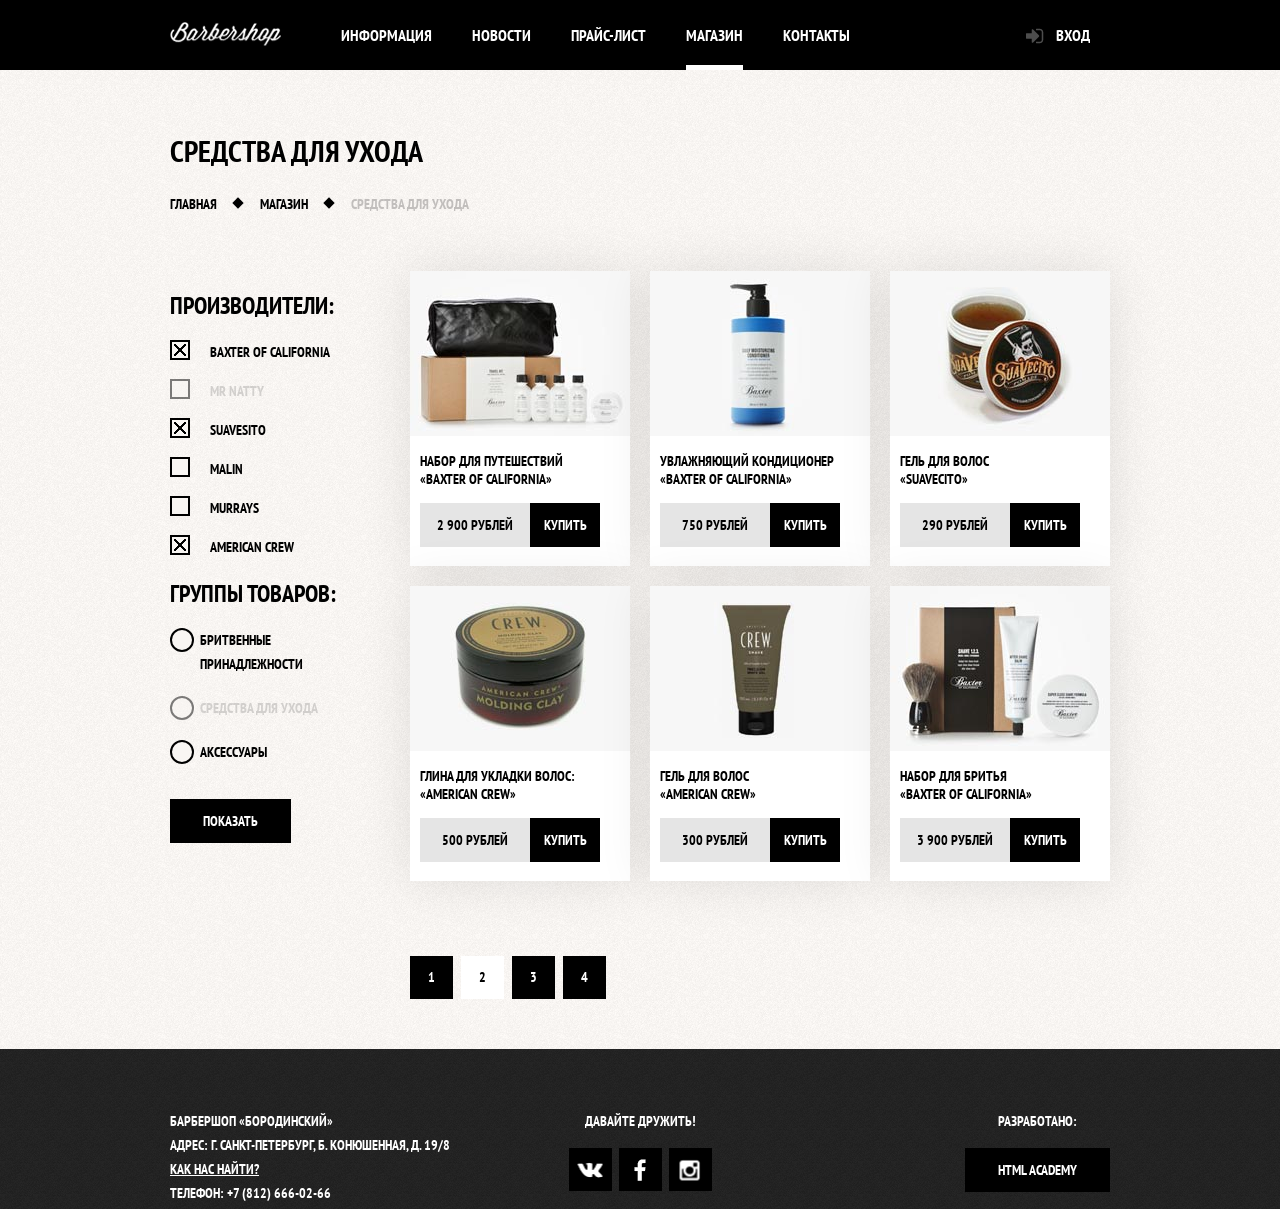
<file: barbershop/shop.html>
<!DOCTYPE html>
<html lang="ru">
<head>
  <meta charset="utf-8">
  <title>Каталог</title>
  <link rel="stylesheet" href="https://fonts.googleapis.com/css?family=PT+Sans+Narrow:400,700&amp;subset=latin,cyrillic">
  <link rel="stylesheet" href="css/normalize-min.css">
  <link rel="stylesheet" href="css/style-min.css">
</head>

<body class="body-inside">
  <header class="main-header">
    <div class="container clearfix">
      <div class="logo-barbershop">
        <a href="index.html"><img src="img/logo-mini.png" height="24" width="111" alt="logo"></a>
      </div>
      <ul class="main-menu">
        <li>
          <a href="item.html">Информация</a>
        </li>
        <li>
          <a href="#">Новости</a>
        </li>
        <li>
          <a href="price.html">Прайс-лист</a>
        </li>
        <li class="active">
          <span>Магазин</span>
        </li>
        <li>
          <a href="#">Контакты</a>
        </li>
      </ul>
      <div class="user-block">
        <a class="login" href="#">Вход</a>
      </div>
    </div>
  </header>
  <main class="container">
    <h1>Средства для ухода</h1>
      <ul class="breadcrumbs">
        <li>
          <a href="index.html">Главная</a>
        </li>
        <li>
          <a href="#">Магазин</a>
        </li>
        <li class="current">
          Средства для ухода
        </li>
      </ul>
    <div class="catalog clearfix">
      <aside class="catalog-filter">
        <form action="#" method="post">
          <h2>Производители:</h2>
          <input type="checkbox" id="check1" name="Baxter of California" checked="checked">
          <label for="check1">Baxter of California</label>
          <input type="checkbox" id="check2" name="Mr-Natty" disabled="disabled">
          <label for="check2">Mr Natty</label>
          <input type="checkbox" id="check3" name="Suavesito" checked="checked">
          <label for="check3">Suavesito</label>
          <input type="checkbox" id="check4" name="Malin">
          <label for="check4">Malin</label>
          <input type="checkbox" id="check5" name="Murrays">
          <label for="check5">Murrays</label>
          <input type="checkbox" id="check6" name="American-crew" checked="checked">
          <label for="check6">American crew</label>
          <h2 class="group-products">Группы товаров:</h2>
          <input type="radio" id="radio1" name="radio">
          <label for="radio1">Бритвенные принадлежности</label>
          <input type="radio" id="radio2" name="radio" disabled="disabled">
          <label for="radio2">Средства для ухода</label>
          <input type="radio" id="radio3" name="radio">
           <label for="radio3">Аксессуары</label>
              <button class="btn" type="submit">Показать</button>
        </form>
        </aside>
        <div class="catalog-products">
          <article class="catalog-product">
            <a href="#"><img src="img/content-baxter-of-california.jpg" height="165" width="220" alt="baxter of california"></a>
            <div class="catalog-product-description">
              <a href="#">Набор для путешествий<br>«Baxter of California»</a>
              <div class="product-order">
                <span class="price">2 900 рублей</span>
                <button class="btn">Купить</button>
              </div>
            </div>
          </article>
          <article class="catalog-product">
            <a href="#"><img src="img/content-baxter-of-california-2.jpg" height="165" width="220" alt="baxter of california"></a>
            <div class="catalog-product-description">
              <a href="#">Увлажняющий кондиционер<br> «Baxter of California»</a>
              <div class="product-order">
                <span class="price">750 рублей</span>
                <button class="btn">Купить</button>
              </div>
            </div>
          </article>
          <article class="catalog-product">
            <a href="#"><img src="img/content-suavecito.jpg" height="165" width="220" alt="suavecito"></a>
            <div class="catalog-product-description">
              <a href="#">Гель для волос<br>«Suavecito»</a>
              <div class="product-order">
                <span class="price">290 рублей</span>
                <button class="btn">Купить</button>
              </div>
            </div>
          </article>
          <article class="catalog-product">
            <a href="#"><img src="img/content-american-crew.jpg" height="165" width="220" alt="american crew"></a>
            <div class="catalog-product-description">
              <a href="#">Глина для укладки волос:<br> «American crew»</a>
              <div class="product-order">
                <span class="price">500 рублей</span>
                <button class="btn">Купить</button>
              </div>
            </div>
          </article>
          <article class="catalog-product">
            <a href="#"><img src="img/content-american-crew-gel.jpg" height="165" width="220" alt="american crew"></a>
            <div class="catalog-product-description">
              <a href="#">Гель для волос<br>«American crew»</a>
              <div class="product-order">
                <span class="price">300 рублей</span>
                <button class="btn">Купить</button>
              </div>
            </div>
          </article>
          <article class="catalog-product">
            <a href="#"><img src="img/content-baxter-of-california-3.jpg" height="165" width="220"  alt="baxter of california"></a>
            <div class="catalog-product-description">
              <a href="#">Набор для бритья<br>«Baxter of California»</a>
              <div class="product-order">
                <span class="price">3 900 рублей</span>
                <button class="btn">Купить</button>
              </div>
            </div>
          </article>
          <div class="links">
            <ul>
              <li><a class="link" href="#">1</a></li>
              <li><a class="link active" href="#">2</a></li>
              <li><a class="link" href="#">3</a></li>
              <li><a class="link" href="#">4</a></li>
            </ul>
          </div>
        </div>

    </div>
  </main>
  <footer class="footer-inside">
    <div class="container">
      <section class="footer-contacts">
        Барбершоп «Бородинский»<br>
        Адрес: г. Санкт-Петербург, Б. Конюшенная, д. 19/8<br>
        <a href="#">Как нас найти?</a><br>
        Телефон: +7 (812) 666-02-66
      </section>
      <section class="footer-social">
        <p>Давайте дружить!</p>
        <a class="social-btn social-btn-vk" href="#">Вконтакте</a>
        <a class="social-btn social-btn-fb" href="#">Фейсбук</a>
        <a class="social-btn social-btn-inst" href="#">Инстаграм</a>
      </section>
      <section class="footer-copyright">
        <p>Разработано:</p>
        <a class="btn" href="https://htmlacademy.ru">HTML Academy</a>
      </section>
    </div>
  </footer>
  <div class="modal-content">
      <button class="modal-content-close" type="button" title="Закрыть">Закрыть</button>
      <h2 class="modal-content-title">Личный кабинет</h2>
      <p>Введите свой логин и пароль.</p>
      <form class="login-form" action="https://echo.htmlacademy.ru" method="post">
        <input class="icon-user" type="text" name="login" placeholder="Логин">
        <input class="icon-password" type="password"  name="password" placeholder="Пароль">
        <label class="login-checkbox">
          <input type="checkbox" name="remember">
          <span class="checkbox-indicator"></span>
          Запомните меня
        </label>
        <a class="restore" href="#">Я забыл пароль!</a>
        <button class="btn" type="submit">Войти</button>
      </form>
    </div>
  <script src="js/popups-min.js"></script>
</body>
</html>
</file>
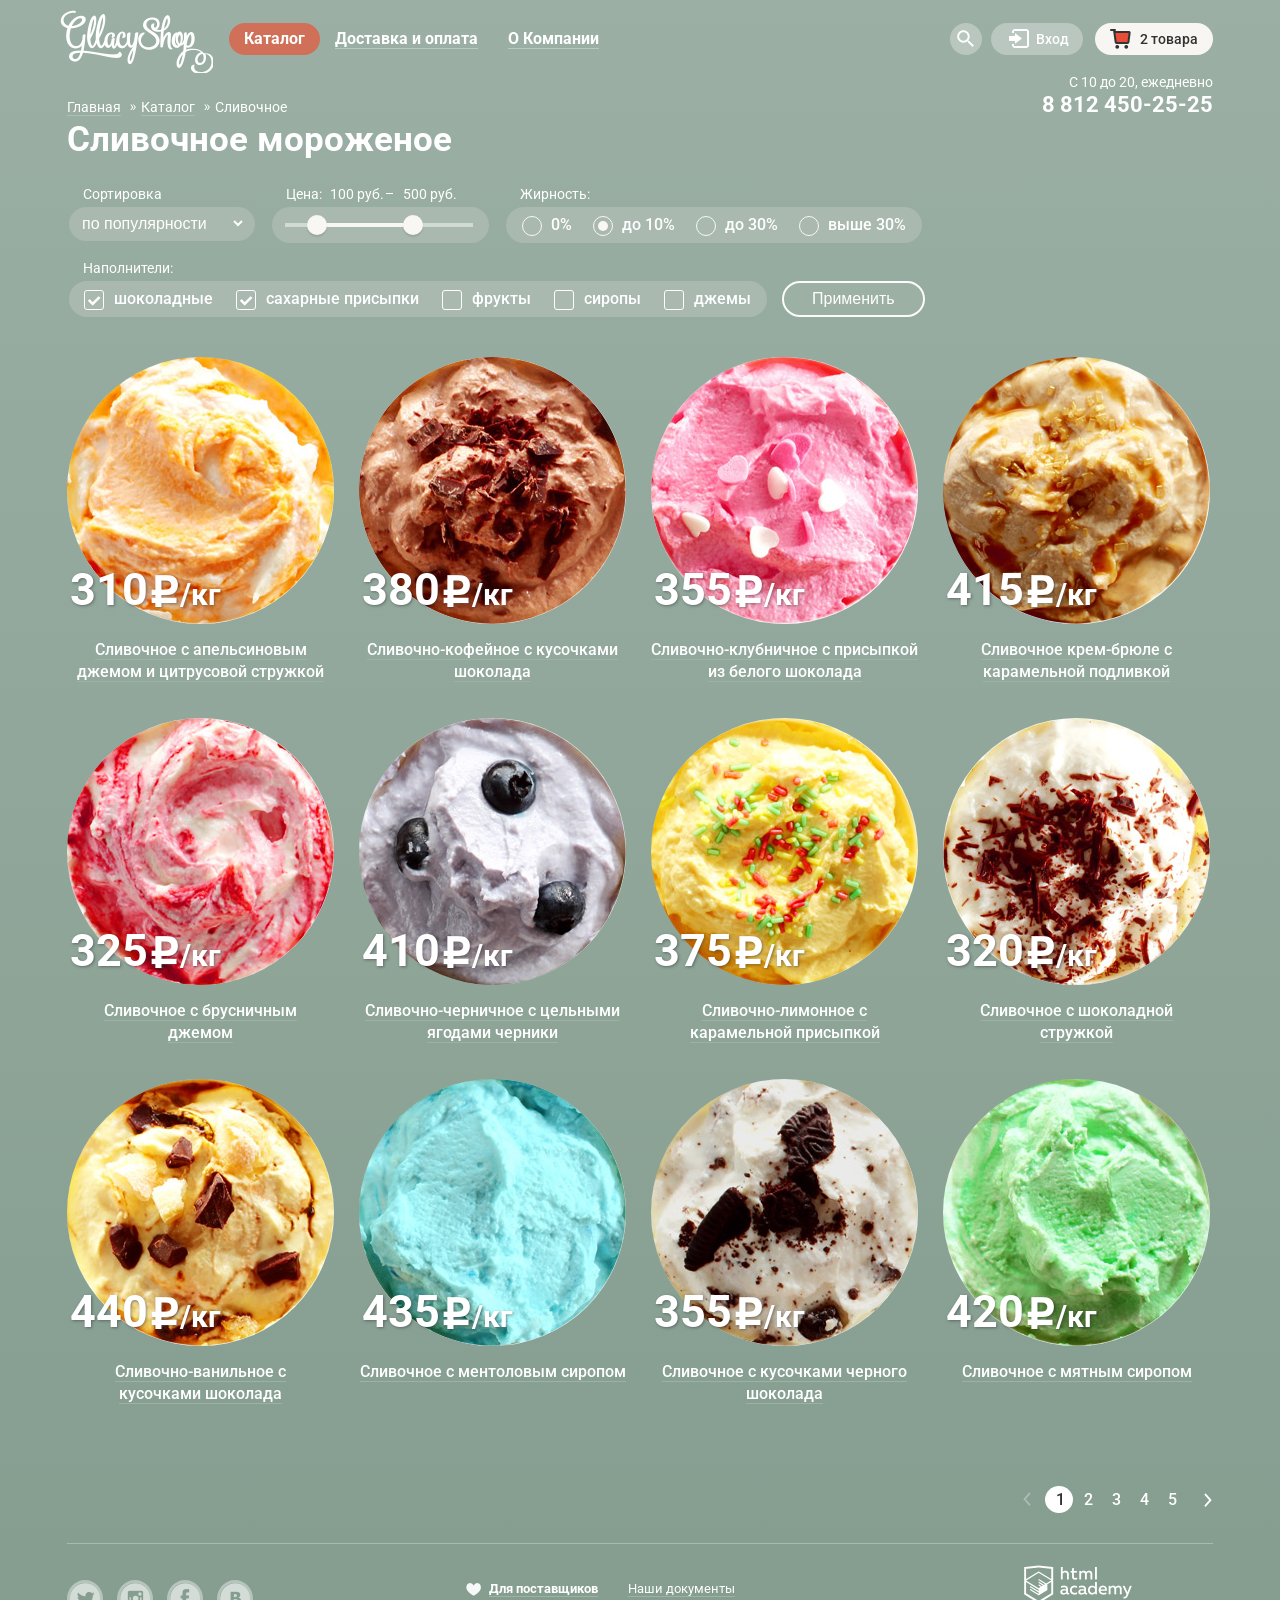
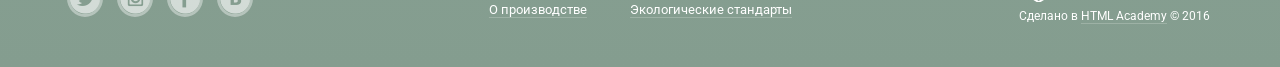
<file: gllacy/catalog.html>
<!DOCTYPE html>
<html lang="ru">

<head>
  <meta charset="utf-8">
  <title>Gllacy: Каталог</title>
  <link href="https://fonts.googleapis.com/css?family=Roboto:400,500,700,900&subset=latin,cyrillic" rel="stylesheet" type="text/css">
  <link rel="stylesheet" href="css/normalize-min.css">
  <link rel="stylesheet" href="css/style-min.css">
</head>

<body class="inner-page">
  <div class="site-wrapper">
    <div class="content-wrapper">
      <header class="main-header clearfix">
        <div class="main-logo">
          <a href="index.html"><img src="img/logo.png" alt="Header Logo" height="63" width="153"></a>
        </div>
        <nav class="main-navigation">
          <ul class="main-navigation-item">
            <li class="main-navigation-item-list">
              <a class="active" href="#">Каталог</a>
              <ul class="sub-menu">
                <li><a class="sub-menu-new" href="#">Новинки</a></li>
                <li><a href="#">Сливочное</a></li>
                <li><a href="#"> Щербеты</a></li>
                <li><a href="#">Фруктовый лёд</a></li>
                <li><a class="sub-menu-melorin" href="#">Мелорин</a></li>
              </ul>
            </li>
            <li class="main-navigation-item-list"><a href="#">Доставка и оплата</a></li>
            <li class="main-navigation-item-list"><a href="#">О Компании</a></li>
          </ul>
        </nav>
        <div class="user">
          <div class="user-block">
            <div class="search-block">
              <a class="search-link sprite" href="#"></a>
              <form action="#" method="POST">
                <input type="search" name="search" placeholder="Что ищем?">
              </form>
            </div>

            <div class="user-login-block">
              <a class="user-login-link" href="#">Вход</a>
              <form class="clearfix" action="#" method="POST">
                <input type="email" name="login-email" id="login-email" placeholder="Электронная почта">
                <input type="password" name="login-password" id="login-password" placeholder="Пароль">
                <button class="btn" type="submit">Войти</button>
                <div class="form-link">
                  <span><a href="#">Забыли пароль?</a></span>
                  <span><a href="#">Новая регистрация</a></span>
                </div>
              </form>
            </div>

            <div class="user-box inner-user-box">
              <a class="user-box-link" href="#">2 товара</a>
              <table class="user-box-table">
                <tr>
                  <td>
                    <a href="#"><img src="img/cross.png" alt="убрать" width="10" height="10"></a>
                  </td>
                  <td>
                    <a href="#"><img src="img/mini-orange.png" alt="апельсиновое" width="33" height="33"></a>
                  </td>
                  <td><a class="table-a" href="#">Пломбир с апельсиновым джемом</a></td>
                  <td>1,5 кг х <span class="price-td">200 руб.</span></td>
                  <td>300 руб.</td>
                </tr>
                <tr>
                  <td>
                    <a href="#"><img src="img/cross.png" alt="убрать" width="10" height="10"></a>
                  </td>
                  <td>
                    <a href="#"><img src="img/mini-strawberry.png" alt="клубничное" width="33" height="33"></a>
                  </td>
                  <td><a class="table-a" href="#">Клубничный пломбир с присыпкой из белого шоколада</a></td>
                  <td>1,5 кг х <span class="price-td">300 руб.</span></td>
                  <td>450 руб.</td>
                </tr>
                <tr>
                  <td class="price-end" colspan="5"><span class="price-bold">Итого: 750 руб.</span></td>
                </tr>
                <tr>
                  <td class="box-btn" colspan="5"><a class="btn" href="#">Оформить заказ</a></td>
                </tr>
              </table>
            </div>
          </div>

          <div class="user-contacts">
            <p>С 10 до 20, ежедневно <span class="user-contacts-number">8 812 450-25-25</span></p>
          </div>
        </div>
        <ul class="breadcrumbs ">
          <li class="breadcrumbs-list"><a href="#">Главная</a></li>
          <li class="breadcrumbs-list"><a href="#">Каталог</a></li>
          <li class="breadcrumbs-list">Сливочное</li>
        </ul>
      </header>
      <main class="inner-main clearfix">
        <h1 class="main-title">Сливочное мороженое</h1>
        <form class="catalog-form" action="#" method="POST">
          <fieldset class="catalog-form-select">
            <legend>Сортировка</legend>

            <select name="sorting" id="sorting-field">
                            <option value="popularity">по популярности</option>
                            <option value="popularity">сначала не дорогие</option>
                            <option value="popularity">сначала дорогие</option>
                            <option value="popularity">по жирности</option>
                        </select>

          </fieldset>

          <fieldset>
            <legend>Цена:</legend>
            <div class="range-filter">
              <div class="range-controls">
                <div class="scale">
                  <div class="bar"></div>
                </div>
                <div class="toggle min-toggle"></div>
                <div class="toggle max-toggle"></div>
              </div>
              <div class="price-controls">
                <label for="min-price">
                                    <input type="text" name="min-price" id="min-price" value="100 руб.">
                                </label>
                <label for="max-price">
                                    <input type="text" name="max-price" id="max-price" value="500 руб.">
                                </label>
              </div>
            </div>
          </fieldset>

          <fieldset class="fat-content">
            <legend>Жирность:</legend>

            <input class="input-radio" type="radio" name="fat" value="0%" id="fat-0">
            <label for="fat-0">0%</label>
            <input class="input-radio" type="radio" name="fat" value="to10%" id="fat-10" checked>
            <label for="fat-10">до 10%</label>
            <input class="input-radio" type="radio" name="fat" value="to30%" id="fat-30">
            <label for="fat-30">до 30%</label>
            <input class="input-radio" type="radio" name="fat" value="more30%" id="fat-more30">
            <label for="fat-more30">выше 30%</label>

          </fieldset>

          <fieldset class="fillers-content">
            <legend>Наполнители:</legend>

            <input class="input-checkbox" type="checkbox" name="choco" id="choco" checked>
            <label for="choco">шоколадные</label>
            <input class="input-checkbox" type="checkbox" name="sugar" id="sugar" checked>
            <label for="sugar">сахарные присыпки</label>
            <input class="input-checkbox" type="checkbox" name="fruit" id="fruit">
            <label for="fruit">фрукты</label>
            <input class="input-checkbox" type="checkbox" name="syrup" id="syrop">
            <label for="syrop">сиропы</label>
            <input class="input-checkbox" type="checkbox" name="jam" id="jam">
            <label for="jam">джемы</label>

          </fieldset>
          <button class="catalog-btn" type="submit">Применить</button>
        </form>
        <div class="catalog-content">
          <div class="catalog-items">
            <div class="catalog-item">
              <div class="catalog-price">
                <a href="#">
                  <img src="img/orange-ice-cream.jpg" alt="мороженое" width="267" height="267">
                </a>
                <span class="price">
                            <span>310</span>
                <span>/кг</span>
                </span>
              </div>
              <p><a href="#">Сливочное с апельсиновым джемом и цитрусовой стружкой</a></p>
              <a class="btn" href="#">Быстрый просмотр</a>
            </div>
          </div>

          <div class="catalog-items">
            <div class="catalog-item">
              <div class="catalog-price">
                <a href="#">
                  <img src="img/choco-ice-cream.jpg" alt="мороженое" width="267" height="267">
                </a>
                <span class="price">
                            <span>380</span>
                <span>/кг</span>
                </span>
              </div>
              <p><a href="#">Сливочно-кофейное с кусочками шоколада</a></p>
              <a class="btn" href="#">Быстрый просмотр</a>
            </div>
          </div>

          <div class="catalog-items">
            <div class="catalog-item">
              <div class="catalog-price">
                <a href="#">
                  <img src="img/strawberry-ice-cream.jpg" alt="мороженое" width="267" height="267">
                </a>
                <span class="price">
                            <span>355</span>
                <span>/кг</span>
                </span>
              </div>
              <p><a href="#">Сливочно-клубничное с присыпкой из белого шоколада</a></p>
              <a class="btn" href="#">Быстрый просмотр</a>
            </div>
          </div>

          <div class="catalog-items">
            <div class="catalog-item">
              <div class="catalog-price">
                <a href="#">
                  <img src="img/caramel-ice-cream.jpg" alt="мороженое" width="267" height="267">
                </a>
                <span class="price">
                            <span>415</span>
                <span>/кг</span>
                </span>
              </div>
              <p><a href="#">Сливочное крем-брюле с карамельной подливкой</a></p>
              <a class="btn" href="#">Быстрый просмотр</a>
            </div>
          </div>

          <div class="catalog-items">
            <div class="catalog-item">
              <div class="catalog-price">
                <a href="#">
                  <img src="img/bilberry-ice-cream.jpg" alt="мороженое" width="267" height="267">
                </a>
                <span class="price">
                            <span>325</span>
                <span>/кг</span>
                </span>
              </div>
              <p><a href="#">Сливочное с брусничным <br>джемом  </a></p>
              <a class="btn" href="#">Быстрый просмотр</a>
            </div>
          </div>
          <div class="catalog-items">
            <div class="catalog-item">
              <div class="catalog-price">
                <a href="#">
                  <img src="img/cowberry-ice-cream.jpg" alt="мороженое" width="267" height="267">
                </a>
                <span class="price">
                            <span>410</span>
                <span>/кг</span>
                </span>
              </div>
              <p><a href="#">Сливочно-черничное с цельными ягодами черники </a></p>
              <a class="btn" href="#">Быстрый просмотр</a>
            </div>
          </div>

          <div class="catalog-items">
            <div class="catalog-item">
              <div class="catalog-price">
                <a href="#">
                  <img src="img/lemon-ice-cream.jpg" alt="мороженое" width="267" height="267">
                </a>
                <span class="price">
                            <span>375</span>
                <span>/кг</span>
                </span>
              </div>
              <p><a href="#">Сливочно-лимонное с карамельной присыпкой</a></p>
              <a class="btn" href="#">Быстрый просмотр</a>
            </div>
          </div>

          <div class="catalog-items">
            <div class="catalog-item">
              <div class="catalog-price">
                <a href="#">
                  <img src="img/shevings-ice-cream.jpg" alt="мороженое" width="267" height="267">
                </a>
                <span class="price">
                            <span>320</span>
                <span>/кг</span>
                </span>
              </div>
              <p><a href="#">Сливочное с шоколадной стружкой</a></p>
              <a class="btn" href="#">Быстрый просмотр</a>
            </div>
          </div>

          <div class="catalog-items">
            <div class="catalog-item">
              <div class="catalog-price">
                <a href="#">
                  <img src="img/vanilla-ice-cream.jpg" alt="мороженое" width="267" height="267">
                </a>
                <span class="price">
                            <span>440</span>
                <span>/кг</span>
                </span>
              </div>
              <p><a href="#">Сливочно-ванильное с<br> кусочками шоколада</a></p>
              <a class="btn" href="#">Быстрый просмотр</a>
            </div>
          </div>

          <div class="catalog-items">
            <div class="catalog-item">
              <div class="catalog-price">
                <a href="  #">
                  <img src="img/menthol-ice-cream.jpg" alt="мороженое" width="267" height="267">
                </a>
                <span class="price">
                            <span>435</span>
                <span>/кг</span>
                </span>
              </div>
              <p><a href="#">Сливочноe с ментоловым сиропом</a></p>
              <a class="btn" href="#">Быстрый просмотр</a>
            </div>
          </div>

          <div class="catalog-items">
            <div class="catalog-item">
              <div class="catalog-price">
                <a href="#">
                  <img src="img/dark-ice-cream.jpg" alt="мороженое" width="267" height="267">
                </a>
                <span class="price">
                            <span>355</span>
                <span>/кг</span>
                </span>
              </div>
              <p><a href="#">Сливочное с кусочками черного шоколада</a></p>
              <a class="btn" href="#">Быстрый просмотр</a>
            </div>
          </div>

          <div class="catalog-items">
            <div class="catalog-item">
              <div class="catalog-price">
                <a href="#">
                  <img src="img/mint-ice-cream.jpg" alt="мороженое" width="267" height="267">
                </a>
                <span class="price">
                            <span>420</span>
                <span>/кг</span>
                </span>
              </div>
              <p><a href="#">Сливочное с мятным сиропом</a></p>
              <a class="btn" href="#">Быстрый просмотр</a>
            </div>
          </div>
        </div>
        <div class="pagination">
          <a class="prev disabled" href="#">prev</a>
          <a class="active" href="#">1</a>
          <a href="#">2</a>
          <a href="#">3</a>
          <a href="#">4</a>
          <a href="#">5</a>
          <a class="next" href="#">next</a>
        </div>
      </main>
      <footer class="main-footer inner-footer clearfix">
        <div class="social">
          <a href="#" class="social-btn social-icon-tw">Twitter</a>
          <a href="#" class="social-btn social-icon-insta">insta</a>
          <a href="#" class="social-btn social-icon-fb">Facebook</a>
          <a href="#" class="social-btn social-icon-vk">Vkontakte</a>
        </div>
        <ul class="production">
          <li class="production-list"><a href="#">Для поставщиков</a></li>
          <li class="production-list"><a href="#">Наши документы</a></li>
          <li class="production-list"><a href="#">О производстве</a></li>
          <li class="production-list"><a href="#">Экологические стандарты</a></li>
        </ul>

        <div class="copyright">
          <a href="#" class="copyright-logo"></a>
          <p class="copyright-text">Сделано в <a href="https://htmlacademy.ru/">HTML Academy</a> © 2016</p>
        </div>
      </footer>
    </div>
  </div>
</body>

</html>
</file>
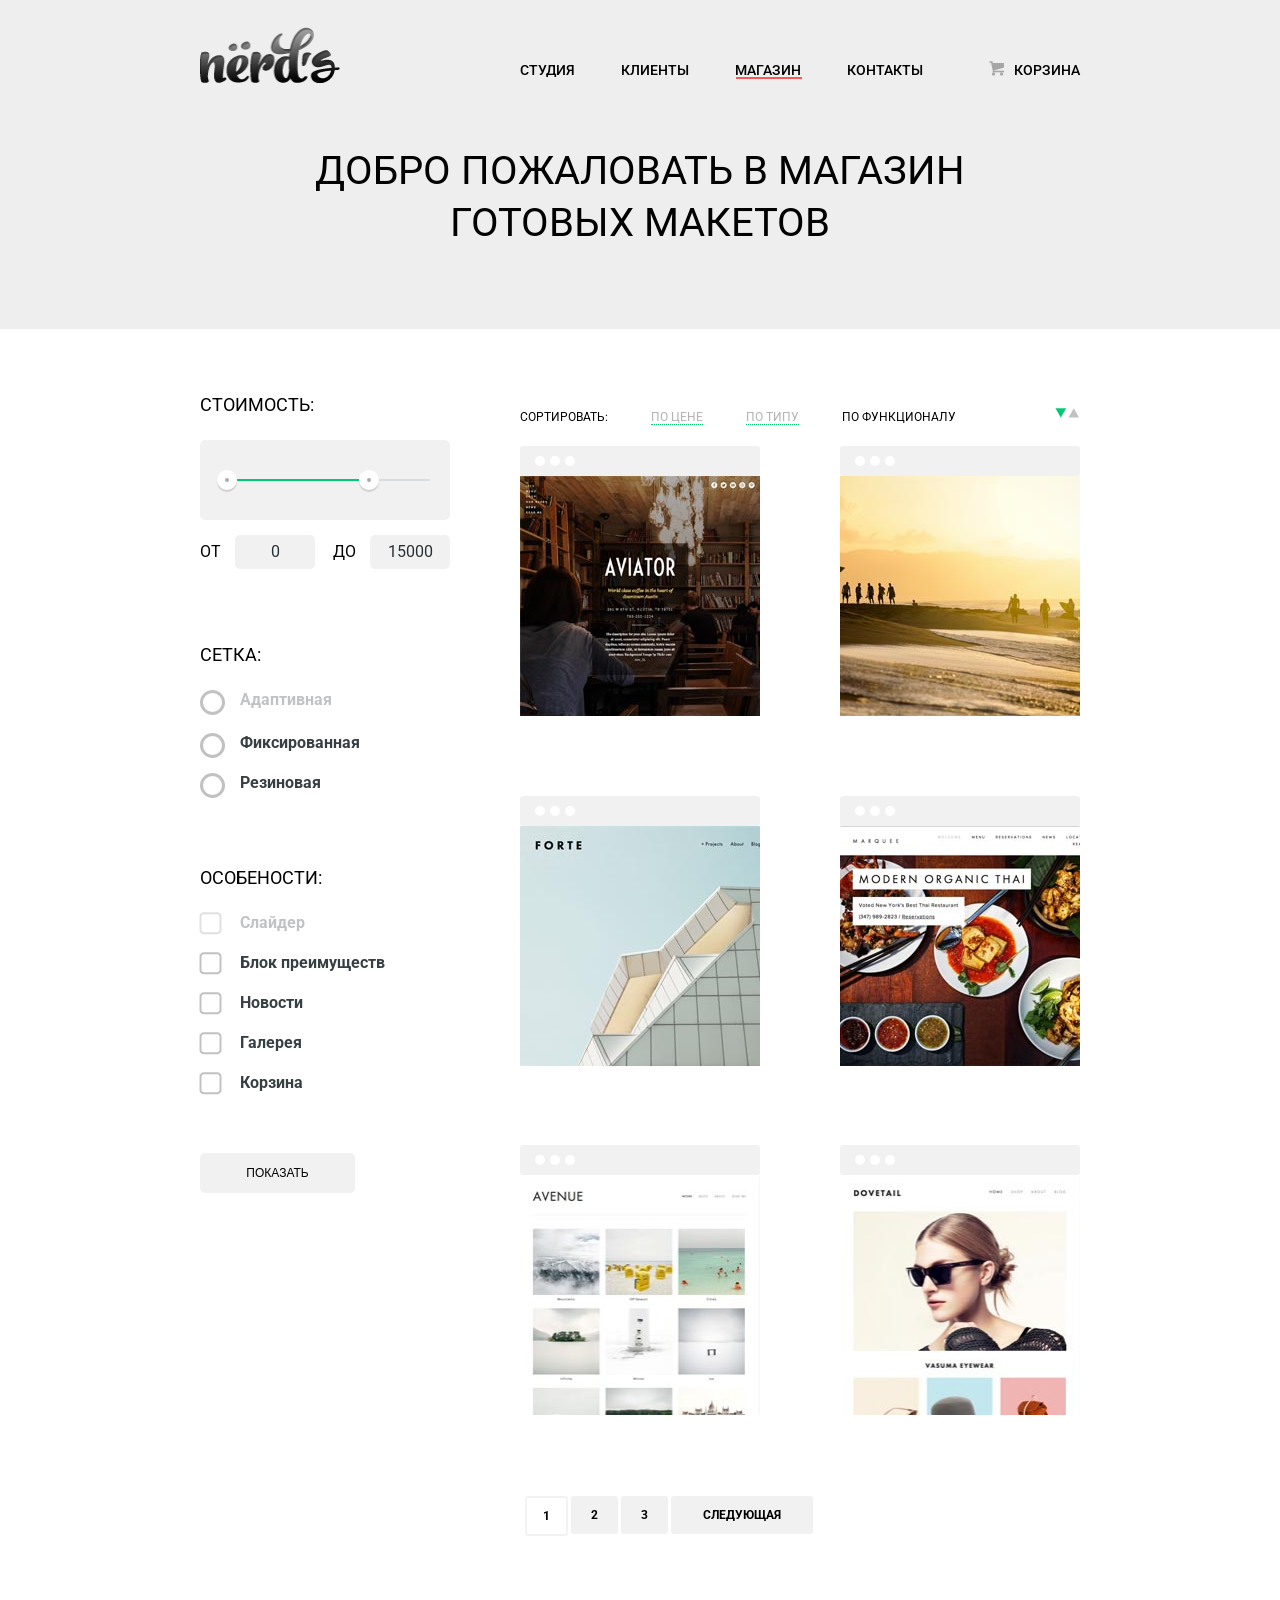
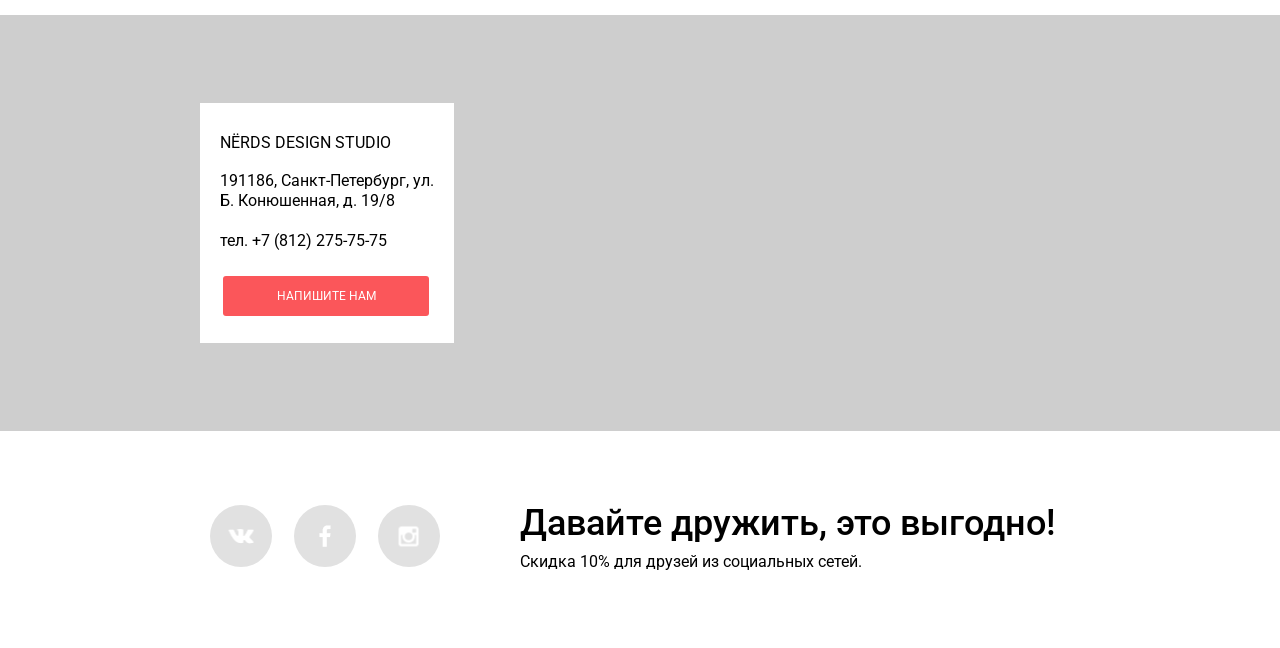
<file: nerds/catalog.html>
<!DOCTYPE html>
<html lang="ru">

<head>
  <meta charset="utf-8">
  <title>Nerds: Catalog</title>
  <link href="https://fonts.googleapis.com/css?family=Roboto:400,500&subset=latin,cyrillic" rel="stylesheet">
  <link rel="stylesheet" href="css/normalize-min.css">
  <link rel="stylesheet" href="css/style-min.css">
</head>

<body>
  <header class="catalog-header">
    <div class="container clearfix">
      <div class="logo-img">
        <a href="index.html"><img src="img/logo.png" width="139" height="56" alt="logo nerds"></a>
      </div>
      <nav class="main-menu">
        <ul>
          <li>
            <a href="#">Студия</a>
          </li>
          <li>
            <a href="#">Клиенты</a>
          </li>
          <li class="active">
            <span>Магазин</span>
          </li>
          <li>
            <a href="#">Контакты</a>
          </li>
        </ul>
      </nav>
      <div class="basket">
        <a class="a-basket" href="#">Корзина</a>
      </div>
    </div>
    <h1 class="header-title">Добро пожаловать в магазин готовых макетов</h1>
  </header>
  <main class="container">
    <div class="catalog clearfix">
      <div class="content-selections">
        <form action="#" method="post">
          <fieldset class="fieldset-form  fieldset-range">
            <legend class="legend  legend-price">Стоимость:</legend>
            <div class="range-filter">
              <div class="range-controls">
                <div class="scale">
                  <div class="bar" style="margin-left: 0; width: 150px"></div>
                </div>
                <div class="toggle toggle-min"></div>
                <div class="toggle toggle-max"></div>
              </div>
              <div class="price-controls">
                <label class="min-price">от
                <input name="min-price" type="text" value="0">
              </label>
                <label class="max-price">до
                <input name="max-price" type="text" value="15000">
              </label>
              </div>
            </div>
          </fieldset>
          <fieldset class="fieldset-form  fieldset-radio">
            <legend class="legend">Сетка:</legend>
              <input class="radio" id="radio-1" type="radio" name="radio" disabled>
              <label for="radio-1">Адаптивная</label>
              <input class="radio" id="radio-2" type="radio" name="radio">
              <label for="radio-2">Фиксированная</label>
              <input class="radio" id="radio-3" type="radio" name="radio">
              <label for="radio-3">Резиновая</label>
          </fieldset>
          <fieldset class="fieldset-form">
            <legend class="legend legend-last">Особености:</legend>
              <input class="checkbox" id="check-1" type="checkbox" name="slider" disabled>
              <label for="check-1">Слайдер</label>
              <input class="checkbox" id="check-2" type="checkbox" name="block">
              <label for="check-2">Блок преимуществ</label>
              <input class="checkbox" id="check-3" type="checkbox" name="news">
              <label for="check-3">Новости</label>
              <input class="checkbox" id="check-4" type="checkbox" name="gallery">
              <label for="check-4">Галерея</label>
              <input class="checkbox" id="check-5" type="checkbox" name="basket">
              <label for="check-5">Корзина</label>
          </fieldset>
          <button class="btn btn-show" type="submit">Показать</button>
        </form>
      </div>
      <div class="content-templates">
        <ul class="content-sorting clearfix">
          <li> Сортировать:</li>
          <li><a href="#">По цене</a></li>
          <li><a href="#">По типу</a></li>
          <li><a href="#" class="sort-active">По функционалу</a></li>
          <li class="arrows">
            <a href="#" class="arrow   arrow-down active"></a>
            <a href="#" class="arrow arrow-up"></a>
          </li>
        </ul>
        <div class="cards">
          <article class="card">
            <ul class="browser">
              <li></li>
              <li></li>
              <li></li>
            </ul>
            <div class="card-image">
              <img src="img/aviator.jpg" width="240" height="240" alt="Aviator">
            </div>
            <div class="card-hidden">
              <p class="card-title">Aviator</p>
              <p class="card-p">Одностраничный макет с авторским дизайном</p>
              <a href="#" class="btn btn-red">8000 Р.</a>
            </div>
          </article>
          <article class="card">
            <ul class="browser">
              <li></li>
              <li></li>
              <li></li>
            </ul>
            <div class="card-image">
              <img src="img/sunset.jpg" width="240" height="240" alt="Sunset">
            </div>
            <div class="card-hidden">
              <p class="card-title">Sunset</p>
              <p class="card-p">Интернет-магазин
                <br> с личным кабинетом</p>
              <a href="#" class="btn btn-red">10000 Р.</a>
            </div>
          </article>
          <article class="card">
            <ul class="browser">
              <li></li>
              <li></li>
              <li></li>
            </ul>
            <div class="card-image">
              <img src="img/forte.jpg" width="240" height="240" alt="Forte">
            </div>
            <div class="card-hidden">
              <p class="card-title">Forte</p>
              <p class="card-p">Отличный макет для личного блога</p>
              <a href="#" class="btn btn-red">5000 Р.</a>
            </div>
          </article>
          <article class="card">
            <ul class="browser">
              <li></li>
              <li></li>
              <li></li>
            </ul>
            <div class="card-image">
              <img src="img/modern-organic-thai.jpg" width="240" height="240" alt="Modern organic thai">
            </div>
            <div class="card-hidden">
              <p class="card-title  card-title-modern">Modern organic thai</p>
              <p class="card-p card-p-modern">Сайт для ресторана быстрого питания</p>
              <a href="#" class="btn btn-red">12 000 Р.</a>
            </div>
          </article>
          <article class="card">
            <ul class="browser">
              <li></li>
              <li></li>
              <li></li>
            </ul>
            <div class="card-image">
              <img src="img/avenue.jpg" width="240" height="240" alt="Avenue">
            </div>
            <div class="card-hidden">
              <p class="card-title">Avenue</p>
              <p class="card-p">Макет для блога о путешествиях</p>
              <a href="#" class="btn btn-red">8000 Р.</a>
            </div>
          </article>
          <article class="card">
            <ul class="browser">
              <li></li>
              <li></li>
              <li></li>
            </ul>
            <div class="card-image">
              <img src="img/dovetail.jpg" width="240" height="240" alt="Dovetail">
            </div>
            <div class="card-hidden">
              <p class="card-title">Dovetail</p>
              <p class="card-p">Интернет-магазин с галереей товаров</p>
              <a href="#" class="btn btn-red">14000 Р.</a>
            </div>
          </article>
        </div>
        <div class="links">
          <ul>
            <li><a class="active-link" href="#">1</a></li>
            <li><a href="#">2</a></li>
            <li><a href="#">3</a></li>
            <li><a class="next-link" href="#">Следующая</a></li>
          </ul>
        </div>
      </div>
    </div>
  </main>
  <div class="map">
    <iframe src="https://www.google.com/maps/embed?pb=!1m18!1m12!1m3!1d1998.5989424124054!2d30.320894616195037!3d59.9387968690478!2m3!1f0!2f0!3f0!3m2!1i1024!2i768!4f13.1!3m3!1m2!1s0x4696310fca5ba729%3A0xea9c53d4493c879f!2z0JHQvtC70YzRiNCw0Y8g0JrQvtC90Y7RiNC10L3QvdCw0Y8g0YPQuy4sIDE5LCDQodCw0L3QutGCLdCf0LXRgtC10YDQsdGD0YDQsywgMTkxMTg2!5e0!3m2!1sru!2sru!4v1455724648764"
        width="100%" height="450" frameborder="0" style="border:0" allowfullscreen></iframe>
    <div class="form">
      <h2>NЁRDS DESIGN STUDIO</h2>
      <p>191186, Санкт-Петербург, ул. Б. Конюшенная, д. 19/8</p>
      <a class="tel" href="tel:+78122757575">тел. +7 (812) 275-75-75</a>
      <a class="btn btn-form" href="/form">Напишите нам</a>
    </div>
  </div>
  <footer class="main-footer">
    <div class="container clearfix">
      <div class="footer-social">
        <a class="social-btn social-btn-vk" href="#">Вконтакте</a>
        <a class="social-btn social-btn-fb" href="#">Фейсбук</a>
        <a class="social-btn social-btn-inst" href="#">Инстаграм</a>
      </div>
      <div class="footer-text">
        <h2>Давайте дружить, это выгодно!</h2>
        <p>Скидка 10% для друзей из социальных сетей.</p>
      </div>
    </div>
  </footer>
  <div class="modal-content">
    <form class="feedback-form" action="#" method="get">
      <div class="form-field name-field">
        <label for="name-field">Ваше имя:</label>
        <input type="text" name="name" placeholder="Представьтесь, пожалуйста" id="name-field">
      </div>
      <div class="form-field email-field">
        <label for="email-field">Ваш e-mail:</label>
        <input type="email" name="email" placeholder="Для отправки ответа" id="email-field">
      </div>
      <div class="form-field text-field">
        <label for="text-field">Текст письма:</label>
        <textarea name="text" placeholder="В свободной форме" id="text-field"></textarea>
      </div>
      <button class="btn send-btn" type="submit">Отправить</button>
    </form>
    <button class="modal-content-close" type="button" title="Закрыть">Закрыть</button>
  </div>
  <script src="js/feedback-min.js"></script>
</body>

</html>
</file>
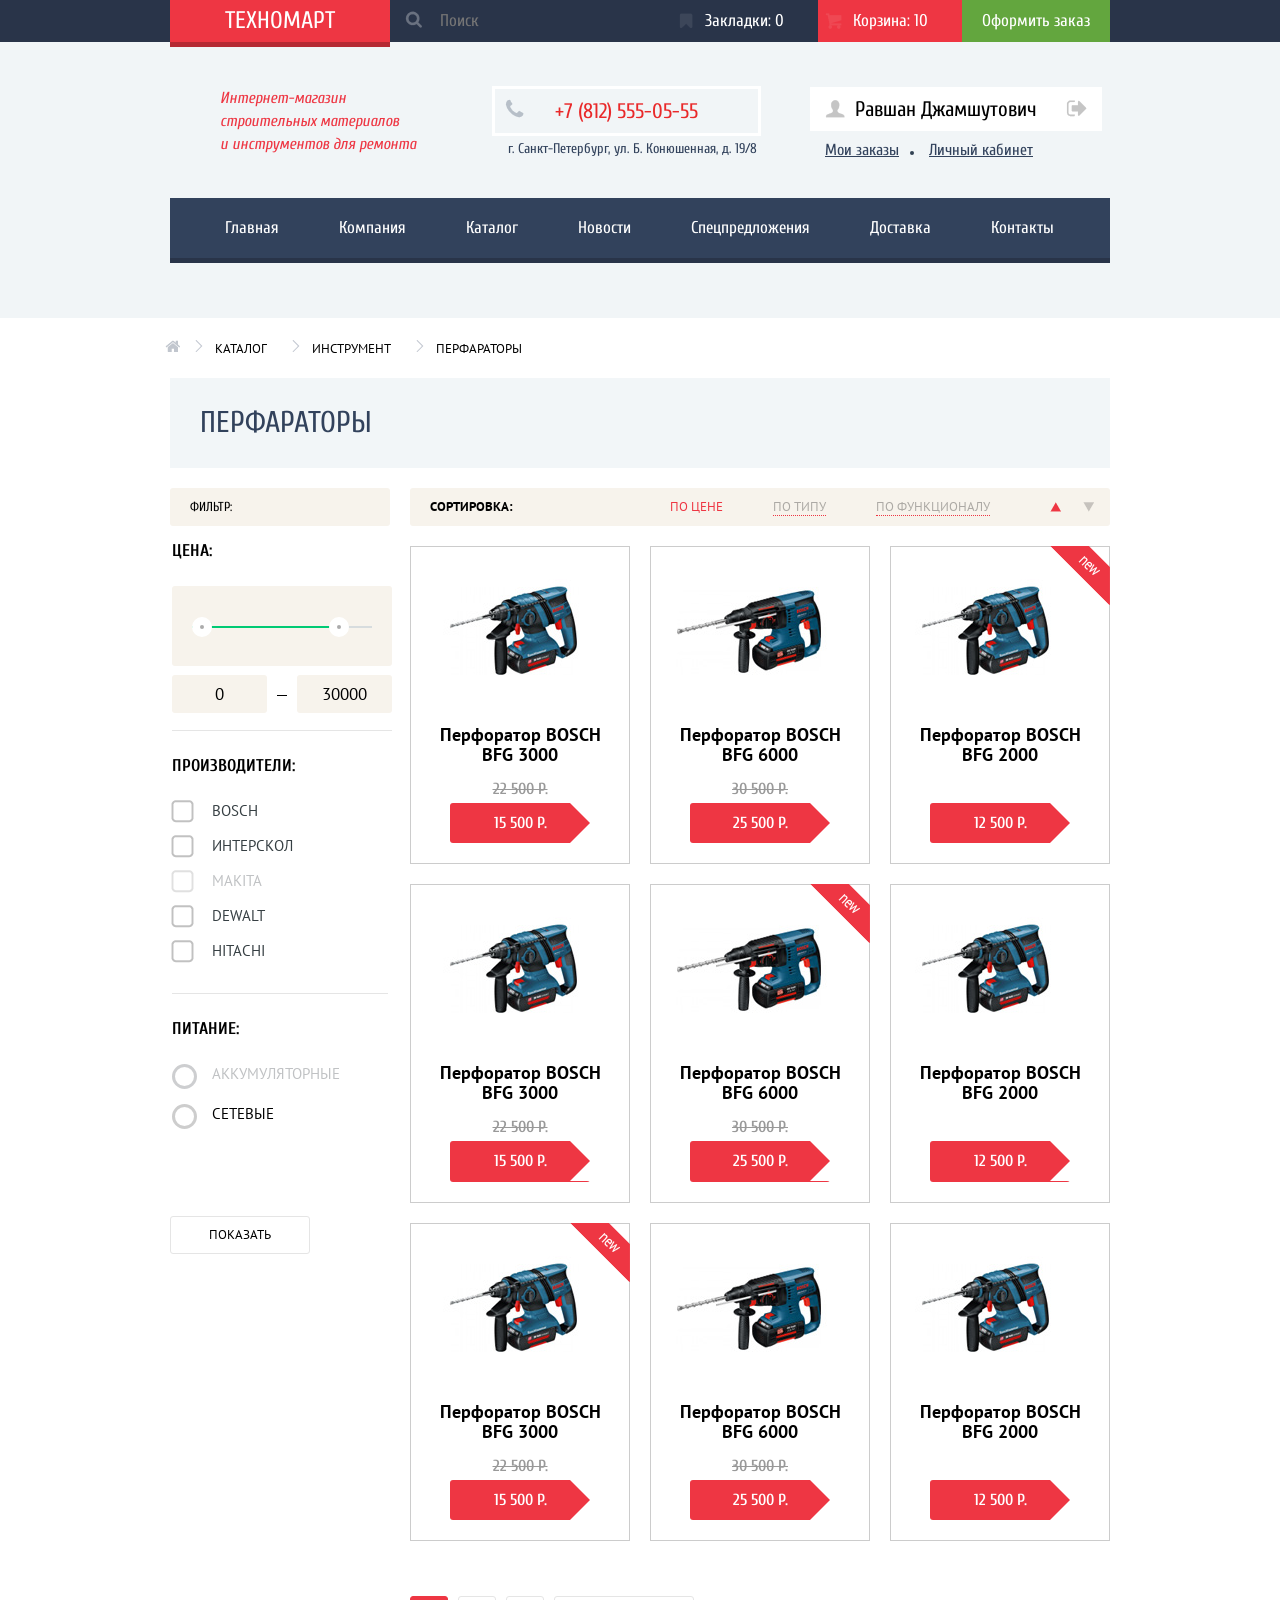
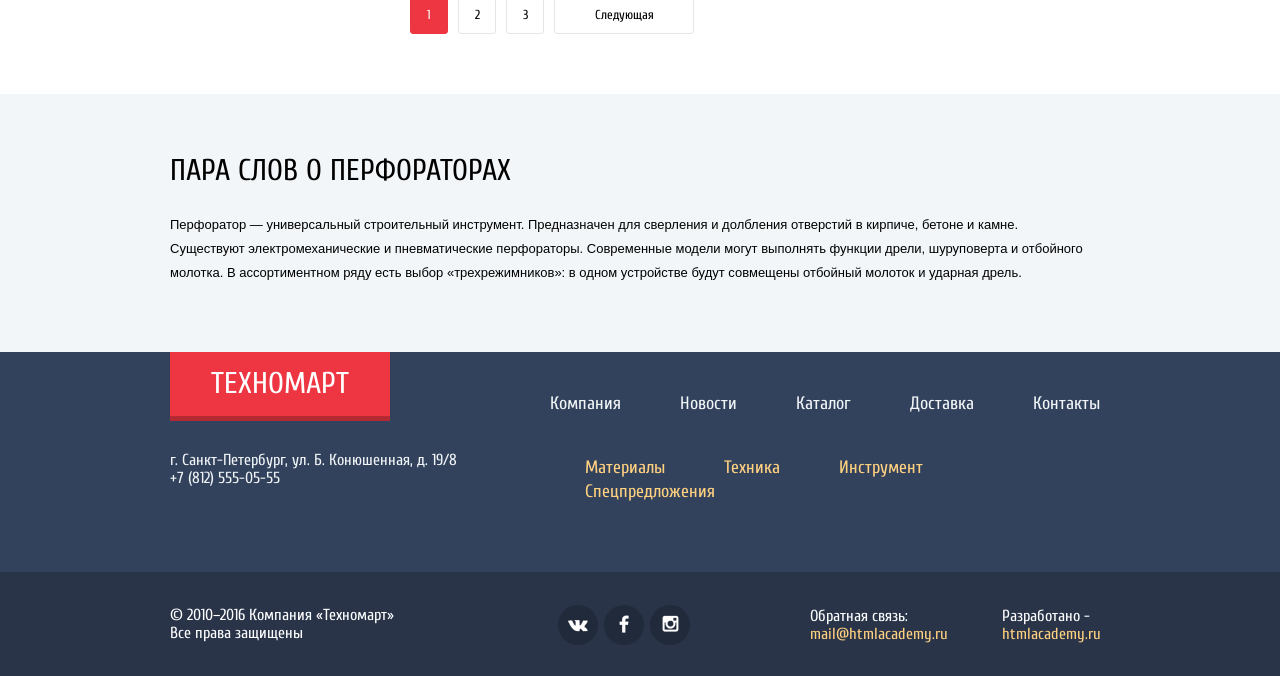
<file: technomart/catalog.html>
<!DOCTYPE html>
<html lang="ru">

<head>
  <meta charset="utf-8">
  <link href="https://fonts.googleapis.com/css?family=Cuprum:400,700&subset=latin,cyrillic" rel="stylesheet" type="text/css">
  <link href="https://fonts.googleapis.com/css?family=PT+Sans:400,700,700italic,400italic&subset=latin,cyrillic" rel="stylesheet" type="text/css">
  <link rel="stylesheet" href="css/normalize-min.css">
  <link rel="stylesheet" href="css/style-min.css">

  <title>Technomart: Catalog</title>
</head>

<body>
  <header class="main-header">
    <div class="top-menu">
      <div class="container clearfix">
        <h1 class="main-title">
          <a class="main-title-link" href="index.html">Техномарт</a>
        </h1>
        <div class="search-block">
          <input class="search-field" id="search" type="search" name="search" placeholder="Поиск">
          <label class="search-label" for="search">Поиск</label>
        </div>
        <div class="header-top-info-panel">
          <a class="btn-boormark icon-bookmark" href="#">Закладки: <span>0</span></a>
          <a class="btn-cart icon-basket basket-inside" href="#">Корзина: <span>10</span></a>
          <a class="btn-checkout" href="#">Оформить заказ</a>
        </div>
      </div>
    </div>
    <div class="container">
      <div class="middlemenu clearfix">
        <h3>Интернет-магазин<br>
             строительных материалов<br>
             и инструментов для ремонта</h3>
        <div class="user-contacts">
          <span class="user-tel">+7 (812) 555-05-55</span>
          <span class="user-location">г. Санкт-Петербург, ул. Б.  Конюшенная, д. 19/8</span>
        </div>
        <div class="user-login-block">
          <div class="entrance" style="display: none">
            <a class="entrance-link" href="#">Войти</a>
            <a class="reg-link" href="#">Регистрация</a>
          </div>
          <div class="user-panel">
            <div class="user-panel-top">
              <a class="user-name" href="#">Равшан Джамшутович</a>
              <a class="exit" href="#">Выход</a>
            </div>
            <ul class="user-panel-list">
              <li class="booking">
                <a href="#">Мои заказы</a>
              </li>
              <li>
                <a href="#">Личный кабинет</a>
              </li>
            </ul>
          </div>
        </div>
      </div>
      <nav class="main-navigation">
        <ul>
          <li>
            <a href="index.html">Главная</a>
          </li>
          <li>
            <a href="#">Компания</a>
          </li>
          <li class="active">
            <a>Каталог</a>
          </li>
          <li>
            <a href="#">Новости</a>
          </li>
          <li>
            <a href="#">Спецпредложения</a>
          </li>
          <li>
            <a href="#">Доставка</a>
          </li>
          <li>
            <a href="#">Контакты</a>
          </li>
        </ul>
      </nav>
    </div>
  </header>
  <main class="container clearfix">
    <ul class="breadcrumbs">
      <li class="breadcrumbs-list"><a href="#">Каталог</a></li>
      <li class="breadcrumbs-list"><a href="#">Инструмент</a></li>
      <li class="breadcrumbs-list">Перфараторы</li>
    </ul>
    <h2 class="catalog-title">Перфараторы</h2>

    <div class="content-selections clearfix">
      <h3 class="filter">Фильтр:</h3>
      <form class="catalog-form" action="#" method="post">
        <fieldset>
          <legend class="legend">Цена:</legend>
          <div class="range-filter">
            <div class="range-controls">
              <div class="scale">
                <div class="bar" style="width: 77%"></div>
              </div>
              <div class="toggle-controls">
                <div class="min-toggle toggle"></div>
                <div class="max-toggle toggle"></div>
              </div>
            </div>
            <div class="price-controls">
              <input type="text" name="min-price" id="min-price" value="0">
              <input type="text" name="max-price" id="max-price" value="30000">
            </div>
          </div>
        </fieldset>

        <fieldset class="producter group">
          <legend class="legend">Производители:</legend>
          <input class="checkbox" type="checkbox" name="BOSCH" id="BOSCH">
          <label for="BOSCH">Bosch</label>
          <input class="checkbox" type="checkbox" name="Interskol" id="Interskol">
          <label for="Interskol">Интерскол</label>
          <input class="checkbox" type="checkbox" name="Makita" id="Makita" disabled>
          <label for="Makita">Makita</label>
          <input class="checkbox" type="checkbox" name="Dewalt" id="Dewalt">
          <label for="Dewalt">Dewalt</label>
          <input class="checkbox" type="checkbox" name="Hitachi" id="Hitachi">
          <label for="Hitachi">Hitachi</label>
        </fieldset>

        <fieldset class="net group">
          <legend class="legend">Питание:</legend>
          <input class="radio" type="radio" name="power" id="battery" value="battery" disabled>
          <label for="battery">Аккумуляторные</label>
          <input class="radio" type="radio" name="power" id="net" value="net">
          <label for="net">Сетевые</label>
        </fieldset>

        <button class="btn filter-btn" type="submit">Показать</button>
      </form>
    </div>
    <div class="catalog-content clearfix">
      <div class="sort">
        <h3 class="sort-title"> Сортировка:</h3>
        <ul class="content-sorting">
          <li><a class="active-item" href="#">По цене</a></li>
          <li><a href="#">По типу</a></li>
          <li><a class="sort-active" href="#">По функционалу</a></li>
          <li class="arrows">
            <a class="arrow  arrow-up arrow-active" href="#"></a>
            <a class="arrow  arrow-down" href="#"></a>
          </li>
        </ul>
      </div>
      <div class="catalog-items  clearfix">
        <article class="catalog-item ">
          <div class="actions">
            <a class="buy" href="#">Купить</a>
            <a class="bookmark" href="#">В закладки</a>
          </div>
          <div class="catalog-item-image">
            <img width="218" height="173" src="img/popular-bfg3000.jpg" alt="Перфоратор BOSCH BFG 3000">
          </div>
          <h1 class="title">Перфоратор BOSCH BFG 3000</h1>
          <div class="discount">22 500 Р.</div>
          <div class="price">15 500 Р.</div>
        </article>
        <article class="catalog-item">
          <div class="actions">
            <a class="buy" href="#">Купить</a>
            <a class="bookmark" href="#">В закладки</a>
          </div>
          <div class="catalog-item-image">
            <img width="218" height="173" src="img/popular-bfg6000.jpg" alt="Перфоратор BOSCH BFG 6000">
          </div>
          <h1 class="title">Перфоратор BOSCH BFG 6000</h1>
          <div class="discount">30 500 Р.</div>
          <div class="price">25 500 Р.</div>
        </article>
        <article class="catalog-item new">
          <div class="actions">
            <a class="buy" href="#">Купить</a>
            <a class="bookmark" href="#">В закладки</a>
          </div>
          <div class="catalog-item-image">
            <img width="218" height="173" src="img/popular-bfg2000.jpg" alt="Перфоратор BOSCH BFG 2000">
          </div>
          <h1 class="title">Перфоратор BOSCH BFG 2000</h1>
          <div class="discount"></div>
          <div class="price">12 500 Р.</div>
        </article>
        <article class="catalog-item">
          <div class="actions">
            <a class="buy" href="#">Купить</a>
            <a class="bookmark" href="#">В закладки</a>
          </div>
          <div class="catalog-item-image">
            <img width="218" height="173" src="img/popular-bfg3000.jpg" alt="Перфоратор BOSCH BFG 3000">
          </div>
          <h1 class="title">Перфоратор BOSCH BFG 3000</h1>
          <div class="discount">22 500 Р.</div>
          <div class="price">15 500 Р.</div>
        </article>
        <article class="catalog-item new">
          <div class="actions">
            <a class="buy" href="#">Купить</a>
            <a class="bookmark" href="#">В закладки</a>
          </div>
          <div class="catalog-item-image">
            <img width="218" height="173" src="img/popular-bfg6000.jpg" alt="Перфоратор BOSCH BFG 6000">
          </div>
          <h1 class="title">Перфоратор BOSCH BFG 6000</h1>
          <div class="discount">30 500 Р.</div>
          <div class="price">25 500 Р.</div>
        </article>
        <article class="catalog-item">
          <div class="actions">
            <a class="buy" href="#">Купить</a>
            <a class="bookmark" href="#">В закладки</a>
          </div>
          <div class="catalog-item-image">
            <img width="218" height="173" src="img/popular-bfg2000.jpg" alt="Перфоратор BOSCH BFG 2000">
          </div>
          <h1 class="title">Перфоратор BOSCH BFG 2000</h1>
          <div class="discount"></div>
          <div class="price">12 500 Р.</div>
        </article>
        <article class="catalog-item new">
          <div class="actions">
            <a class="buy" href="#">Купить</a>
            <a class="bookmark" href="#">В закладки</a>
          </div>
          <div class="catalog-item-image">
            <img width="218" height="173" src="img/popular-bfg3000.jpg" alt="Перфоратор BOSCH BFG 3000">
          </div>
          <h1 class="title">Перфоратор BOSCH BFG 3000</h1>
          <div class="discount">22 500 Р.</div>
          <div class="price">15 500 Р.</div>
        </article>
        <article class="catalog-item">
          <div class="actions">
            <a class="buy" href="#">Купить</a>
            <a class="bookmark" href="#">В закладки</a>
          </div>
          <div class="catalog-item-image">
            <img width="218" height="173" src="img/popular-bfg6000.jpg" alt="Перфоратор BOSCH BFG 6000">
          </div>
          <h1 class="title">Перфоратор BOSCH BFG 6000</h1>
          <div class="discount">30 500 Р.</div>
          <div class="price">25 500 Р.</div>
        </article>
        <article class="catalog-item">
          <div class="actions">
            <a class="buy" href="#">Купить</a>
            <a class="bookmark" href="#">В закладки</a>
          </div>
          <div class="catalog-item-image">
            <img width="218" height="173" src="img/popular-bfg2000.jpg" alt="Перфоратор BOSCH BFG 2000">
          </div>
          <h1 class="title">Перфоратор BOSCH BFG 2000</h1>
          <div class="discount"></div>
          <div class="price">12 500 Р.</div>
        </article>
      </div>

      <ul class="pagination">
        <li>
          <a class="pagination-active" href="#">1</a>
        </li>
        <li>
          <a href="#">2</a>
        </li>
        <li>
          <a href="#">3</a>
        </li>
        <li>
          <a class="next" href="#">Следующая</a>
        </li>
      </ul>
    </div>
  </main>
  <section class="about">
    <div class="container">
      <h2 class="about-title">Пара слов о перфораторах</h2>
      <p>
        Перфоратор — универсальный строительный инструмент. Предназначен для сверления и долбления отверстий в кирпиче, бетоне и камне. <br> Существуют электромеханические и пневматические перфораторы. Современные модели могут выполнять функции дрели,
        шуруповерта и отбойного молотка. В ассортиментном ряду есть выбор «трехрежимников»: в одном устройстве будут совмещены отбойный молоток и ударная дрель.
      </p>
    </div>
  </section>
  <footer class="footer">
    <div class="top-footer-wrapper">
      <div class="container">
        <div class="top-footer clearfix">
          <div class="footer-info">
            <h1 class="main-title">
          <a class="main-title-link" href="index.html">Техномарт</a>
        </h1>
            <p>г. Санкт-Петербург, ул. Б. Конюшенная, д. 19/8</p>
            <span>+7 (812) 555-05-55</span>

          </div>
          <nav class="footer-top-menu clearfix">
            <ul>
              <li>
                <a href="#">Компания</a>
              </li>
              <li>
                <a href="#">Новости</a>
              </li>
              <li>
                <a href="#">Каталог</a>
              </li>
              <li>
                <a href="#">Доставка</a>
              </li>
              <li>
                <a href="#">Контакты</a>
              </li>
            </ul>
          </nav>
          <nav class="footer-bottom-menu clearfix">
            <ul>
              <li>
                <a href="#">Материалы</a>
              </li>
              <li>
                <a href="#">Техника</a>
              </li>
              <li>
                <a href="#">Инструмент</a>
              </li>
              <li>
                <a href="#">Спецпредложения</a>
              </li>
            </ul>
          </nav>
        </div>
      </div>
    </div>
    <div class="bottom-footer clearfix">
      <div class="container">
        <div class="copyright">
          <p>
            © 2010–2016 Компания «Техномарт»<br> Все права защищены
          </p>
        </div>
        <div class="footer-social">
          <a class="social-btn social-btn-vk" href="#">Вконтакте</a>
          <a class="social-btn social-btn-fb" href="#">Фейсбук</a>
          <a class="social-btn social-btn-inst" href="#">Инстаграм</a>
        </div>
        <div class="footer-info-wrapper">
          <div class="footer-info-feedback footer-info-feedback-left">
            <p>Обратная связь:</p>
            <a href="#">mail@htmlacademy.ru</a>
          </div>
          <div class="footer-info-feedback footer-info-feedback-right">
            <p>Разработано -</p>
            <a href="htmlacademy.ru">htmlacademy.ru</a>
          </div>
        </div>
      </div>
    </div>
  </footer>
  <div class="cart-wrapper close-wrapper clearfix">
    <span class="cart-wrapper-title">Товар добавлен в корзину!</span>
      <div class="button-area clearfix">
        <a class="cart-wrapper-btn btn" href="#">Офомить заказ</a>
        <a class="item-in-cart" href="#">Продолжить покупки</a>
      </div>
    <button class="close-cross close-popup" type="button"></button>
  </div>
  <script src="js/main.js"></script>
</body>

</html>
</file>
<file: assets/css/ie8.css>
/*
	Miniport by HTML5 UP
	html5up.net | @ajlkn
	Free for personal and commercial use under the CCA 3.0 license (html5up.net/license)
*/

/* Basic */

	form input[type=text],
	form input[type=password],
	form select,
	form textarea {
		position: relative;
		-ms-behavior: url("assets/js/ie/PIE.htc");
	}

	input[type="button"],
	input[type="submit"],
	input[type="reset"],
	button,
	.button {
		position: relative;
		-ms-behavior: url("assets/js/ie/PIE.htc");
	}

/* Section/Article */

	section > .last-child,
	article > .last-child,
	section.last-child,
	article.last-child {
		margin-bottom: 0;
	}

/* Box */

	.box {
		border: solid 1px #ddd;
	}

/* List */

	ul.social li a {
		position: relative;
		top: 0 !important;
		overflow: hidden;
		-ms-behavior: url("assets/js/ie/PIE.htc");
	}

		ul.social li a:before {
			background: none;
		}

/* Wrappers */

	.wrapper {
		border-top: solid 1px #ddd;
	}

/* Nav */

	#nav a {
		position: relative;
		-ms-behavior: url("assets/js/ie/PIE.htc");
	}

/* Articles */

	#top .image {
		position: relative;
		-ms-behavior: url("assets/js/ie/PIE.htc");
	}

		#top .image img {
			position: relative;
			-ms-behavior: url("assets/js/ie/PIE.htc");
		}
</file>
<file: assets/css/ie9.css>
/*
	Miniport by HTML5 UP
	html5up.net | @ajlkn
	Free for personal and commercial use under the CCA 3.0 license (html5up.net/license)
*/

/* Button */

	input[type="button"],
	input[type="submit"],
	input[type="reset"],
	button,
	.button {
		background-image: url("images/ie/grad0-20.svg");
	}

/* List */

	ul.social li a:before {
		background-image: url("images/ie/grad0-20.svg");
	}
</file>
<file: barbershop/css/style-min.css>
.index-body,.inner-body{min-width:960px;font-family:"PT Sans Narrow","Arial",sans-serif;font-weight:700;font-size:14px;line-height:24px;text-transform:uppercase}.index-body{color:#fff;background:#000 url(../img/background.jpg) no-repeat center top}.inner-body{background:#f8f3f0 url(../img/content-bg.png)}.container{width:940px;margin:0 auto;padding:0 10px}.clearfix::after{content:"";display:table;clear:both}.main-navigation .logo-inner{float:left;width:111px;height:20px;padding-top:22px}.main-navigation .logo-inner img{width:111px;height:24px}.main-menu .active a:hover,.main-navigation .active a:hover,.main-navigation .logo-inner:hover{background:0 0}.main-navigation .active{position:relative;background-color:none}.main-navigation .active::after{position:absolute;content:"";right:20px;bottom:0;left:20px;height:5px;background-color:#fff}.inner-page .main-header,.inner-page-title{margin-bottom:55px}.body-inside h1,.inner-page-title h1{margin:0 0 20px;padding:0;font-size:30px;line-height:42px}.breadcrumbs a:hover{text-decoration:underline}.inner-content{margin-bottom:75px}.inner-content h2{margin-top:60px;margin-bottom:30px;font-size:24px;line-height:30px}.inner-content p{margin:14px 0}.inner-content h2+h3{margin-top:30px}.inner-content table{border-collapse:collapse}.inner-content td{padding:10px 15px;border:2px solid #000}.big-heading{margin-top:55px;margin-bottom:65px;text-align:center}.big-heading h2{position:relative;z-index:2;display:inline;margin:0;padding:0 25px;font-size:48px;line-height:48px;text-align:center;background:#f8f3f0 url(../img/content-bg.png)}.big-heading::after{position:relative;content:"";top:-25px;z-index:1;display:block;border-bottom:2px solid #000}.custom-list-1{margin:14px 0;padding:0;list-style:none}.custom-list-1 li{position:relative;margin-bottom:15px;padding-left:20px}.custom-list-1 li::before{position:absolute;content:"";top:8px;left:0;width:8px;height:8px;background-color:#000;transform:rotate(45deg)}.prices-table{width:100%}.prices-table td{width:50%}.prices-table td:last-child{text-align:center}.inner-column-left{float:left}.inner-column-right{float:right}.inner-columns{margin:60px 0}.inner-column-left,.inner-column-right{width:460px}.short-text{padding-right:80px}.inner-column-left :first-child,.inner-column-right :first-child{margin-top:0}.inner-column-left :last-child,.inner-column-right :last-child{margin-bottom:0}.main-menu .active span,.main-navigation .active span,.main-navigation a{display:block;padding:25px 20px}.main-header{margin-bottom:60px;color:#fff;background-color:#000}.main-navigation{float:left;width:780px}.main-navigation ul{margin:0;padding:0;list-style:none;font-size:0}.main-navigation li{display:inline-block;font-size:16px;line-height:20px;vertical-align:top}.main-navigation a{color:#fff;text-decoration:none}.main-navigation a:hover{background:#242424}.user-block{float:right}.login{position:relative;display:inline-block;vertical-align:top;padding:25px 20px 25px 50px;font-size:16px;line-height:20px;color:#fff;text-decoration:none}.login:hover{background-color:#242424}.login::before{position:absolute;content:"";top:28px;left:20px;width:18px;height:18px;background:url(../img/sprite.png) no-repeat;background-position:-10px -94px;opacity:.3}.login:hover::before{opacity:1}.index-logo{margin:0 auto 25px}.index-logo,.index-logo img{width:368px;height:204px}.features{margin-bottom:80px}.features-item{float:left;width:300px;margin-right:20px;text-align:center}.features-item:last-child{margin-right:0}.features-name{position:relative;display:block;margin-bottom:30px;padding-bottom:35px;font-size:30px;line-height:42px}.features-item p{margin:10px 10px 0}.features-name::after{position:absolute;content:"";bottom:0;left:50%;display:block;width:20px;height:20px;margin-left:-10px;background-color:#fff;transform:rotate(45deg)}.index-content{margin-bottom:35px;padding:50px 80px;color:#000;background:url(../img/content-line.png) no-repeat center,#f8f5f2 url(../img/content-bg.png)}.index-content-left{float:left;width:380px}.index-content-right{float:right;width:300px}.index-content-title{margin:0 0 25px;font-size:30px;line-height:42px}.index-content p{margin:0 0 25px}.news-preview{margin:0;padding:0 35px 0 0;list-style:none}.news-preview li{margin-bottom:25px}.news-preview p{margin-bottom:0}.news-preview time{text-transform:none}.btn{display:inline-block;vertical-align:top;margin-right:16px;padding:10px 33px;font-family:"PT Sans Narrow","Arial",sans-serif;font-weight:700;font-size:14px;line-height:24px;text-align:center;color:#fff;text-transform:uppercase;text-decoration:none;background-color:#000;border:none;outline:none;cursor:pointer}.btn:active,.btn:hover{background-color:#663d15}.btn.disabled,.btn:disabled{cursor:default;opacity:.5}.btn.disabled:hover,.btn:disabled:hover{background-color:#000}.gallery{position:relative;height:260px}.gallery-content{height:164px;margin:0;background-color:#ccc;border:7px solid #fff}.gallery-content img{width:286px;height:164px}.gallery .btn{position:absolute;bottom:0;width:140px;margin:0}.gallery-prev{left:0}.gallery-next{right:0}.appointment-form input{float:left;width:106px;margin-right:20px;margin-bottom:20px;padding:7px 15px;font-family:"PT Sans Narrow","Arial",sans-serif;font-size:14px;line-height:24px;color:#000;text-transform:uppercase;background-color:#f9f6f3;border:2px solid #000;outline:none}.appointment-form input:focus{border:2px solid #663d15}.appointment-form input:nth-child(2n){margin-right:0}.appointment-form .btn{clear:both;width:100%}.main-footer{margin-top:65px;padding-top:60px;padding-bottom:40px;color:#fff;background:#252525 url(../img/pattern-black.jpg)}.footer-contacts{float:left;width:320px;margin-right:60px}.footer-contacts a{color:#fff}.footer-contacts a:hover{text-decoration:none}.footer-social{float:left;width:180px;text-align:center}.footer-copyright{float:right;max-width:180px}.footer-social p{margin:0 0 15px}.social-btn{position:relative;display:inline-block;vertical-align:top;width:43px;height:43px;margin:0 2px;font-size:0;text-decoration:none;background:#000;transition:background-position .5s,background-color .5s}.social-btn::before{position:absolute;content:"";top:50%;left:50%;transform:translate(-50%,-50%);background:url(../img/sprite.png) no-repeat center}.social-btn:hover{background-color:#fff}.social-btn-vk::before{width:25px;height:16px;background-position:-10px -212px}.social-btn-fb::before{width:12px;height:22px;background-position:-10px -10px}.social-btn-inst::before{width:21px;height:21px;background-position:-10px -130px}.social-btn-vk:hover::before{background-position:-10px -248px}.social-btn-fb:hover::before{background-position:-10px -52px}.social-btn-inst:hover::before{background-position:-10px -171px}.footer-copyright p{margin:0 0 15px;text-align:center}.footer-copyright .btn{margin-right:0}.footer-copyright .btn:hover{color:#000;background-color:#fff}.body-inside{min-width:960px;font-family:"PT Sans Narrow","Arial",sans-serif;font-weight:700;font-size:14px;line-height:24px;text-transform:uppercase;background:#fff url(../img/content-bg.png)}.main-menu .active{position:relative;background-color:none}.main-menu .active::after{position:absolute;content:"";right:20px;bottom:0;left:20px;height:5px;background-color:#fff}.logo-barbershop{float:left;margin-right:40px;margin-top:22px;width:111px;height:24px}.logo-barbershop a,.main-menu li{display:inline-block;vertical-align:top}.main-menu{float:left;width:620px;margin:0;padding:0;font-size:0;list-style:none}.main-menu li{font-size:16px;line-height:20px}.main-menu a{display:block;padding:25px 20px;color:#fff;text-decoration:none}.main-menu a:hover{background:#242424}.user-block .login{float:right;max-width:140px}.breadcrumbs a,.catalog-product a{color:#000;text-decoration:none}.breadcrumbs .current,.breadcrumbs-gray{color:#c1bebc}.breadcrumbs .current::after,.breadcrumbs-gray::after,input[type=checkbox],input[type=radio]{display:none}.breadcrumbs{margin:0 0 55px;padding:0;font-size:0;list-style:none}.breadcrumbs li,.list li{position:relative;display:inline;padding-right:40px}.breadcrumbs li{vertical-align:top;font-size:14px;line-height:24px}.breadcrumbs li::after,.list li::before,.list-item li::before{position:absolute;width:8px;height:8px;background-color:#000;transform:rotate(45deg)}.breadcrumbs li::after{content:"";right:18px;top:4px}.article{float:right;color:#c0c0bf}.product-content-left{float:left;width:470px}.links .active,.links .active:hover{color:#000;background:#fff}.links .active:hover{cursor:context-menu}.price,.product-order .btn{vertical-align:top;padding:10px 5px;font-size:14px}.price{display:inline-block;font-weight:700;line-height:24px;background-color:#e5e5e5;color:#000;text-align:center;text-transform:uppercase;text-decoration:none;width:100px}.product-order .btn{width:70px}.big-img{margin:0 0 20px}.big-img img,.images img{box-shadow:0 0 15px rgba(0,0,0,.5)}.big-img img:hover,.images img:hover{box-shadow:0 0 50px rgba(0,0,0,.5)}.img-1,.img-2{float:left;width:140px;margin-right:20px}.product-content-right{float:right;width:425px}.product-content-right p{padding-bottom:10px}.list,.list-item{margin:14px 0;padding:0;list-style:none}.list li{margin-bottom:10px}.list li::before,.list-item li::before{top:8px;left:0}.list li::before{ccontent:""}.list-item li{position:relative;margin-bottom:15px;padding-left:20px}.list-item li::before{content:""}.footer-inside{padding-top:60px;padding-bottom:100px;color:#fff;background:#252525 url(../img/pattern-black.jpg);margin-top:50px}.catalog-filter{float:left;width:200px}.catalog-filter .btn{margin-top:15px}.catalog-filter h2{font-size:24px;line-height:29px;font-weight:600}input[type=checkbox]:disabled+label:hover,input[type=radio]:disabled+label:hover{opacity:.5;cursor:context-menu;color:#adaba9}input[type=checkbox]:disabled+label,input[type=radio]:disabled+label{opacity:.5;cursor:context-menu;color:#adaba9;border-color:#adaba9}input[type=checkbox]+label{position:relative;display:block;margin-bottom:15px;padding-left:40px;cursor:pointer;font-size:14px;line-height:24px}input[type=checkbox]+label:hover,input[type=radio]+label:hover{color:#663d15}input[type=checkbox]+label::before{position:absolute;content:"";top:0;left:0;display:block;width:16px;height:16px;border:2px solid #000;background-color:#f9f6f3}input[type=checkbox]:checked+label::after{position:absolute;content:"";top:4px;left:4px;width:12px;height:12px;background-position:-10px -284px;background-image:url(../img/sprite.png);background-repeat:no-repeat}input[type=radio]+label{position:relative;display:block;margin-bottom:20px;font-size:14px;line-height:24px;padding-left:30px;cursor:pointer}input[type=radio]:checked+label::after{position:absolute;content:"";top:7px;left:7px;z-index:10;width:10px;height:10px;border-radius:50%;background-color:#000;background-repeat:no-repeat}input[type=radio]+label::before{position:absolute;content:"";top:0;left:0;display:block;width:20px;height:20px;border-radius:50%;border:2px solid #000;background-color:#f9f6f3}.catalog-products{float:right;width:700px;font-size:0}.catalog-product{display:inline-block;vertical-align:top;width:220px;height:285px;margin-right:20px;margin-bottom:20px;padding-bottom:10px;font-size:18px;background-color:#fff;box-shadow:0 0 50px rgba(0,0,0,.1)}.catalog-product:hover{box-shadow:0 0 50px rgba(0,0,0,.3)}.catalog-product img{background-color:#f7f7f7}.product-order{margin-top:15px;margin-bottom:25px;font-size:0;line-height:24px}.catalog-product:nth-child(3n+3){margin-right:0}.catalog-product-description{padding:10px}.catalog-product-description a{display:block;font-size:14px;line-height:18px}.links{float:left;margin-top:55px;font-size:0}.links ul{padding:0}.link,.links li{display:inline-block;vertical-align:top;margin-right:2px}.link{width:43px;height:43px;margin-right:6px;font-size:14px;line-height:43px;font-weight:700;text-align:center;color:#fff;background-color:#000;text-transform:uppercase;text-decoration:none}.link:hover{background-color:#663d15}.modal-content,.modal-content-map{left:50%;display:none;box-shadow:0 30px 50px rgba(0,0,0,.7)}.modal-content{padding:50px 80px;color:#000;background:#f8f3f0 url(img/content-bg.png);position:absolute;top:120px;width:300px;margin-left:-230px}.modal-content-map{position:fixed;top:50%;width:766px;height:561px;margin-top:-280px;margin-left:-390px;background:#e9e5dc url(img/map.png);border:7px solid #fff}.modal-content-show{display:block;animation:bounce .6s}@keyframes bounce{0%{transform:translateY(-2000px)}70%{transform:translateY(30px)}90%{transform:translateY(-10px)}to{transform:translateY(0)}}@keyframes shake{0%,to{transform:translateX(0)}10%,30%,50%,70%,90%{transform:translateX(-10px)}20%,40%,60%,80%{transform:translateX(10px)}}.modal-error{animation:shake .6s}.modal-content-close{position:absolute;top:0;right:-34px;width:22px;height:22px;font-size:0;background-color:transparent;border:0;outline:0;cursor:pointer}.modal-content-close::after,.modal-content-close::before{position:absolute;content:"";top:10px;left:2px;width:19px;height:3px;background-color:#d0d0d0;border-radius:1px}.modal-content-close::before{transform:rotate(45deg)}.modal-content-close::after{transform:rotate(-45deg)}.modal-content h2{margin:0 0 20px;font-size:30px;line-height:42px}.modal-content p{margin:0 0 14px}.modal-content .login-form{margin-top:30px;margin-bottom:10px}.login-form input[type=password],.login-form input[type=text]{width:241px;margin:0 0 10px;padding:10px 40px 10px 15px;font-size:14px;line-height:24px;font-family:"PT Sans Narrow","Arial",sans-serif;color:#000;text-transform:uppercase;background-color:#f9f6f3;border:2px solid #000;outline:none}.login-form input:focus{border-color:#663d15}.login-form input.icon-password,.login-form input.icon-user{background-image:url(../img/user.png);background-repeat:no-repeat;background-position:95%}.login-form input.icon-password{background-image:url(../img/Locked.png)}.login-form .restore{float:right;color:#000}.login-form .btn{width:100%;margin-top:15px}.login-checkbox input[type=checkbox]{display:none}.login-checkbox{position:relative;padding-left:30px;cursor:pointer}.login-checkbox:hover{color:#663d15}.login-checkbox input[type=checkbox]+.checkbox-indicator{position:absolute;top:-3px;left:0;width:17px;height:17px;border:2px solid #000}.login-checkbox input[type=checkbox]:checked+.checkbox-indicator::after,.login-checkbox input[type=checkbox]:checked+.checkbox-indicator::before{position:absolute;content:"";top:8px;left:1px;width:15px;height:2px;background-color:#000}.login-checkbox input[type=checkbox]:checked+.checkbox-indicator::before{transform:rotate(45deg)}.login-checkbox input[type=checkbox]:checked+.checkbox-indicator::after{transform:rotate(-45deg)}
</file>
<file: gllacy/css/style-min.css>
body{min-width:1200px;font-family:"Roboto","Arial",sans-serif;font-size:16px;font-weight:400;color:#fff;background-color:#849d8f}body input,body textarea{color:#000}.clearfix::after{content:"";display:table;clear:both}.main-logo{position:relative;left:-7px;float:left;width:160px;padding-top:10px}.main-navigation{float:left;width:650px}.inner-page .main-logo{float:left;width:153px;margin-right:9px;padding-top:10px}.main-navigation-items .active{border:none}.main-navigation-item{margin:0;padding:23px 0;font-size:0;list-style:none}.main-navigation-item-list{position:relative;display:inline-block;vertical-align:top;margin-right:0;padding-bottom:5px;font-size:16px}.main-navigation-item-list>a{position:relative;display:block;padding:7px 15px;font-size:16px;line-height:18px;font-weight:700;color:#fff;text-decoration:none}.main-navigation-item-list>a::before{position:absolute;content:"";top:25px;left:15px;right:15px;display:block;height:1px;background:rgba(255,255,255,.3)}.main-navigation-item-list:hover>a{background:#f8f7f4;color:#333;border-radius:50px;text-decoration:none}.main-navigation-item-list:hover>a::before,.sub-menu{display:none}.main-navigation-item-list>a:active{background:#ededed;color:#333;border-radius:50px;text-decoration:none;box-shadow:inset 0 2px 1px 0 #696969}.main-navigation-item-list:hover .sub-menu,.main-navigation-items li:hover a~.main-navigation-inside-menu,.search-block:hover .search-link~form,.user-login-block:hover .user-login-link~form{display:block}.sub-menu{position:absolute;top:36px;left:-5px;z-index:100;width:145px;padding:0;margin:0;box-shadow:0 20px 20px 0 rgba(0,0,0,.4);list-style:none}.sub-menu-new{border-top-left-radius:5px;border-top-right-radius:5px}.main-navigation-inside-menu,.sub-menu,.sub-menu-melorin{border-bottom-left-radius:5px;border-bottom-right-radius:5px}.main-navigation-inside-menu a,.sub-menu a{display:block;padding-left:20px;padding-top:8px;padding-bottom:7px;font-size:14px;line-height:16px;color:#323232;background:#f8f7f4;text-decoration:none}.sub-menu a:hover{background:#fbded7;color:#323232}.sub-menu a:active{background:#f6b5a5;color:#fff}.sub-menu .sub-menu-new{position:relative;padding-top:12px;padding-bottom:12px;font-size:14px;line-height:16px;font-weight:700}.sub-menu .sub-menu-new::after{position:absolute;content:"";top:40px;left:8px;right:8px;height:1px;background:#d1d0ce}.sub-menu .sub-menu-melorin{padding-bottom:15px}.inner-page .active::before,.main-navigation-items>li:hover>a::before,body>input[type=radio]{display:none}.inner-page main{border-bottom:1px solid #a9bbb1}.main-navigation-items>li:hover>a{background:#f8f7f4;color:#333;border-radius:50px;text-decoration:none}.main-navigation-items>li>a:active{background:#ededed;color:#333;border-radius:50px;text-decoration:none;box-shadow:inset 0 2px 1px 0 #696969}.main-navigation-inside-menu{position:absolute;top:36px;left:-5px;z-index:100;display:none;width:145px;padding:0;margin:0;box-shadow:0 20px 20px 0 rgba(0,0,0,.4);list-style:none}.main-navigation-inside-menu li:first-child a{border-top-left-radius:5px;border-top-right-radius:5px}.main-navigation-inside-menu li:last-child a{border-bottom-left-radius:5px;border-bottom-right-radius:5px}.main-navigation-inside-menu a:hover{background:#fbded7;color:#323232}.main-navigation-inside-menu a:active{background:#f6b5a5;color:#fff}.main-navigation-inside-menu li:first-child a{position:relative;padding-top:12px;padding-bottom:12px;font-size:14px;line-height:16px;font-weight:700}.main-navigation-inside-menu li:first-child a:after{position:absolute;content:"";top:40px;left:8px;right:8px;height:1px;background:#d1d0ce}.main-navigation-inside-menu li:last-child a{padding-bottom:15px}.user{float:right;max-width:267px;margin-top:23px;font-size:0}.search-link{display:block;width:32px;height:32px;text-indent:-1000px;background-color:rgba(255,255,255,.3);border-radius:50%}.search-link::before{position:absolute;content:"";top:7px;left:7px;width:17px;height:17px;background-image:url(../img/sprite.png);background-position:-171px -134px}.search-link:hover::before{background-position:-144px -134px}.search-block{position:relative;display:inline-block;vertical-align:top;margin-right:9px;padding-bottom:5px;font-size:16px}.search-block form{position:absolute;top:37px;left:-308px;z-index:100;display:none;width:310px;padding:20px 15px;background:#f8f7f4;border-radius:5px;box-shadow:0 20px 20px 0 rgba(0,0,0,.4)}.search-block form input[type=search]{width:100%;height:42px;padding:8px 13px;box-sizing:border-box;border:1px solid #d3d3d2;border-radius:3px}.search-block form input[type=search]:hover{border-radius:3px;border:2px solid #c7c6c5}.search-block form input[type=search]:focus{border-radius:3px;border:2px solid #8fbdec}.user-login-block{position:relative;display:inline-block;vertical-align:top;width:92px;margin-right:12px;padding-bottom:5px;font-size:16px}.user-login-link::before{position:absolute;content:"";top:6px;left:18px;width:20px;height:19px;background:url(../img/sprite.png) no-repeat;background-position:-142px -35px}.user-login-link:hover::before{background-position:-163px -64px}.user-login-link{display:block;padding:8px 15px 8px 45px;font-size:14px;line-height:16px;font-weight:500;color:#fff;text-decoration:none;background-color:rgba(255,255,255,.3);border-radius:50px}.user-login-link:hover{background:#f8f7f4;color:#323232}.user-login-block form{position:absolute;top:37px;left:-184px;z-index:9;display:none;width:240px;padding:18px 20px;background:#f8f7f4;border-radius:5px;box-shadow:0 20px 20px 0 rgba(0,0,0,.4)}.user-login-block form input[type=email],.user-login-block form input[type=password]{box-sizing:border-box;width:241px;height:44px;margin-bottom:20px;padding:10px 15px;border:1px solid #d3d3d2;border-radius:5px}.delivery-content input[type=email]:hover,.user-login-block form input[type=email]:hover,.user-login-block form input[type=password]:hover{border-radius:3px;border:2px solid #c7c6c5}.delivery-content input[type=email]:focus,.user-login-block form input[type=email]:focus,.user-login-block form input[type=password]:focus{border-radius:3px;border:2px solid #8fbdec}.user-login-block .btn{margin-right:18px;padding:11px 25px;font-size:18px;line-height:24px;font-weight:500;border-radius:23px;color:#fff;background:#e95038;background-image:linear-gradient(to bottom,#f26843,#e34e3a);border:none}.form-link{float:right;width:120px}.user-login-block form a{display:block;vertical-align:top;font-size:13px;line-height:24px;font-weight:400;color:#323232}.user-box{position:relative;display:inline-block;vertical-align:top;width:118px;margin-right:0;padding-bottom:5px;font-size:14px}.user-box-link{display:block;padding:8px 0 8px 45px;font-size:14px;line-height:16px;font-weight:500;color:#fff;background-color:rgba(255,255,255,.3);border-radius:50px;text-decoration:none}.user-box-link::before{position:absolute;content:"";top:6px;left:20px;width:21px;height:20px;background:url(../img/sprite.png) no-repeat;background-position:-5px -5px}.inner-page .user-box-link,.user-box-link:hover{color:#323232;background:#f7f6f3}.user-box-link:hover::before{width:21px;height:20px;background-position:-36px -5px}.inner-page .user-box-link::before{left:15px;background-position:-67px -5px}.inner-page .user-box:hover .user-box-table{display:table}.user-box-table,.user-box-table .table-a{font-size:13px;line-height:16px;font-weight:400;color:#323232}.user-box-table{position:absolute;top:36px;right:-30px;z-index:10;display:none;width:540px;padding:15px 15px 17px;background:#f8f7f4;border-radius:3px;box-shadow:0 20px 20px 0 rgba(0,0,0,.4);border-collapse:separate}.user-box-table a{text-decoration:none}.user-box-table .table-a{text-decoration:none}.user-box-table td{max-width:187px;padding-right:4px;padding-bottom:16px}.user-box-table .box-btn .btn{float:right;padding:10px 15px;font-family:"Roboto","Arial",sans-serif;font-size:18px;font-weight:700;line-height:24px;color:#fff}.user-box-table .box-btn{padding:0}.user-box-table td:last-child{padding-right:0}.user-box-table .price-end{padding-top:15px;padding-bottom:12px;font-weight:700;font-size:15px;line-height:18px;border-top:1px solid #cacac7;text-align:right}.user-box-table .price-td{color:#cccbca}.user-contacts{font-size:14px;line-height:16px;font-weight:400;color:#fff;text-align:right}.user-contacts span{display:block;margin-top:3px;font-size:22px;line-height:24px;font-weight:700;color:#fff}.site-wrapper{background-repeat:no-repeat;background-position:top center;-webkit-transition:background-image .5s ease,background-color .5s ease;transition:background-image .5s ease,background-color .5s ease}.site-wrapper:after,.site-wrapper:before{content:"";visibility:hidden;background-image:url(../img/ice-cream-third-slide.png)}.site-wrapper:after{background-image:url(../img/ice-creams-second-slide.png)}.content-wrapper{width:1146px;margin:0 auto}.content-wrapper .btn{cursor:pointer;background-image:linear-gradient(to bottom,#f26843,#e34e3a);border-radius:50px;box-shadow:0 2px 2px 0 rgba(172,16,0,.64)}.content-wrapper .btn:hover,.site-wrapper .btn:hover{background-image:linear-gradient(to bottom,#f58669,#ec6f5e)}.content-wrapper .btn:active,.site-wrapper .btn:active{background-image:linear-gradient(to top,#e0603e,#d84732);box-shadow:inset 0 2px 2px 0 #942718}.slider .slide-btn{outline:none}.slider{position:relative;margin-bottom:42px;padding-top:260px;text-align:center;color:#fff}.slide{display:none}.slide-title{width:680px;margin:0 auto 30px 235px;font-size:60px;line-height:60.35px;font-weight:900;color:#fff}.slider label:hover{background-color:rgba(255,255,255,.3)}.slide-btn{display:inline-block;vertical-align:top;padding:10px 40px;font-weight:700;font-size:32px;line-height:44px;border-radius:50px;color:#fff;text-decoration:none;text-shadow:0 2px 5px rgba(160,32,11,.76);background:#f26843;background:-moz-linear-gradient(top,#f26843 0%,#e74a35 100%);background:-webkit-linear-gradient(top,#f26843 0%,#e74a35 100%);background:linear-gradient(to bottom,#f26843 0%,#e74a35 100%);box-shadow:0 2px 2px rgba(172,16,0,.64);outline:none}.slide-btn:hover{background:-moz-linear-gradient(top,#f58669 0%,#ec6f5e 100%);background:-webkit-linear-gradient(top,#f58669 0%,#ec6f5e 100%);background:linear-gradient(to bottom,#f58669 0%,#ec6f5e 100%);box-shadow:0 2px 2px #ac1000;color:#fff}.slide-btn:active{background:-moz-linear-gradient(top,#d84732 0%,#e1613e 100%);background:-webkit-linear-gradient(top,#d84732 0%,#e1613e 100%);background:linear-gradient(to bottom,#d84732 0%,#e1613e 100%);box-shadow:inset 0 2px 2px #ac1000}.slider-controls{position:absolute;bottom:20px;left:2px;z-index:20;font-size:0}.slider-controls label{display:inline-block;vertical-align:top;margin-right:8px;width:17px;height:17px;background-color:transparent;border:2px solid #fff;border-radius:50%;cursor:pointer}#btn-1:checked~.site-wrapper #slide1,#btn-2:checked~.site-wrapper #slide2,#btn-3:checked~.site-wrapper #slide3{display:block}#btn-1:checked~.site-wrapper{background-color:#849d8f;background-image:url(../img/ice-creams-first-slide.png)}#btn-2:checked~.site-wrapper{background-color:#8996a6;background-image:url(../img/ice-creams-second-slide.png)}#btn-3:checked~.site-wrapper{background-color:#9d8b84;background-image:url(../img/ice-cream-third-slide.png)}#btn-1:checked~.site-wrapper label[for=btn-1],#btn-2:checked~.site-wrapper label[for=btn-2],#btn-3:checked~.site-wrapper label[for=btn-3]{background-color:#fff}.promo-title{margin:0;font-size:35px;line-height:41px;font-weight:700}.promo-left{float:left;margin-right:26px;background:url(../img/content-raspberries.jpg) #910118}.promo-right{float:left;background:url(../img/content-choco.jpg) #98705d}.promo-left,.promo-right{position:relative;width:522px;min-height:187px;padding:19px 19px 23px;border-radius:15px}.promo .btn{float:right;display:inline-block;vertical-align:top;padding:12px 23px;font-size:18px;line-height:24px;font-weight:700;color:#fff;text-decoration:none;background:#ef6441;background-image:linear-gradient(to bottom,#f26843,#e34e3a);border-radius:50px}.promo .btn:hover{background-image:linear-gradient(to bottom,#f58669,#ec6f5e)}.promo .btn:active{background-image:linear-gradient(to top,#e0603e,#d84732);box-shadow:inset 0 2px 2px 0 #942718}.promo-left p,.promo-right p{margin:12px 0 42px;font-size:18px;line-height:22px;color:#fff;font-weight:700}.promo .promo-left,.promo-right{margin-bottom:40px}.ice-creams span{color:#fff}.ice-creams{float:left;width:267px;margin-bottom:38px;margin-right:25px;text-align:center;border-radius:5px}.ice-creams:last-child{margin-right:0}.catalog-items:hover,.ice-creams:hover{z-index:100}.catalog-items,.ice-creams,.range-filter label[for=max-price]{position:relative}.catalog-items::after,.ice-creams::after{position:absolute;content:"";top:-5px;left:-5px;z-index:1;display:none;width:278px;height:405px;border-radius:4px;background:#f8f7f4;opacity:.3;box-shadow:0 20px 20px 0 rgba(0,0,0,.4)}.catalog-items:hover::after,.ice-creams:hover::after{display:block}.catalog-item .btn,.ice-cream .btn{position:absolute;left:25px;right:25px;top:320px;z-index:10;display:none;padding:10px 13px;font-size:18px;line-height:24px;font-weight:700;text-align:center;text-decoration:none;color:#fff;background:#f06341;background-image:linear-gradient(to bottom,#f26843,#e34e3a);border-radius:50px}.bestseller-item>p,.catalog-item>p,.ice-cream>p{margin:8px 0 0;text-align:center}.catalog-item>p>a,.ice-cream>p>a{font-size:16px;line-height:22px;font-weight:500;color:#fff;text-decoration:none;border-bottom:1px solid #9db1a5}.blog-news-text a:active,.blog-news-text a:hover,.catalog-item>p>a:active,.catalog-item>p>a:hover,.ice-cream>p>a:active,.ice-cream>p>a:hover{color:#ffbc9e}.catalog-items:hover .btn,.ice-cream:hover .btn,.ice-creams:hover .btn{display:inline-block;vertical-align:middle;margin-top:20px;background-image:linear-gradient(to bottom,#f26843,#e34e3a)}.catalog-content img,.catalog-item img,.ice-creams img{border-radius:50%}.catalog-price,.ice-cream-price{position:relative;font-size:45px;line-height:45px;font-weight:700}.catalog-items:hover .btn,.ice-cream:hover .btn{vertical-align:top}.catalog-items .btn:hover,.ice-cream .btn:hover{background-image:linear-gradient(to bottom,#f58669,#ec6f5e)}.catalog-items.btn:active,.ice-cream .btn:active{background-image:linear-gradient(to top,#e0603e,#d84732);box-shadow:inset 0 2px 2px 0 #942718}.ice-cream::before{position:absolute;content:"";top:2px;left:0;z-index:101;width:61px;height:61px;background:url(../img/bestseller.png) no-repeat}.price{position:absolute;bottom:14px;left:3px}.price span:first-child::before{position:absolute;content:"";top:11px;left:80px;width:31px;height:36px;background:url(../img/sprite.png) no-repeat;background-position:-211px -88px}.price span:first-child{position:relative;padding-right:21px;text-shadow:1px 1px 3px rgba(49,50,53,.5)}.price span:last-child{padding-right:0;font-size:30px;text-shadow:1px 1px 3px rgba(49,50,53,.5)}.catalog-item,.ice-cream{position:relative;z-index:2}.content-description{margin-bottom:40px;padding-top:2px;padding-left:20px;padding-bottom:0;background:url(../img/wafer-bg.jpg) #e4d2ac;color:#000;border-radius:15px}.content-description-left{float:left;width:551px}.content-description-right{float:right;width:470px;padding-right:25px}.content-description p{font-size:16px;line-height:22px;color:#323232}.content-description-left .left-1::before{position:absolute;content:"";left:8px;top:0;width:47px;height:47px;background:url(../img/sprite.png) no-repeat;background-position:-199px -5px}.content-description-left .left-2::before,.content-description-right .right-1::before,.content-description-right .right-2::before{position:absolute;content:"";left:8px;top:88px;width:47px;height:47px;background:url(../img/sprite.png) no-repeat;background-position:-46px -105px}.content-description-left,.content-description-right{position:relative;left:-7px;top:-10px}.content-description-left p{padding-left:63px}.content-description-right .right-1::before,.content-description-right .right-2::before{left:-56px;top:0;background-position:-65px -35px}.content-description-right .right-2::before{left:-58px;top:89px;background-position:-5px -164px}.blog-news-text a,.content-description .content-description-h2{font-size:24px;line-height:30px;font-weight:700;color:#323232}.blog{margin-bottom:40px}.blog-news{float:left;width:520px;padding:25px 20px 32px;border-radius:15px;background:url(../img/strawberry-bg.jpg) no-repeat #fff}.blog-news-title{margin:0 -3px 2px;padding:0;font-size:16px;line-height:22px;font-weight:500;color:#323232}.blog-news-text{margin:0 0 48px}.blog-news-text a{display:block;width:295px}.delivery{float:right;width:550px;padding:5px;border-radius:15px;background:url(../img/email-pattern.jpg) #fff}.delivery-content{width:510px;padding:30px 20px 35px;border-radius:15px;background:#f8f7f4}.delivery-content p{margin:0 0 37px 4px;line-height:22px;color:#5a5a5a}.delivery-content input[type=email]{box-sizing:border-box;width:368px;height:44px;padding:10px 15px;font-size:16px;line-height:24px;font-weight:400;border-radius:3px;border:1px solid #d3d3d2;margin-right:8px}.delivery-content .btn{display:inline-block;vertical-align:top;padding:9px 19px;font-size:18px;line-height:24px;color:#fff;text-decoration:none;background:#f06441;background-image:linear-gradient(to bottom,#f26843,#e34e3a);border-radius:50px;border:none}.social{float:left;width:200px;margin-right:200px}.main-footer{margin-top:98px;margin-bottom:30px}.blog-img{margin:0}.catalog-form fieldset,.catalog-items{display:inline-block;vertical-align:top}.catalog-form fieldset{position:relative;padding:9px 16px 9px 13px;border:none;background:#a9b9af;border-radius:50px;margin-right:15px;margin-bottom:38px}.catalog-form legend{position:absolute;top:-21px;left:14px;font-size:14px;line-height:16px}.catalog-form select{font-size:16px;line-height:18px;font-weight:500;background:0 0;border:none;color:#fff;outline:none}.catalog-content{margin-bottom:46px;font-size:0}.catalog-items{width:267px;margin-right:25px;margin-bottom:35px}.catalog-item{font-size:16px}.catalog-content .catalog-items:nth-child(4n){margin-right:0}.catalog-form{width:880px;margin-bottom:2px;font-size:0}.container-main-title{margin:-12px 0 47px}.range-filter{position:relative;width:188px;font-size:14px;line-height:16px}.range-filter .scale{width:188px;height:4px;margin:7px auto;background:#d1dad3}.range-filter .bar{width:55%;margin-left:23px;height:4px;background:#f8f7f4}.range-filter .price-controls{position:absolute;top:-38px;left:43px}.price-controls input{width:66px;font-family:"Roboto",sans-serif;font-size:14px;line-height:16px;color:#fff;background:0 0;border:none;outline:none}.range-filter .toggle{position:absolute;top:-8px;width:20px;height:20px;background:#f8f7f4;border-radius:50%;box-shadow:0 2px 2px 0 rgba(0,0,0,.1);cursor:pointer}.range-filter .min-toggle:hover{top:-9px;left:21px;border:1px solid transparent}.range-filter .max-toggle:hover{top:-9px;right:49px;border:1px solid transparent}.min-toggle{left:22px}.max-toggle{right:50px}.range-filter label[for=max-price]:before{position:absolute;content:"";top:7px;left:-15px;width:7px;height:1px;background:#fff}.catalog-form .catalog-form-select{padding:7px 9px 8px}.catalog-form-select:hover{background:#fff;cursor:pointer}.catalog-form-select:hover select{color:#323232;cursor:pointer}.catalog-form option{font-size:14px;line-height:16px;color:#323232}.catalog-form input[type=checkbox],.catalog-form input[type=radio]{display:none}.fat-content label{padding-right:18px}.fat-content label,.fillers-content label{position:relative;padding-left:32px;font-size:16px;line-height:18px;font-weight:500}.fat-content label:last-of-type,.fillers-content label:last-of-type{padding-right:0}.fillers-content label{padding-right:21px}.fat-content label::before{position:absolute;content:"";top:1px;left:3px;width:18px;height:18px;border:1px solid #f8f7f4;border-radius:50%;background:0 0}.input-radio:checked+label::after{position:absolute;content:"";top:6px;left:8px;width:10px;height:10px;background:#f8f7f4;border-radius:50%}.fillers-content label::before{position:absolute;content:"";top:1px;left:2px;width:18px;height:18px;border:1px solid #fff;border-radius:3px;background:0 0}.input-checkbox:checked+label::after{position:absolute;content:"";top:5px;left:5px;width:15px;height:14px;background-image:url(../img/sprite.png);background-position:-128px -5px;background-repeat:no-repeat}.fat-content label:hover::before,.fillers-content label:hover::before{width:16px;height:16px;border-width:2px}.inner-page label{cursor:pointer}body .btn,body input{outline:none;border:none}.catalog-form .catalog-btn{display:inline-block;vertical-align:top;padding:7px 28px;font-size:16px;line-height:18px;font-weight:500;color:#fff;background:#9cb0a4;border:2px solid #fbfcfb;border-radius:50px;cursor:pointer;outline:none}.catalog-form .catalog-btn:hover{padding:9px 30px;background:#fbfcfb;border:none;color:#323232}.catalog-form .catalog-btn:active{padding:9px 30px;background:#eaeaea;border:none;color:#323232;box-shadow:inset 0 2px 2px 0 #696969}.pagination{float:right;width:267px;margin-bottom:30px;font-size:0;text-align:right}.pagination .active{background:#fff;color:#323232}.pagination .disabled{opacity:.3}.pagination a,.production a{color:#fff;text-decoration:none}.pagination a,.social-btn{display:inline-block;border-radius:50%}.pagination a{padding-left:2px;text-align:center;background:0 0;font-weight:500;line-height:27px;vertical-align:middle;width:26px;height:27px;font-size:16px}.pagination a:hover{background-color:#9db1a5;color:#fff}.pagination a:active{background:#fff;color:#323232}.pagination .next,.pagination .prev{position:relative;font-size:0}.pagination .next::before,.pagination .prev::before{position:absolute;content:"";background-image:url(../img/sprite.png)}.pagination .prev::before{left:6px;top:6px}.pagination .next::before{top:7px;right:1px}.pagination .prev::before{width:8px;height:14px;background-position:-231px -62px}.pagination .next::before{width:8px;height:14px;background-position:-193px -62px}.pagination .next:active,.pagination .next:hover,.pagination .prev:active,.pagination .prev:hover{background-color:transparent}.ice-cream img{border-radius:50%;background-color:#fff}.social-btn{vertical-align:top;width:30px;height:31px;margin-right:10px;font-size:0;border:3px solid #c2cec7;background:url(../img/sprite.png) no-repeat;background-position:-63px -164px;opacity:.8}.social-btn:hover{opacity:1}.social-btn:active{box-shadow:inset 0 2px 1px 0 #888}.social-icon-insta{background-position:-103px -105px}.social-icon-fb{background-position:-122px -64px}.social-icon-vk{background-position:-103px -164px}.production{position:relative;float:left;width:380px;margin:0 auto;padding:0 0 0 22px;font-size:0;text-align:left}.production-list{display:inline-block;vertical-align:top;margin-right:30px;margin-bottom:3px}.production::before{position:absolute;content:"";top:3px;left:-1px;width:15px;height:13px;background:url(../img/sprite.png) no-repeat;background-position:-172px -35px}.production a{font-size:13px;line-height:18px;font-weight:400;border-bottom:1px solid #9db1a5}.production-list:first-child a{font-weight:700}.production li:nth-child(3){margin-right:43px}.copyright{position:relative;float:right;width:268px;margin-top:7px;text-align:right}.copyright-logo{position:absolute;top:-22px;left:79px;width:108px;height:37px;background:url(../img/logo-htmlacademy.png) no-repeat}.copyright-text a,.copyright>p{font-size:12px;line-height:18px;font-weight:400;color:#fff}.copyright>p{margin-top:20px;margin-right:3px}.copyright-text a{text-decoration:none;border-bottom:1px solid #9db1a5}.copyright-text a:hover{color:#ffbc9e;border:none}.breadcrumbs-list a:active,.breadcrumbs-list a:hover,.copyright-text a:active,body a:hover{color:#ffbc9e}.breadcrumbs{float:left;margin:16px 0 0;padding:0;font-size:0;list-style:none}.breadcrumbs li{position:relative;display:inline-block;vertical-align:top;padding-right:20px;font-size:14px;line-height:16px;color:#fff;font-weight:400}.breadcrumbs li::before{position:absolute;content:"";top:5px;right:5px;width:6px;height:6px;background:url(../img/sprite.png) no-repeat;background-position:-183px -5px}.breadcrumbs li:last-child::before{display:none}.breadcrumbs-list a{font-size:14px;line-height:16px;font-weight:400;color:#fff;text-decoration:none;border-bottom:1px solid #aebeb5}.map{position:relative}.map-frame{position:absolute;left:-30px;z-index:5;min-width:1200px;height:430px}.contacts{position:relative;z-index:6;width:255px;float:right;margin-top:59px;padding:30px 23px;font-size:14px;line-height:20px;font-weight:400;border-radius:15px;background:#fff;color:#323232}.contacts p{margin:0 0 18px}.contacts p:nth-child(2){line-height:24px;margin-bottom:24px}.contacts .btn,.contacts span{display:block;font-size:18px;line-height:24px;font-weight:700;color:#000}.contacts .btn{display:inline-block;vertical-align:top;padding:10px 30px 10px 28px;border:none;border-radius:50px;text-decoration:none;color:#fff;background:#ee5c3e;background-image:linear-gradient(to bottom,#f26843,#e34e3a)}.feedback{position:fixed;top:25%;left:40%;z-index:100;display:none;width:427px;padding:16px 25px 25px;background:#f8f7f4;border-radius:7px}@-webkit-keyframes bounce{0%{-webkit-transform:translateY(-2000px);-moz-transform:translateY(-2000px);-ms-transform:translateY(-2000px);-o-transform:translateY(-2000px);transform:translateY(-2000px)}70%{-webkit-transform:translateY(30px);-moz-transform:translateY(30px);-ms-transform:translateY(30px);-o-transform:translateY(30px);transform:translateY(30px)}90%{-webkit-transform:translateY(-10px);-moz-transform:translateY(-10px);-ms-transform:translateY(-10px);-o-transform:translateY(-10px);transform:translateY(-10px)}to{-webkit-transform:translateY(0);-moz-transform:translateY(0);-ms-transform:translateY(0);-o-transform:translateY(0);transform:translateY(0)}}@keyframes bounce{0%{-webkit-transform:translateY(-2000px);-moz-transform:translateY(-2000px);-ms-transform:translateY(-2000px);-o-transform:translateY(-2000px)}70%{-webkit-transform:translateY(30px);-moz-transform:translateY(30px);-ms-transform:translateY(30px);-o-transform:translateY(30px);transform:translateY(30px)}90%{-webkit-transform:translateY(-10px);-moz-transform:translateY(-10px);-ms-transform:translateY(-10px);-o-transform:translateY(-10px);transform:translateY(-10px)}to{-webkit-transform:translateY(0);-moz-transform:translateY(0);-ms-transform:translateY(0);-o-transform:translateY(0);transform:translateY(0)}}.feedback-show{display:block;-webkit-animation:bounce .6s;-moz-animation:bounce .6s;-ms-animation:bounce .6s;-o-animation:bounce .6s;animation:bounce .6s}@-webkit-keyframes shake{0%,to{-webkit-transform:translateX(0);-moz-transform:translateX(0);-ms-transform:translateX(0);-o-transform:translateX(0);transform:translateX(0)}10%,30%,50%,70%,90%{-webkit-transform:translateX(-10px);-moz-transform:translateX(-10px);-ms-transform:translateX(-10px);-o-transform:translateX(-10px);transform:translateX(-10px)}20%,40%,60%,80%{-webkit-transform:translateX(10px);-moz-transform:translateX(10px);-ms-transform:translateX(10px);-o-transform:translateX(10px);transform:translateX(10px)}}@keyframes shake{0%,to{-webkit-transform:translateX(0);-moz-transform:translateX(0);-ms-transform:translateX(0);-o-transform:translateX(0);transform:translateX(0)}10%,30%,50%,70%,90%{-webkit-transform:translateX(-10px);-moz-transform:translateX(-10px);-ms-transform:translateX(-10px);-o-transform:translateX(-10px);transform:translateX(-10px)}20%,40%,60%,80%{-webkit-transform:translateX(10px);-moz-transform:translateX(10px);-ms-transform:translateX(10px);-o-transform:translateX(10px);transform:translateX(10px)}}.modal-error{-webkit-animation:shake .6s;-moz-animation:shake .6s;-ms-animation:shake .6s;-o-animation:shake .6s;animation:shake .6s}.feedback-title{position:relative;margin-bottom:20px;font-size:24px;line-height:28px;color:#323232}.feedback-btn{position:absolute;top:15px;right:20px;z-index:100;width:20px;height:20px;font-size:0;border:none;background-color:transparent;outline:none;cursor:pointer}.feedback input[type=email],.feedback input[type=text]{box-sizing:border-box;display:block;width:265px;height:44px;margin-bottom:20px;padding:10px 12px;font-family:"Roboto","Arial",sans-serif;font-size:16px;line-height:24px;border-radius:3px;border:1px solid #d3d3d2}.feedback input[type=email]:hover,.feedback input[type=text]:hover{border-radius:3px;border:2px solid #c7c6c5}.feedback input[type=email]:focus,.feedback input[type=text]:focus{border-radius:3px;border:2px solid #8fbdec}.feedback textarea{box-sizing:border-box;width:100%;height:154px;padding:7px 12px;margin-bottom:20px;font-size:16px;line-height:24px;border-radius:3px;border:1px solid #d3d3d2;outline:none;resize:none}textarea:hover{border-radius:3px;border:2px solid #c7c6c5}textarea:focus{border-radius:3px;border:2px solid #8fbdec}.feedback .btn{float:right;display:block;vertical-align:top;padding:10px 24px;font-size:18px;line-height:24px;font-weight:700;color:#fff;text-decoration:none;border:none;background:#ef6441;background-image:linear-gradient(to bottom,#f26843,#e34e3a);border-radius:50px}.modal-overlay{position:fixed;top:0;left:0;z-index:12;display:none;width:100%;height:100%;background:rgba(0,0,0,.3)}.modal-overlay-show{display:block}.inner-footer{margin-top:36px;margin-bottom:30px}.active{background:#d07058;color:#fff;border-radius:50px;text-decoration:none}.inner-page{background:linear-gradient(to top,#849d8f,#9bafa4)}.inner-main .main-title{margin:-12px 0 47px;font-size:35px;line-height:41px;font-weight:700;color:#fff}
</file>
<file: keksobooking/css/style.css>
body {
    background-color: #f0f0ea;
    margin: 0 auto;
    max-width: 1200px;

    font-size: 16px;
    font-family: Roboto, Arial, sans-serif;

    color: #353535;
}

h1 {
    color: #343434;
    font-size: 29px;
}

h2 {
    color: #343434;
    font-size: 15px;
}

fieldset {
    border: none;
    padding: 0;
    margin: 0;
}

button[type=submit] {
    box-sizing: content-box;
    width: 206px;
    height: 60px;

    background-color: white;
    font-size: 22px;
    font-weight: bold;
    font-family: Roboto, Arial, sans-serif;

    border-radius: 8px;
    border: 4px solid #ffaa99;
}

button[type=submit]:hover {
    border-color: #ff6d51;
}

button[type=submit]:active {
    outline: none;
    border-color: #ff6d51;
    background-color: #ff6d51;
    color: white;
}

input[type=text], input[type=number], select, textarea {
    box-sizing: border-box;

    font-size: 18px;
    line-height: 26px;
    padding-left: 14px;

    height: 42px;
    width: 222px;

    border: 1px solid #d9d9d3;
    border-radius: 4px;
    background-color: white;
}

input[type=text]:hover, input[type=number]:hover, select:hover, textarea:hover {
    border-color: #ffaa99;
}

input[type=text]:focus, input[type=number]:focus, select:focus, textarea:focus {
    outline: none;
    box-shadow: 0 0 4px 1px #ff6547;
}

select {
    text-indent: 10px;
}

select option:hover {
    background-color: #ff6547;
}

.feature {
    box-sizing: border-box;
    width: 70px;
    min-width: 70px;
    height: 45px;
    min-height: 45px;

    margin-right: 10px;

    float: left;

    position: relative;
}

.feature:last-child {
    margin-right: 0;
}

.feature span {
    content: "";
    position: absolute;
    top: 0;
    left: 0;

    box-sizing: border-box;

    border-radius: 4px;
    border: 1px solid #d9d9d3;
}

.feature input {
    position: absolute;
}

.feature input:hover + span {
    border-color: #ffaa99;
}

.feature input:checked + span {
    background-color: #ff6547;
    border-color: #ff6547;
}

.feature__image {
    box-sizing: border-box;
    width: 70px;
    min-width: 70px;
    height: 45px;
    min-height: 45px;

    background: white url(../img/features-sprite.png) no-repeat;
}

.feature__image--dishwasher {
    background-position: 0 -7px;
}

.feature__image--elevator {
    background-position: 5px -61px;
}

.feature__image--conditioner {
    background-position: 7px -117px;
}

.feature__image--parking {
    background-position: 5px -173px;
}

.feature__image--washer {
    background-position: 7px -229px;
}

.feature__image--wifi {
    background-position: 3px -285px;
}

.upload {
    position: relative;

    box-sizing: border-box;
    margin-right: 5px;

    width: 146px;
    min-width: 146px;
    max-width: 146px;
    height: 70px;

    text-align: center;
    vertical-align: middle;

    border-radius: 4px;

    color: #cdcdc7;

    border: 2px dashed #b3b3ad;
}

.upload input {
    position: absolute;
    z-index: 2;
    opacity: 0;
    width:100%;
    height:100%;
}

.upload:hover {
    border-color: #ff6547;
    color: #ff6547;
}

.header {
    z-index: 100;

    position: absolute;
    margin: 0 auto;
    width: 1200px;
    text-align: center;

    text-transform: uppercase;
}

.header__logo {
    margin: 20px 0 0;
}

.header__motto {
    margin: 0;
    padding: 0;
}

.tokyo {
    position: relative;
}

.tokyo__filters-container {
    width: 1200px;
    position: absolute;
    bottom: 0;
    left: 0;

    background-color: rgba(3, 28, 45, 0.5);

    height: 46px;
}

.tokyo__filters {
    width: 960px;

    margin: 0 auto;

    display: flex;
    flex-direction: row;
    flex-wrap: nowrap;
}

.tokyo__filter {
    font-size: 14px;
    text-indent: 0;

    width: 160px;
    height: 30px;

    margin-top: 10px;
    margin-right: 10px;
    margin-bottom: 10px;
}

.tokyo__filter-set {
    margin-top: 10px;
    margin-right: 10px;
    margin-bottom: 10px;

    display: inline;
}

.tokyo__filter-set .feature {
    width: 30px;
    min-width: 30px;
    height: 28px;
    min-height: 28px;
}

.tokyo__filter-set .feature__image {
    width: 30px;
    min-width: 30px;
    height: 28px;
    min-height: 28px;

    background-size: 100%;
}

.tokyo__filter-set .feature__image--dishwasher {
    background-position: 0 1px;
}

.tokyo__filter-set .feature__image--elevator {
    background-position: 2px -22px;
}

.tokyo__filter-set .feature__image--conditioner {
    background-position: 2px -46px;
}

.tokyo__filter-set .feature__image--parking {
    background-position: 2px -70px;
}

.tokyo__filter-set .feature__image--washer {
    background-position: 2px -94px;
}

.tokyo__filter-set .feature__image--wifi {
    background-position: 1px -118px;
}

.notice {
    max-width: 960px;
    margin: 0 auto;
}

.notice__title {
    font-family: Roboto, serif;
    font-weight: bold;
    font-size: 28px;
    margin-top: 28px;
    margin-bottom: 20px;
}

.notice__photo {
    display: flex;
    flex-direction: row;

    align-items: flex-start;
}

.notice__photo div {
    margin-right: 10px;
}

.notice__preview {
    box-sizing: border-box;

    width: 70px;
    height: 70px;
    min-width: 70px;

    border-radius: 4px;
    border: 4px transparent;

    overflow: hidden;

    text-align: center;

    background: #dadad4;
}

.notice__preview:before {
    content: '';
    display: inline-block;
    vertical-align: middle;
    height: 100%;
}

.notice__preview img {
    vertical-align: middle;
}

.notice__info {
    margin: 0;
    align-self: flex-start;
}

.form__content {
    display: flex;
    flex-direction: row;
    flex-wrap: wrap;

    justify-content: space-between;
    align-items: flex-start;
}

.form__panel {
    width: 470px;
}

.form__row {
    display: flex;
    flex-direction: row;
    justify-content: space-between;
}

.form__element {
    margin-bottom: 10px;
}

.form__element label {
    font-size: 14px;
    display: block;
}

.form__element--wide input {
    width: 100%;
    display: block;
}

.form__element--wide textarea {
    width: 100%;
    height: 214px;
}

.form__photo-container {
    display: flex;
    flex-wrap: wrap;
}

.form__photo {
    margin-right: 5px;
    margin-bottom: 5px;
    box-sizing: border-box;

    width: 70px;
    height: 70px;
    min-width: 70px;
    max-width: 70px;

    border-radius: 4px;
    border: 4px transparent;

    background: #dadad4;
}

.form__submit {
    display: block;
    margin: 35px auto;
}

.footer {
    box-sizing: border-box;
    margin: 0 auto;
    width: 960px;
    padding: 20px 0 40px;

    font-size: 12px;

    border-top: solid 1px #cccccc;
}

.footer .center-wrapper {
    display: flex;
}

.footer a {
    color: #353535;
}

.footer-logo,
.footer-social {
    flex-basis: 50%;
    width: 50%;
}

.footer-logo {
    position: relative;

    padding-top: 55px;
}

.footer-logo-link:hover {
    opacity: 0.6;
}

.footer-logo-image {
    position: absolute;
    top: 0;
    left: 0;
}

.footer-social {
    text-align: right;
}

.footer-social-item {
    display: inline-block;
    width: 29px;
    height: 29px;
    margin-left: 10px;
    overflow: hidden;

    list-style: none;
    font-size: 0;
    vertical-align: top;
    text-indent: -1999em;

    background: url("../img/social-sprite.png") no-repeat -59px -59px;
    opacity: 0.6;
}

.footer-social-item:hover {
    opacity: 1;
}

.footer-social-item-instagram {
    background-position: -10px -59px;
}

.footer-social-item-facebook {
    background-position: -59px -10px;
}

.footer-social-item-vk {
    background-position: -10px -10px;
}

.dialog {
    position: absolute;
    top: 70px;
    left: 20px;

    width: 230px;
    height: 510px;
}

.dialog__title {
    position: relative;
}

.dialog__close {
    position: absolute;

    right: 0;
    bottom: 0;
}

.dialog__panel {
    background-color: white;

    padding: 4px;

    border-radius: 4px;
    border: 2px solid transparent;
}

.lodge__title {
    margin: 0 0 4px;
    font-size: 16px;
    line-height: 18px;
}

.lodge__address {
    margin: 0 0 10px;
    font-size: 12px;
    line-height: 16px;
}

.lodge__price {
    margin: 0 0 10px;
    font-size: 22px;
    line-height: 16px;
}

.lodge__type {
    margin: 0;
    font-size: 12px;
    line-height: 16px;
}

.lodge__rooms-and-guests {
    margin: 0;
    font-size: 12px;
    line-height: 16px;
}

.lodge__checkin-time {
    margin: 0;
    font-size: 12px;
    line-height: 16px;
}

.lodge__features {
    margin: 10px 0;

    display: flex;
    flex-direction: row;
}

.lodge__features .feature__image {
    display: block;

    width: 30px;
    min-width: 30px;
    height: 28px;
    min-height: 28px;

    background-size: 100%;
}

.lodge__features .feature__image--dishwasher {
    background-position: 0 1px;
}

.lodge__features .feature__image--elevator {
    background-position: 2px -23px;
}

.lodge__features .feature__image--conditioner {
    background-position: 2px -49px;
}

.lodge__features .feature__image--parking {
    background-position: 2px -75px;
}

.lodge__features .feature__image--washer {
    background-position: 2px -101px;
}

.lodge__features .feature__image--wifi {
    background-position: 1px -126px;
}

.lodge__description {
    margin: 0 0 10px;
    font-size: 12px;
    line-height: 16px;
}

.pin {
    position: absolute;

    width: 56px;
    height: 75px;

    top: 340px;
    left: 536px;

    background-image: url("../img/pin.png");
}

.pin:hover {
    cursor: pointer;
}

.pin--active {
    background-image: url("../img/pin-active.png");
}

.pin img {
    margin-left: 8px;
    margin-top: 8px;
}

.pin__main {
    width: 75px;
    height: 94px;

    top: 300px;
    left: 600px;
    background-image: url("../img/main-pin.png");
}

.pin__main img {
    margin-left: 17px;
    margin-top: 15px;
}

.rounded {
    border-radius: 50%;
}
</file>
<file: nerds/css/style-min.css>
body{min-width:900px;font-family:"Roboto","Arial",sans-serif;font-size:16px;font-weight:400;font-style:normal;color:#000;background:#fff}.clearfix::after{content:"";display:table;clear:both}.container{width:880px;margin:0 auto;padding:0 10px}.catalog-header,.main-header{background:#eee}.main-menu{float:left;width:430px;margin-left:180px;margin-top:55px}.main-menu a{color:#000;text-decoration:none}.a-basket:hover,.main-menu a:hover{color:#fb565a}.a-basket:active,.main-menu a:active{color:#8f8f8f}.content-sorting ul,.links ul,.main-menu ul{margin:0;padding:0;font-size:0;list-style:none}.main-menu li{display:inline-block;vertical-align:top;padding-right:46px;font-size:14px;line-height:30px;font-weight:500;text-transform:uppercase}.main-menu li:last-child{padding-right:0}.logo-img{float:left;margin-top:27px;margin-bottom:48px}.logo-img,.logo-img img{width:140px;height:56px}.basket{float:right;max-width:100px}.a-basket{position:relative;display:inline-block;vertical-align:top;margin-left:-25px;margin-top:30px;padding-top:25px;padding-left:45px;font-size:14px;line-height:30px;font-weight:500;color:#000;text-decoration:none;text-transform:uppercase}.a-basket::before{content:"";position:absolute;top:31px;left:20px;width:15px;height:15px;background:url(../img/sprite.png) no-repeat;background-position:-5px -62px}.a-basket:hover::before{background-position:-5px -5px}.header-title{width:665px;margin:0 auto;padding-top:14px;padding-bottom:80px;font-size:40px;line-height:1.3;font-weight:400;text-transform:uppercase;text-align:center}.slider{position:relative;width:880px;height:310px;margin:0 auto}.slider input[type=radio]{position:absolute;opacity:0}.slider-controls{position:absolute;bottom:95px;left:50%;z-index:1000;width:200px;height:10px;margin-left:-100px;text-align:center}.slider-controls label{display:inline-block;vertical-align:top;width:4px;height:4px;margin:0 3px;background:#fff;border:3px solid #fff;border-radius:50%;cursor:pointer}#btn-1:checked~.slider-controls label[for=btn-1],#btn-2:checked~.slider-controls label[for=btn-2],#btn-3:checked~.slider-controls label[for=btn-3]{background:#c1c1c1}.slide{position:absolute;top:0;left:0;width:100%;height:100%;overflow:hidden}.slide-text{width:380px;padding:30px 0;color:#283136}.slide .btn,.slide-text-2{width:470px;margin-top:30px}.slide-title{font-size:36px;line-height:36px;font-weight:600;color:#000}.slide .btn{display:block;width:240px;padding:10px 0;font-size:12px;color:#fff;text-transform:uppercase;text-align:center;text-decoration:none;background:#fb565a;border-radius:3px}.slide .btn:hover{background-color:#d6494d}.slide .btn:active{background-color:#b63538}.slide:nth-child(1){background:url(../img/header-pc.png) no-repeat 100% 10px}.slide:nth-child(2){background:url(../img/header-calculator.png) no-repeat 100% 10px}.slide:nth-child(3){background:url(../img/header-robot.png) no-repeat 100% 0}.slide{display:none}#btn-1:checked~.slides .slide:nth-child(1),#btn-2:checked~.slides .slide:nth-child(2),#btn-3:checked~.slides .slide:nth-child(3){display:block}.btn,.btn-red{border-radius:3px}.btn{display:inline;vertical-align:top;width:140px;font-size:12px;line-height:18px;color:#fff;text-align:center;text-decoration:none;text-transform:uppercase;padding:0 5px}.btn-red{padding:13px 40px;background-color:#fb565a}.btn-green a,.btn-red a,.btn-yellow a{display:block;width:140px}.btn-red:hover{background-color:#d6494d}.btn-red:active{background-color:#b63538;box-shadow:inset 0 3px #9b2d30}.btn-green,.btn-yellow{padding:14px 40px;background-color:#00ca74;border-radius:3px}.btn-green:hover{background-color:#01a25e}.btn-green:active{background-color:#009053;box-shadow:inset 0 3px #007b47}.btn-yellow{background-color:#efc84a}.btn-yellow:hover{background-color:#d6ae2c}.btn-yellow:active{background-color:#c09b24;box-shadow:inset 0 3px #a3841f}.btn-form,.btn-show{font-size:12px;text-align:center}.btn-show{line-height:18px;font-weight:500;background-color:#f1f1f1;border:none;display:inline;width:155px;margin-left:0;margin-top:40px;padding:11px 46px;color:#000;border-radius:5px}.btn-show:active,.btn-show:hover{background-color:#e5e5e5;border:none;text-decoration:none}.btn-show:active{background-color:#d5d5d5;box-shadow:inset 0 3px #b5b5b5;outline:none}.btn-form{display:block;width:204px;margin-left:3px;margin-top:25px;padding:11px 1px;color:#fff;text-transform:uppercase;text-decoration:none;background:#fb565a;border-radius:3px}.btn-form:hover{background-color:#d6494d}.btn-form:active{background-color:#b63538;box-shadow:inset 0 3px #9b2d30}.content-services-order{float:left;width:240px;margin-right:80px;margin-bottom:80px}.content-services h2{font-size:18px;line-height:30px;font-weight:500;text-transform:uppercase}.content-services p{margin-top:15px;margin-bottom:34px;font-size:15px;line-height:22px}.content-services-order:last-child{margin-right:0}.content-services{margin-top:80px;margin-bottom:10px}.content-description{margin-bottom:10px;padding-top:40px;border-top:2px solid #eee}.content-description-left h1{margin-bottom:20px;font-size:36px;line-height:36px}.content-description-left{float:left;width:550px;margin-bottom:30px}.content-description-left p{width:580px;margin-bottom:33px;padding-bottom:10px;font-size:16px;line-height:22px}.content-description-left h2,.content-description-right h2{margin-bottom:25px;font-size:16px;line-height:22px;text-transform:uppercase;font-weight:400}.content-img{padding:0;margin:0}.content-img img{position:relative;display:inline;margin-bottom:37px;padding:18px 0 18px 62px;text-align:center}.content-description-right{float:right;width:300px;margin-bottom:30px}.content-description-right h2{margin-bottom:20px;padding:0 61px}.content-list{margin:0}.content-list li,.content-list-2 li{position:relative;font-size:16px;line-height:22px}.content-list li{padding-bottom:23px;padding-left:96px}.content-list li::before,.content-list-2 li::before{position:absolute;content:"";top:8px;left:60px;width:25px;height:2px;border-bottom:2px solid #fb565a}.content-list,.content-list-2{padding:0;list-style:none}.content-list-2 li{margin-bottom:22px;padding-left:37px}.content-list-2 li::before{top:9px;left:1px}.content-partners{margin-bottom:85px;padding-top:46px;padding-bottom:38px;font-size:0;border-top:2px solid #eee;border-bottom:2px solid #eee}.content-partner img{border:0}.content-partner{display:inline-block;vertical-align:middle;margin-right:120px;font-size:16px;opacity:.2}.content-list li:last-child{margin-bottom:0}.content-partner:first-child{margin-left:10px}.content-partner:last-child{margin-right:0}.content-partner:active,.content-partner:hover{opacity:100}.map{position:relative;height:416px;background-color:#cecece;background-repeat:no-repeat;background-size:cover;background-position:center}.form{position:absolute;top:50%;left:50%;width:214px;height:190px;padding:25px 20px;transform:translate(-440px,-50%);background:#fff}.form h2{margin-top:0;font-size:16px;line-height:30px;font-weight:400}.form p{margin:0 0 21px;font-size:16px;line-height:20px}.form .tel{color:#000;text-decoration:none}.main-footer{margin-top:74px;margin-bottom:75px}.footer-social{float:left;width:250px;margin-right:52px;text-align:center}.footer-text h2{margin:0;font-size:36px;line-height:36px;font-weight:500}.footer-text p{margin:10px 0 0;font-size:16px;line-height:22px}.social-btn{position:relative;display:inline-block;vertical-align:top;width:62px;height:62px;margin:0 9px;font-size:0;text-decoration:none;border-radius:35px;background:#e1e1e1;transition:background-position .5s,background-color .5s}.social-btn::before{position:absolute;content:"";top:50%;left:50%;transform:translate(-50%,-50%);background:url(../img/sprite.png) no-repeat center}.social-btn:hover{background-color:#fb565a}.card-hidden .btn-red:hover,.social-btn:active{background-color:#d6494d}.social-btn-vk::before{width:25px;height:16px;background-position:-5px -377px}.social-btn-fb::before{width:12px;height:22px;background-position:-5px -30px}.social-btn-inst::before{width:21px;height:21px;background-position:-5px -346px}.footer-text{float:right;display:inline-block;width:560px}.active{position:relative;background-color:none}.active a:hover,.checkbox+label:hover{color:#000}.active::after{position:absolute;content:"";right:45px;bottom:31px;left:1px;height:2px;background-color:#fb565a}.active span{display:block;padding-bottom:25px}.catalog{padding-top:61px;padding-bottom:79px}.arrow::before{position:absolute;content:"";background:url(../img/sprite.png) no-repeat center}.arrow-down{margin-right:13px}.arrow-down a{padding-right:15px;text-decoration:none;border:none}.arrows .active::before{background-position:-5px -226px}.arrow-down::before,.arrow-up::before{width:11px;height:10px;background-position:-5px -266px}.arrow-down::before{background-position:-5px -186px}.arrow-up:hover::before{background-position:-5px -326px}.arrow-down:hover::before{background-position:-5px -246px}.arrow-up:active::before{background-position:-5px -286px}.arrow-down:active::before{background-position:-5px -206px}.content-sorting .arrows{float:right;padding-right:0;width:25px}.arrows li{padding:0;margin:0}.content-selections{float:left;width:250px}.range-filter{margin-bottom:51px}.range-controls{position:relative;height:41px;padding-top:39px;padding-right:20px;padding-left:20px;margin-bottom:15px;border-radius:5px;background:#f1f1f1}.range-controls .scale{height:2px;background:#d7dcde}.range-controls .bar{width:70%;height:2px;background:#00ca74}.range-controls .toggle{position:absolute;top:30px;left:0;width:4px;height:4px;cursor:pointer;border:8px solid #fff;border-radius:50%;background:#ababab;box-shadow:0 2px 1px 0 #cfcfcf}.range-controls .toggle-min{left:17px}.range-controls .toggle-max{left:159px}.price-controls{font-size:0}.price-controls label{display:inline-block;vertical-align:top;width:50%;font-size:16px;text-transform:uppercase}.max-price{text-align:right}.price-controls input{width:60px;margin-left:10px;padding:8px 10px;font-family:'Roboto','Arial',sans-serif;font-size:16px;text-align:center;color:#283136;border:none;border-radius:5px;outline:none;background:#f1f1f1}.fieldset-form{margin:0;padding:0;border:none}.fieldset-range{margin-bottom:20px}.fieldset-radio{margin-bottom:50px}.legend{margin-bottom:20px;font-size:18px;line-height:30px;text-transform:uppercase}.feature{margin-top:50px}.content-templates{float:right;width:560px;margin-top:6px}.browser li,.card{display:inline-block;vertical-align:top}.card{position:relative;width:240px;margin-right:80px;margin-bottom:67px;font-size:18px}.card .browser{margin-top:8px;margin-bottom:0;padding:10px;font-size:0;background-color:#f1f1f1;border-radius:3px}.browser li{margin-left:5px;padding:5px;background-color:#fff;border-radius:50%}.card-hidden .card-title,.card-hidden .card-title-modern{font-size:18px;line-height:30px;font-weight:700;text-align:center;text-transform:uppercase}.card-hidden .card-title{margin-top:5px;margin-bottom:7px}.card-hidden .card-title-modern{margin:0}.card-hidden .card-p{margin:0;padding:0 0 35px;font-size:14px;line-height:18px;text-align:center}.card-hidden .card-p-modern{margin:0;padding-bottom:17px}.card-hidden .btn-red{padding:10px 35px;font-size:18px;line-height:1.2}.card-hidden .btn-red:active{background-color:#b63538;box-shadow:inset 0 3px #9b2d30}.card-hidden{position:absolute;top:50px;left:20px;display:none;width:170px;padding:37px 15px;font-size:14px;background-color:#fff;text-align:center}.card:hover .card-hidden{display:block}.card:hover .browser{background-color:#797979}.cards{font-size:0}.card:nth-child(2n+2){margin-right:0}.content-sorting,.content-sorting li{font-size:12px;line-height:18px;text-transform:uppercase}.content-sorting{padding:0}.content-sorting li{display:inline-block;vertical-align:top;padding-right:40px;font-weight:400}.content-sorting .sort-active{cursor:context-menu}.content-sorting .sort-active,.content-sorting .sort-active:hover{border:none;color:#000;outline:none;text-decoration:none}.content-sorting a{text-decoration:none;border-bottom:1px dotted #00ca74;color:#b2b2b2}.content-sorting a:hover{border-bottom:1px solid #00ca74;color:#000}.content-sorting a:active{border:none}.name-form-last{margin-top:51px}.checkbox,.radio{display:none}.checkbox+label,.radio+label{position:relative;display:block;margin-bottom:20px;padding-left:40px;font-weight:700;line-height:20px;color:#363f43;cursor:pointer}.checkbox+label:hover::before{border-color:#b5b5b5}.checkbox+label::before{position:absolute;content:"";top:-1px;left:-1px;display:block;width:23px;height:23px;background-position:-5px -87px;background-image:url(../img/sprite.png);background-repeat:no-repeat}.checkbox:checked+label::after{position:absolute;content:"";top:-1px;left:-1px;width:27px;height:23px;background-position:-5px -120px;background-image:url(../img/sprite.png);background-repeat:no-repeat}.radio:disabled+label{width:27px;height:23px;background-position:-5px -130px}.radio+label:hover{color:#000}.radio+label:hover::before{border-color:#b5b5b5}.radio+label::before{position:absolute;content:"";top:0;left:0;display:block;width:19px;height:19px;border-radius:50%;border:3px solid #c1c1c1}.checkbox:disabled+label,.radio:disabled+label{cursor:context-menu;color:#c0c2c4}.radio:enabled+label:hover:before{border-color:#c0c2c4}.radio:enabled+label:hover:after{background:#c0c2c4}.radio:disabled+label::before{border-color:#c0c2c4}.checkbox:disabled+label::before{border-color:#c0c2c4;opacity:.5}.checkbox:enabled+label:hover:before{border-color:#c0c2c4}.radio:checked+label::after{position:absolute;content:"";top:8px;left:8px;width:9px;height:9px;border-radius:50%;background-color:#c1c1c1;background-repeat:no-repeat}.links li{display:inline-block;vertical-align:top;margin-top:9px;font-size:12px;line-height:18px;text-transform:uppercase}.links a{display:block;margin-right:3px;padding:10px 20px;font-weight:700;border-radius:3px;background-color:#f1f1f1;color:#000;text-decoration:none}.links a:hover{background-color:#e5e5e5}.links a:active{background-color:#d5d5d5;box-shadow:inset 0 3px #b5b5b5}.links .active-link{margin-left:5px;padding:9px 16px;background:#fff;border:2px solid #f2f2f2;border-radius:3px;cursor:context-menu}.links .active-link:hover{background:#fff}.links .active-link:active{background:#fff;box-shadow:none}.links .next-link{padding-right:32px;padding-left:32px}.modal-content{position:fixed;top:30%;left:50%;display:none;width:460px;padding:54px 90px 49px 80px;background-color:#fff;color:#000;box-shadow:0 20px 40px rgba(0,1,1,.75);transform:translate(-50%)}.modal-content-show{display:block}.modal-content-close{position:absolute;top:5px;right:5px;width:40px;height:40px;font-size:0;background-color:#fb565a;border:0;border-radius:50%;outline:0;cursor:pointer}.modal-content-close:hover{background-color:#d6494d}.modal-content-close:active{background-color:#b63538;box-shadow:inset 0 3px #9b2d30}.modal-content-close::after,.modal-content-close::before{position:absolute;content:"";top:18px;right:7px;width:26px;height:5px;background-color:#fff;border-radius:1px}.modal-content-close::before{transform:rotate(45deg)}.modal-content-close::after{transform:rotate(-45deg)}.form-field{display:inline-block;vertical-align:top;width:220px;font-size:16px;line-height:18px;text-align:left}.form-field input,.form-field textarea{width:190px;margin:8px 0 0;padding:8px 12px 8px 14px;font-size:12px;line-height:18px;font-weight:500;border:2px solid #d7dcde;border-radius:3px;color:#000;outline:0}.form-field input:hover,.form-field textarea:hover{border:2px solid #a2a9ac}.form-field input:focus,.form-field textarea:focus{border:2px solid #56bffb}.form-field input::-webkit-input-placeholder,.form-field textarea::-webkit-input-placeholder{color:#000;text-transform:uppercase}.form-field input::-moz-placeholder,.form-field textarea::-moz-placeholder{color:#000;text-transform:uppercase;opacity:1}.form-field input:-ms-input-placeholder,.form-field textarea:-ms-input-placeholder{color:#000;text-transform:uppercase}.name-field{margin-right:20px}.email-field{margin-right:0}.feedback-form{font-size:0}.text-field{width:460px;padding-top:20px;padding-bottom:44px}.text-field textarea{width:430px;height:94px;resize:none}.send-btn{width:100%;padding-top:10px;padding-bottom:10px;color:#fff;background-color:#fb565a;outline:none;border-style:none}.send-btn:hover{background-color:#d6494d}.send-btn:active{background-color:#b63538;box-shadow:inset 0 3px #9b2d30}
</file>
<file: snake/css/main.css>
.container {
  display: flex;
  margin: auto;
  width: 500px;
}
canvas {
  /* Permalink - use to edit and share this gradient: http://colorzilla.com/gradient-editor/#eeeeee+0,eeeeee+100;Grey+Flat */
background: #eeeeee; /* Old browsers */
background: -moz-linear-gradient(top, #eeeeee 0%, #eeeeee 100%); /* FF3.6-15 */
background: -webkit-linear-gradient(top, #eeeeee 0%,#eeeeee 100%); /* Chrome10-25,Safari5.1-6 */
background: linear-gradient(to bottom, #eeeeee 0%,#eeeeee 100%); /* W3C, IE10+, FF16+, Chrome26+, Opera12+, Safari7+ */
filter: progid:DXImageTransform.Microsoft.gradient( startColorstr='#eeeeee', endColorstr='#eeeeee',GradientType=0 ); /* IE6-9 */
}
</file>
<file: technomart/css/style-min.css>
body{min-width:960px;font-family:Cuprum,sans-serif;font-size:16px;color:#000}.clearfix::after{content:"";display:table;clear:both}.container{width:940px;margin:0 auto;padding:0 10px}.btn{display:block;padding:10px 55px;font-size:14px;line-height:18px;font-weight:400;cursor:pointer;text-align:center;text-transform:uppercase;border-radius:3px;color:#fff;background-color:#ee3643;border:none;outline:none;text-decoration:none}.btn:hover{background-color:#ca2c37}.btn:active{background-color:#ba2732}.col{float:left;margin-right:20px;box-sizing:border-box}.main-title{float:left;margin:0}.main-title-link{display:block;width:220px;margin:0;padding:9px 0;font-size:24px;font-weight:400;line-height:24px;text-align:center;color:#fff;background:#ee3643;box-shadow:0 5px #b52933;text-decoration:none;text-transform:uppercase}.main-title-link:hover{background:#ca2c37;box-shadow:0 5px #9a212a}.main-title-link:active{background:#ba2732;box-shadow:0 5px #8e1e26}.top-menu .main-title{margin:0}.top-menu{margin-bottom:45px;font-size:17px;line-height:2.471;color:#fff;background-color:#293449}.top-menu .main-title,.top-menu a{color:#fff;text-decoration:none}.header-top-info-panel{float:right}.btn-boormark,.btn-cart,.btn-checkout{float:left}.btn-boormark,.btn-cart{padding:0 34px}.btn-checkout{padding:0 20px}.btn-boormark:before,.btn-cart:before{margin:0 17px}.btn-boormark,.btn-cart{background-color:#293449}.btn-checkout{margin:0;background-color:#63a63e}.btn-checkout:hover{background-color:#5fbb2d}.btn-boormark:hover:before,.btn-cart:hover:before,.icon-search:hover:before{opacity:1}.btn-boormark:active,.btn-cart:active{opacity:.6;background-color:#161d29}.btn-checkout:active{opacity:.6;background-color:#518534}.btn-boormark:active:before,.btn-boormark:before,.btn-cart:active:before,.btn-cart:before,.icon-search:before{opacity:.3}.user-block{float:right;width:500px}.search-block{position:relative;float:left}.search-label{position:absolute;left:20px;width:0;font-size:0}.search-field{position:relative;float:left;width:220px;margin:0;padding:0 0 0 50px;font-family:'Cuprum','Arial',sans-serif;font-size:17px;line-height:2.471;color:#fff;background-color:#293449;border:none;outline:none}.search-label::before{content:"";position:absolute;top:11px;left:-5px;width:17px;height:17px;background:url(../img/sprite.png) no-repeat;background-position:-5px -151px}.search-label:hover::before{width:17px;height:17px;background-position:-199px -124px}.search-field:focus+.search-label::before{width:17px;height:17px;background-position:-145px -124px}.search-block input[type=search]:focus{background-color:#fff}.icon-basket,.icon-bookmark{position:relative;padding-left:38px}.btn-boormark::before,.icon-basket::before{content:"";position:absolute;top:13px;left:-5px;width:14px;height:16px;background:url(../img/sprite.png) no-repeat;background-position:-141px -31px}.btn-boormark:hover::before{background-position:-117px -31px}.btn-boormark:active::before{background-position:-93px -31px}.icon-basket{padding-left:35px}.icon-basket::before{left:-10px;width:17px;background-position:-174px -5px}.icon-basket:hover::before{background-position:-147px -5px}.icon-basket:active::before{background-position:-120px -5px}.btn-boormark a:active{background-color:#161d29}.main-header{padding-bottom:10px;background-color:#f1f5f7}.middlemenu{margin-bottom:37px}.middlemenu h3{float:left;width:232px;margin:0 0 0 50px;font-size:16px;line-height:23px;font-style:italic;font-weight:400;color:#ee3643}.user-contacts{float:left;width:280px;margin-left:40px;margin-top:15px}.basket-inside{background-color:#ee3643}.user-login-block{float:right;width:300px}.user-contacts .user-tel{position:relative;padding:10px 60px;font-size:21px;line-height:18px;font-weight:400;color:#e9292a;border:3px solid #fff}.entrance-link::before,.user-contacts .user-tel::before{position:absolute;content:"";left:10px;top:10px;width:19px;height:19px;background:url(../img/sprite.png) no-repeat;background-position:-98px -124px}.user-location{display:block;margin-top:15px;font-size:14px;line-height:24px;text-align:center;color:#32425c}.entrance{width:300px;margin-left:20px}.entrance-link,.reg-link{display:inline-block;padding:13px 0;font-size:21px;line-height:18px;font-weight:400;color:#000;background-color:#fff;text-decoration:none}.entrance-link:hover,.reg-link:hover{color:#ee3643}.entrance-link:active,.reg-link:active{color:rgba(0,0,0,.3)}.entrance-link{position:relative;width:75px;padding-left:45px;margin-right:10px}.entrance-link::before{top:13px;width:20px;height:17px;background-position:-179px -97px}.entrance-link:hover::before{background-position:-149px -97px}.entrance-link:active::before{background-position:-119px -97px}.reg-link{width:125px;padding-left:25px}.main-navigation{margin-bottom:45px;background-color:#32425c}.main-navigation ul{margin:0;padding-left:25px;font-size:0;border-bottom:5px solid #293449}.main-navigation li{display:inline-block;font-size:17px;list-style:none}.main-navigation a{display:block;padding:20px 30px;text-decoration:none;color:#fff;text-align:center}.main-navigation a:hover{background-color:#293449}.main-navigation a:active{opacity:.5;background-color:#1d2739}.products{margin-top:60px;margin-bottom:35px}.product-item{position:relative;float:left;width:275px;margin-right:20px;margin-bottom:20px;padding:21px 0 21px 25px}.product-item:nth-child(3n),.product-item:nth-child(5){margin-right:0}.product-item a{display:block;padding:11px 5px;width:125px;font-size:14px;line-height:18px;font-weight:400;border-radius:3px;text-align:center;color:#fff;background-color:rgba(0,0,0,.1);text-transform:uppercase;text-decoration:none}.product-item a:hover{background-color:rgba(0,0,0,.2)}.product-item a:active{background-color:rgba(0,0,0,.3)}.product-item h2,.slide-content h2{margin:0 0 11px;font-size:24px;font-weight:700;line-height:30px;color:#fff}.product-item::after{position:absolute;content:"";background-image:url(../img/sprite.png)}.material{background-color:#f6b22d}.material::after{top:30px;right:45px;width:44px;height:65px;background-position:-217px -158px}.instrument{background-color:#4aafde}.instrument::after{top:35px;right:30px;width:75px;height:61px;background-position:-244px -5px}.technical{background-color:#cc79d1}.technical::after{top:30px;right:30px;width:78px;height:62px;background-position:-5px -233px}.sales{background-color:#85d179}.sales::after{top:25px;right:45px;width:59px;height:72px;background-position:-240px -76px}.delivery{background-color:#f6b22d}.delivery::after{top:30px;right:30px;width:78px;height:63px;background-position:-5px -5px}.product-item.slider,.slide{box-sizing:border-box;width:620px;height:266px}.product-item.slider{float:left;padding:0}.slide,.slider input{display:none}.slide{position:relative;padding:22px 25px}.slide-content h2{margin:0 0 7px;font-size:36px;text-transform:uppercase}.slide-content p{margin:0;font-family:"PT Sans","Georgia",sans-serif;font-size:18px;font-weight:400;line-height:24px;letter-spacing:1px;color:#fff}.slide-content .btn{position:absolute;bottom:22px;left:25px;padding-right:30px;padding-left:30px;background:#ee3643}.slide-content .btn:hover{background:#ca2c37}.slide-content .btn:active{background:#ba2732}.slide-controls{position:absolute;bottom:30px;left:290px}.slide-controls label{display:inline-block;vertical-align:top;width:6px;height:6px;margin-right:5px;cursor:pointer;border:2px solid #fff;border-radius:50%;background:#fff}.service-slide input#credit:checked~.credit-block,.service-slide input#delivery:checked~.delivery-block,.service-slide input#gurantee:checked~.gurantee-block,input#slide1:checked~.slide1,input#slide2:checked~.slide2{display:block}input#slide1:checked~.slide label[for=slide1],input#slide2:checked~.slide label[for=slide2]{background:#ee3643}input#slide1:checked~.slide label[for=slide1].arrow-left,input#slide2:checked~.slide label[for=slide2].arrow-right{background-color:transparent}.arrow-left,.arrow-right{position:absolute;width:25px;height:40px;cursor:pointer}.arrow-left{left:20px;top:115px}.arrow-right{top:117px;right:15px}.arrow-left::after,.arrow-left::before,.arrow-right::after,.arrow-right::before{position:absolute;content:"";width:23px;height:3px;background:#fff}.arrow-left::after{-webkit-transform:rotate(-45deg);transform:rotate(-45deg);-webkit-transform-origin:right;transform-origin:right}.arrow-left::before{top:15px;left:6px}.arrow-left::before,.arrow-right::after{-webkit-transform:rotate(45deg);transform:rotate(45deg);-webkit-transform-origin:left;transform-origin:left}.arrow-right::before{top:15px;right:8px;-webkit-transform:rotate(-45deg);transform:rotate(-45deg);-webkit-transform-origin:right;transform-origin:right}.slide1{width:620px;height:266px;background:url(../img/slide-1.jpg) no-repeat}.slide2{width:620px;background:url(../img/slide-2.jpg) no-repeat}.popular-header{margin-bottom:20px;background-color:#f7f3ec}.popular-header h4{float:left;padding:30px 0 30px 30px;margin:0;font-size:30px;line-height:30px;font-weight:400;color:#32425c;text-transform:uppercase}.popular-header .btn{float:right;margin-top:25px;margin-right:25px}.btn-popular-producers{padding:10px 70px}.popular-brands{margin-bottom:60px;margin-left:-10px;margin-right:-10px;font-size:0;text-align:center}.item{position:relative;display:inline-block;vertical-align:top;width:220px;margin:0 10px 20px;border:1px solid #e5e5e5;text-align:center}.popular-brand{width:219px;height:144px;text-align:center}.popular-brand:hover{box-shadow:0 10px 25px rgba(41,52,73,.5)}.popular-brand:active{opacity:.3;box-shadow:0 4px 10px rgba(41,51,73,.5)}.popular-brand:nth-child(4n+4){margin-right:0}.services{margin-bottom:40px;background-color:#f2f6f8}.info{margin-bottom:85px}.info-list{padding:0 0 0 30px;margin:0 0 40px}.info-list li{position:relative;margin-bottom:20px;font-size:18px;line-height:20px;font-weight:400;list-style:none}.info-list li::before{position:absolute;content:"";left:-30px;top:6px;height:2px;width:25px;border-bottom:2px solid #fb565a}.info-left h3,.info-right h3{font-size:30px;line-height:36px;font-weight:400;text-transform:uppercase}.info-left-btn{width:140px;padding-left:40px;padding-right:40px}.info-left-par{width:480px}.map{margin-bottom:40px}.info-right h3{margin-top:38px;margin-bottom:30px;line-height:24px}.info-right p,.services-header h3,.services-header p{font-size:13px;line-height:24px;font-weight:400}.info-right p{margin-bottom:30px;font-family:"PT Sans",Arial}.info-right-btn{padding-left:60px;padding-right:60px}.services-header{margin-bottom:75px}.services-header h3{padding-top:65px;font-size:30px;text-transform:uppercase}.services-header p{font-family:"PT Sans",sans-serif}.service-slide input{display:block;opacity:0}.service-list{position:relative;float:left;margin:0 80px 0 0;padding:0;font-size:0;list-style:none}.service-list::before{position:absolute;content:"";right:0;top:-50px;width:10px;height:272px;background:url(../img/shadow.png) no-repeat}.service-item,.service-item label{font-size:21px;font-weight:700;line-height:30px;color:#fff}.service-item{vertical-align:top}.service-item label{display:block;width:194px;padding:15px 23px;background:#32425c;box-shadow:inset 0 -1px #405069,inset 0 1px #293449}.service-item:first-child label{box-shadow:inset 0 -1px #293449}.service-item:last-child label{box-shadow:inset 0 1px #293449}.service-item label:hover{color:#fff;background:#293449;cursor:pointer;box-shadow:none}.service-slide input#credit:checked~.service-list label[for=credit],.service-slide input#delivery:checked~.service-list label[for=delivery],.service-slide input#gurantee:checked~.service-list label[for=gurantee]{color:#32425c;background:#fff;cursor:context-menu;box-shadow:none}.service-block{display:none;float:right;padding-bottom:30px;width:320px;min-height:255px;padding-right:300px}.service-block h2{margin:0 0 20px;font-size:35px;font-weight:400;line-height:35px;color:#32425c;text-transform:uppercase}.service-block p{margin:0;font-size:13px;line-height:24px}.service-block p+p{margin-bottom:13px}.service-block .btn{display:inline-block;vertical-align:top;margin-top:30px;padding:10px 40px;background:#ee3643}.service-block .btn:hover{background:#ca2c37}.service-block .btn:active{background:#ba2732}.delivery-block{background:url(../img/service-1.png) no-repeat;background-position:100% 20px}.gurantee-block{background:url(../img/service-2.png) no-repeat 100% 20px}.credit-block{background:url(../img/service-3.png) no-repeat 100% 20px}.info-left{float:left;width:570px}.info-left p{font-family:"PT Sans",sans-serif}.info-right{float:right;width:300px}.footer-info{float:left;width:340px;color:#f1f5f7}.footer-info p{margin:0}.footer-info .main-title{float:none;margin-bottom:35px}.footer-info .main-title-link{padding-top:20px;padding-bottom:20px;font-size:30px}.foooter-info .main-title-footer{margin:0;color:#fff;text-decoration:none}.top-footer{padding-bottom:18px}.footer-top-menu{float:right;width:560px}.top-footer-wrapper{background-color:#32425c}.top-footer ul{margin:0;padding:0;font-size:0;list-style:none}.top-footer li{display:inline-block;vertical-align:middle;padding-right:59px;font-size:18px;line-height:24px;font-weight:400;list-style:none}.top-footer li:last-child{padding-right:0}.top-footer a{text-decoration:none}.footer-top-menu{padding:40px 0}.footer-top-menu a{color:#f1f5f7}.footer-top-menu a:hover{text-decoration:underline}.footer-top-menu a:active{text-decoration:none;opacity:.5}.footer-bottom-menu{float:right;width:525px;margin-bottom:50px}.footer-bottom-menu a{color:#ffd180}.footer-bottom-menu a:hover{text-decoration:underline}.footer-bottom-menu a:active{text-decoration:none;opacity:.5}.bottom-footer{padding:18px 0;background-color:#293449}.copyright{float:left;width:230px}.copyright p,.footer-info-feedback a,.footer-info-feedback p{font-size:16px;line-height:18px;font-weight:400;color:#fff}.footer-social,.social-btn{position:relative;display:inline-block;vertical-align:middle}.footer-social{margin-left:158px;font-size:0}.social-btn{margin-top:15px;margin-right:6px;width:40px;height:40px;background-color:#212a3a;border-radius:50%}.social-btn:hover{background-color:#ee3643}.social-btn::before{position:absolute;content:"";left:15px;top:10px;background:url(../img/sprite.png) no-repeat center}.social-btn-vk::before{left:10px;top:15px;width:20px;height:12px;background-position:-5px -179px}.social-btn-fb::before{width:10px;height:18px;background-position:-47px -97px}.social-btn-inst::before{top:10px;left:12px;width:17px;height:17px;background-position:-92px -97px}.footer-info-wrapper{float:right;width:300px;margin-top:17px}.footer-info-feedback{display:inline-block;vertical-align:middle}.footer-info-feedback-left{margin-right:50px}.footer-info-feedback p{margin:0;padding:0}.footer-info-feedback a{display:block;color:#ffd180;text-decoration:none}.footer-info-feedback a:hover{text-decoration:underline}.footer-info-feedback a:active,.user-panel-top a{text-decoration:none;color:#ee3643}.user-panel-top{font-size:0}.user-panel-top a{position:relative;display:inline-block;padding:13px 20px 13px 45px;margin-bottom:10px;font-size:21px;line-height:18px;font-weight:400;color:#000;background-color:#fff}.user-panel-top a:last-child{position:relative;vertical-align:top;display:inline-block;width:45px;min-height:18px;padding:13px 0;font-size:0}.user-panel .user-name:active{color:rgba(0,0,0,.3)}.user-panel .exit::after,.user-panel .user-name::before{position:absolute;content:"";top:13px;background:url(../img/sprite.png) no-repeat}.user-panel .user-name::before{left:15px;background-position:-187px -151px;width:20px;height:18px}.user-panel .user-name:hover::before{background-position:-157px -151px}.user-panel .user-name:active::before{background-position:-127px -151px}.user-panel .exit::after{right:15px;width:21px;height:17px}.user-panel .exit:hover::after{background-position:-5px -124px}.user-panel .exit::after,.user-panel .exit:active::after{background-position:-209px -97px}.user-panel-list{padding:0;margin:0;font-size:0}.breadcrumbs li,.user-panel-list li{position:relative;display:inline-block}.user-panel-list li{padding:0 15px;vertical-align:top}.user-panel-list .booking::after{position:absolute;content:"";top:10px;right:0;width:4px;height:4px;border-radius:50%;background:#324253}.user-panel-list a{font-size:16px;line-height:18px;font-weight:400;color:#32425c}.user-panel-list a:hover{color:#ee3643}.user-panel-list a:active{color:rgba(0,0,0,.3)}.content-selections{float:left;width:220px;margin-right:20px}.catalog-content{float:right;width:700px}.catalog-items{font-size:0}.breadcrumbs li{vertical-align:middle;padding-right:45px;font-family:"PT Sans",sans-serif;font-size:13px;line-height:18px;font-weight:400;text-transform:uppercase;list-style:none}.breadcrumbs li:first-child::before{position:absolute;content:"";left:-50px;top:0;width:15px;height:12px;background:url(../img/sprite.png);background-position:-67px -97px}.breadcrumbs li::after{position:absolute;content:"";left:-20px;top:0;width:8px;height:12px;background:url(../img/sprite.png);background-position:-127px -124px}.breadcrumbs a{color:#000;text-decoration:none}.sort,.sort-title{font-size:13px;line-height:18px}.sort{display:-moz-flex;display:-ms-flex;display:-o-flex;display:-webkit-box;display:-ms-flexbox;display:flex;-webkit-box-orient:horizontal;-webkit-box-direction:normal;flex-direction:row;-webkit-flex-direction:row;-moz-flex-direction:row;-ms-flex-direction:row;-o-flex-direction:row;-webkit-box-pack:start;-ms-flex-pack:start;justify-content:flex-start;margin-bottom:20px;padding:10px 20px;font-family:"PT Sans","Arial",sans-serif;border-radius:3px;text-transform:uppercase;background:#f7f3ec}.sort-title{margin:0}.content-sorting{margin:0 0 0 auto;padding:0;font-size:0;list-style:none}.content-sorting li,.links li{display:inline-block;vertical-align:top}.content-sorting li{margin-right:50px;font-size:13px}.content-sorting a{border-bottom:1px dotted #ee3643;color:rgba(0,0,0,.3);text-decoration:none}.content-sorting a:hover{color:#000;border-bottom:1px solid #ee3643}.content-sorting .active-item{color:#ee3643;border:none;cursor:context-menu}.content-sorting .active-item:hover{color:#ee3643;border:none}.arrows,.catalog-item{position:relative}.arrow-active::before,.arrow-down::before,.arrow-up::before{position:absolute;content:"";top:5px;left:10px;width:11px;height:10px;background:url(../img/sprite.png) no-repeat;background-position:-74px -151px}.arrow-active::before,.arrow-down::before{top:4px;background-position:-53px -151px}.arrow-down::before{left:43px;background-position:-26px -97px}.arrow-down:hover::before{background-position:-5px -97px}.catalog-item{display:inline-block;vertical-align:top;width:218px;margin-bottom:20px;font-size:16px;font-weight:600;text-align:center;border:1px solid #ccc}.catalog-item:hover{box-shadow:0 10px 25px rgba(41,52,73,.5)}.catalog-items{margin-left:-10px;margin-right:-10px}.catalog-item{margin-left:10px;margin-right:10px}.new:before{position:absolute;content:"";top:-1px;right:-1px;z-index:10;width:60px;height:60px;background:url("../img/new flag.png") no-repeat 0 0}.catalog-item .actions{position:absolute;top:0;left:0;width:218px;height:88px;padding:40px 0;background-color:#fff}.actions .buy{width:135px;padding:10px 0;color:#fff;background-color:#63a63e}.actions .bookmark,.actions .buy{display:block;margin:0 auto 7px;font-family:'Cuprum','Arial',sans-serif;font-size:14px;text-decoration:none;text-transform:uppercase;border-radius:3px}.actions .buy{position:relative;box-shadow:inset 0 -3px 0 #367315}.actions .buy::before{position:absolute;content:"";left:10px;top:10px;width:17px;height:16px;background:url(../img/sprite.png) no-repeat;background-position:-174px -5px}.actions .buy:active::before,.actions .buy:hover::before{background-position:-147px -5px}.actions .buy:hover{background-color:#5fbb2d}.actions .buy:active{box-shadow:none;background-color:#518534}.actions .bookmark{width:129px;padding:7px 0;color:#32425c;border:3px solid #63a63e;background-color:#fff}.actions .bookmark:hover{border-color:#32425c}.actions .bookmark:active{border-color:rgba(0,0,0,.3);color:rgba(0,0,0,.3)}.catalog-item .actions{display:none}.catalog-item:hover .actions{display:block}.catalog-item-image{width:218px;height:168px;overflow:hidden}.catalog-item-image img,img{max-width:100%;height:auto}.catalog-item .title{margin-top:10px;margin-bottom:15px;padding:0 25px;font-family:"PT Sans",sans-serif;font-size:18px;line-height:20px;font-weight:700}.catalog-item .discount{min-height:20px;margin-bottom:3px;text-decoration:line-through;color:#999}.catalog-item .price{position:relative;width:80px;margin:0 auto 20px;padding:11px 30px;color:#fff;border-radius:3px;background:#ee3643}.catalog-item .price:after{position:absolute;content:"";top:0;right:-20px;width:0;height:0;border:20px solid #fff;border-left-color:#ee3643}.links{width:300px}.descriptions,.links{float:left}.descriptions-wrapper{background-color:#9acd32}.breadcrumbs,.links ul{margin:0;padding:22px 0 0 45px;font-size:0}.links ul{padding:0}.links li{padding-right:30px;font-size:20px;list-style:none}.links a{text-decoration:none;color:#000}.catalog-form fieldset{border:none}.catalog-title,.filter{font-weight:400;text-transform:uppercase}.catalog-title{color:#32425c;margin:20px 0;padding:30px 0 30px 30px;font-size:30px;line-height:30px;background-color:#f2f6f8}.filter{display:block;margin:0 0 10px;padding:10px 0 10px 20px;font-size:13px;line-height:18px;border-radius:3px;background-color:#f7f3ec}.range-controls,.range-filter{position:relative;width:220px;height:127px}.range-controls{width:180px;height:79px;padding-top:1px;padding-right:20px;padding-left:20px;border-radius:3px;background:#f7f3ec}.range-controls .scale{position:relative;width:180px;height:2px;margin-top:39px;background:#d7dcde}.range-controls .bar{position:absolute;top:0;left:0;height:2px;background:#00ca74}.toggle-controls .toggle{position:absolute;top:31px;width:4px;height:4px;cursor:pointer;border:8px solid #fff;border-radius:50%;background:#ababab}.toggle-controls .min-toggle{left:20px}.toggle-controls .max-toggle{left:157px}.price-controls::after{position:absolute;content:"";bottom:17px;left:105px;width:10px;height:1px;background:#000}.price-controls input{position:absolute;bottom:0;box-sizing:border-box;width:95px;padding:10px 5px;font-family:"PT Sans","Arial",sans-serif;font-size:17px;line-height:18px;font-weight:400;text-align:center;color:#000;background:#f7f3ec;border:0;border-radius:3px;outline:0}.price-controls input[name=min-price]{left:0}.price-controls input[name=max-price]{right:0}.legend{margin-bottom:20px;font-size:17px;line-height:30px;font-weight:700;text-transform:uppercase;color:#000}.legend:last-of-type{margin-top:0}.checkbox,.radio{display:none}.checkbox+label{position:relative;display:block;margin-bottom:15px;padding-left:40px;color:#363f43;cursor:pointer}.checkbox+label:hover,.radio+label:hover{color:#000}.checkbox+label:hover::before{border-color:#b5b5b5;background-position:-198px -31px}.checkbox+label::before{position:absolute;content:"";top:-1px;left:-1px;display:block;width:23px;height:23px;background:url(../img/sprite.png) no-repeat;background-position:-93px -64px}.checkbox:checked+label::after{position:absolute;content:"";top:-1px;left:-1px;width:27px;height:23px;background:url(../img/sprite.png) no-repeat;background-position:-200px -64px}.checkbox:checked+label:hover::after{width:27px;height:23px;background-position:-163px -64px}.checkbox:disabled+label::before{border-color:#c0c2c4;opacity:.5}.checkbox:enabled+label:hover:before,.radio:enabled+label:hover:before{border-color:#c0c2c4}.radio+label{position:relative;display:block;margin-bottom:20px;padding-left:40px;color:#000;cursor:pointer}.radio+label:hover::before{border:3px solid red}.radio+label::before{position:absolute;content:"";top:0;left:0;display:block;width:19px;height:19px;border-radius:50%;opacity:.8;border:3px solid #c1c1c1}.checkbox:disabled+label,.radio:disabled+label{cursor:context-menu;color:#c0c2c4}.radio:enabled+label:hover:after{background:#c0c2c4}.radio:disabled+label::before{border-color:#c0c2c4}.radio:checked+label::after{position:absolute;content:"";top:8px;left:8px;width:9px;height:9px;border-radius:50%;opacity:.8;background-color:#c1c1c1;background-repeat:no-repeat}.content-selections .filter-btn,.group label{font-family:"PT Sans","Arial",sans-serif;font-size:15px;line-height:20px;font-weight:400;cursor:pointer;text-transform:uppercase}.net label:hover::after,.net label:hover::before{opacity:1}.content-selections .filter-btn{margin-top:55px;padding:9px 38px;font-size:13px;line-height:18px;color:#000;border:1px solid #e5e5e5;border-radius:3px;outline:0;background:#fff}.content-selections fieldset{margin-top:20px;padding:0 0 17px;border:0;border-bottom:1px solid #e5e5e5}.content-selections fieldset:first-child{margin-top:0}.content-selections fieldset:last-of-type{border-bottom:none}.content-selections .filter-btn:hover{border-color:#bdc6ca}.content-selections .filter-btn:active{border-color:#ee3643}.filter-btn.disabled,.filter-btn:disabled{cursor:default;opacity:.4}.pagination{display:-moz-flex;display:-ms-flex;display:-o-flex;display:-webkit-box;display:-ms-flexbox;display:flex;-webkit-box-orient:horizontal;-webkit-box-direction:normal;flex-direction:row;-webkit-box-pack:start;-ms-flex-pack:start;justify-content:flex-start;-webkit-flex-direction:row;-moz-flex-direction:row;-ms-flex-direction:row;-o-flex-direction:row;margin:35px 0 0;padding:0;list-style:none}.pagination a{display:block;width:36px;height:36px;margin-right:10px;font-size:13px;line-height:36px;text-align:center;text-decoration:none;color:#000;border:1px solid #e5e5e5;border-radius:3px;background:#fff}.pagination .next{width:138px}.pagination a:not(.pagination-active):hover{border-color:#bdc6ca}.pagination a:not(.pagination-active):active{border-color:#ee3643}.pagination .pagination-active{color:#fff;cursor:context-menu;border-color:#ee3643;background:#ee3643}.about{margin-top:60px;padding:40px 0 54px;background:#f2f6f8}.about-title{margin-bottom:30px;font-size:30px;font-weight:400;line-height:24px;text-transform:uppercase}.about p{font-family:"PS Sans",sans-serif;font-size:13px;line-height:24px}.feedback-wrapper{position:fixed;top:0;right:0;bottom:0;left:0;width:620px;height:430px;margin:auto}.cart-wrapper,.feedback-wrapper{z-index:99;box-shadow:0 20px 40px 0 rgba(0,0,0,.75),0 7px 0 0 #ee3643 inset;background-color:#fff}.feedback-wrapper form{display:block;width:620px;margin-top:54px}.feedback-wrapper .form-bottom-line,.feedback-wrapper .form-top-line{display:block;width:460px;margin:0 80px}.feedback-wrapper label{display:block;float:left;padding-bottom:10px;font-family:"Cuprum","Arial","sans-serif";font-size:18px;line-height:18px}.feedback-wrapper input,.feedback-wrapper textarea{display:block;float:left;border:2px solid #dcd7de;border-radius:3px;box-shadow:none}.form-top-line label{width:220px}.form-top-line input:not(:last-of-type),.form-top-line label:not(:last-of-type){margin-right:20px}.feedback-wrapper textarea,.form-top-line input{font-family:"PT Sans","Arial","sans-serif";font-size:13px;line-height:18px}.form-top-line input{height:32px;width:200px;padding-left:15px;margin-bottom:20px}.feedback-wrapper textarea{min-height:92px;margin-bottom:38px;padding:7px 0 10px 14px}.form-bottom-line label,.form-bottom-line textarea{width:442px}.feedback-wrapper form .button-area{width:100%;min-height:112px;background-color:#f1f1f1;outline:none;border:none}.feedback-wrapper button[type=submit]{width:460px;margin:39px 80px 37px;padding:10px 0;border:none;cursor:pointer;outline:none}.map-wrapper{position:fixed;top:0;right:0;bottom:0;left:0;z-index:99;width:940px;height:446px;margin:auto;box-shadow:0 0 16px 8px rgba(0,0,0,.5)}.close-cross{position:absolute;top:17px;right:10px;width:21px;height:13px;border:none;outline:none;background-color:transparent}.cart-wrapper{position:fixed;top:0;right:0;bottom:0;left:0;width:620px;height:282px;margin:auto}.cart-wrapper .button-area,.cart-wrapper-title{display:block;font-family:"Cuprum","Arial","sans-serif";line-height:18px}.cart-wrapper-title{position:relative;margin:78px 80px 75px 180px;width:480px;font-size:30px}.cart-wrapper-title::before{position:absolute;content:"";top:-23px;left:-99px;width:65px;height:65px;border-radius:50%;background-color:#63a63e;background-image:url(../img/ok.png);background-repeat:no-repeat;background-position:15px 20px}.cart-wrapper .button-area{height:112px;width:100%;font-size:14px;background-color:#f1f1f1}.cart-wrapper a{display:block;float:left;width:220px;margin-top:36px;padding:10px 0;text-align:center}.cart-wrapper .cart-wrapper-btn{margin-left:80px;margin-right:20px}.cart-wrapper .item-in-cart{margin-right:80px;background-color:#fff;text-transform:uppercase;border-radius:3px;color:#000;text-decoration:none}.cart-wrapper .item-in-cart:hover{cursor:pointer;color:#ee3643}.cart-wrapper .item-in-cart:active{background-color:#fff;color:rgba(0,0,0,.3)}.show-wrapper{display:block;animation:fade-in .6s}@keyframes fade-in{0%{transform:translateY(-2000px)}70%{transform:translateY(30px)}90%{transform:translateY(-10px)}to{transform:translateY(0)}}.close-wrapper{display:none}.close-cross::after,.close-cross::before{position:absolute;content:"";top:0;right:-2px;width:25px;height:5px;background-color:#ee3643}.close-cross::before{transform:rotate(45deg)}.close-cross::after{transform:rotate(-45deg)}.cart-wrapper .close-cross,.feedback-wrapper .close-cross{top:24px;right:9px}
</file>
<file: assets/css/main.css>
@import url("https://fonts.googleapis.com/css?family=Open+Sans:300,300italic,600,600italic,700");
@import url("font-awesome.min.css");

/*
	Miniport by HTML5 UP
	html5up.net | @ajlkn
	Free for personal and commercial use under the CCA 3.0 license (html5up.net/license)
*/

/* Reset */

	html, body, div, span, applet, object, iframe, h1, h2, h3, h4, h5, h6, p, blockquote, pre, a, abbr, acronym, address, big, cite, code, del, dfn, em, img, ins, kbd, q, s, samp, small, strike, strong, sub, sup, tt, var, b, u, i, center, dl, dt, dd, ol, ul, li, fieldset, form, label, legend, table, caption, tbody, tfoot, thead, tr, th, td, article, aside, canvas, details, embed, figure, figcaption, footer, header, hgroup, menu, nav, output, ruby, section, summary, time, mark, audio, video {
		margin: 0;
		padding: 0;
		border: 0;
		font-size: 100%;
		font: inherit;
		vertical-align: baseline;
	}

	article, aside, details, figcaption, figure, footer, header, hgroup, menu, nav, section {
		display: block;
	}

	body {
		line-height: 1;
	}

	ol, ul {
		list-style: none;
	}

	blockquote, q {
		quotes: none;
	}

	blockquote:before, blockquote:after, q:before, q:after {
		content: '';
		content: none;
	}

	table {
		border-collapse: collapse;
		border-spacing: 0;
	}

	body {
		-webkit-text-size-adjust: none;
	}

/* Box Model */

	*, *:before, *:after {
		-moz-box-sizing: border-box;
		-webkit-box-sizing: border-box;
		box-sizing: border-box;
	}

/* Containers */

	.container {
		margin-left: auto;
		margin-right: auto;
	}

	.container.\31 25\25 {
		width: 100%;
		max-width: 1200px;
		min-width: 960px;
	}

	.container.\37 5\25 {
		width: 720px;
	}

	.container.\35 0\25 {
		width: 480px;
	}

	.container.\32 5\25 {
		width: 240px;
	}

	.container {
		width: 960px;
	}

	@media screen and (min-width: 737px) {

		.container.\31 25\25 {
			width: 100%;
			max-width: 1500px;
			min-width: 1200px;
		}

		.container.\37 5\25 {
			width: 900px;
		}

		.container.\35 0\25 {
			width: 600px;
		}

		.container.\32 5\25 {
			width: 300px;
		}

		.container {
			width: 1200px;
		}

	}

	@media screen and (min-width: 737px) and (max-width: 1200px) {

		.container.\31 25\25 {
			width: 100%;
			max-width: 1200px;
			min-width: 960px;
		}

		.container.\37 5\25 {
			width: 720px;
		}

		.container.\35 0\25 {
			width: 480px;
		}

		.container.\32 5\25 {
			width: 240px;
		}

		.container {
			width: 960px;
		}

	}

	@media screen and (max-width: 736px) {

		.container.\31 25\25 {
			width: 100%;
			max-width: 125%;
			min-width: 100%;
		}

		.container.\37 5\25 {
			width: 75%;
		}

		.container.\35 0\25 {
			width: 50%;
		}

		.container.\32 5\25 {
			width: 25%;
		}

		.container {
			width: 100% !important;
		}

	}

/* Grid */

	.row {
		border-bottom: solid 1px transparent;
		-moz-box-sizing: border-box;
		-webkit-box-sizing: border-box;
		box-sizing: border-box;
	}

	.row > * {
		float: left;
		-moz-box-sizing: border-box;
		-webkit-box-sizing: border-box;
		box-sizing: border-box;
	}

	.row:after, .row:before {
		content: '';
		display: block;
		clear: both;
		height: 0;
	}

	.row.uniform > * > :first-child {
		margin-top: 0;
	}

	.row.uniform > * > :last-child {
		margin-bottom: 0;
	}

	.row.\30 \25 > * {
		padding: 0 0 0 0px;
	}

	.row.\30 \25 {
		margin: 0 0 -1px 0px;
	}

	.row.uniform.\30 \25 > * {
		padding: 0px 0 0 0px;
	}

	.row.uniform.\30 \25 {
		margin: 0px 0 -1px 0px;
	}

	.row > * {
		padding: 0 0 0 40px;
	}

	.row {
		margin: 0 0 -1px -40px;
	}

	.row.uniform > * {
		padding: 40px 0 0 40px;
	}

	.row.uniform {
		margin: -40px 0 -1px -40px;
	}

	.row.\32 00\25 > * {
		padding: 0 0 0 80px;
	}

	.row.\32 00\25 {
		margin: 0 0 -1px -80px;
	}

	.row.uniform.\32 00\25 > * {
		padding: 80px 0 0 80px;
	}

	.row.uniform.\32 00\25 {
		margin: -80px 0 -1px -80px;
	}

	.row.\31 50\25 > * {
		padding: 0 0 0 60px;
	}

	.row.\31 50\25 {
		margin: 0 0 -1px -60px;
	}

	.row.uniform.\31 50\25 > * {
		padding: 60px 0 0 60px;
	}

	.row.uniform.\31 50\25 {
		margin: -60px 0 -1px -60px;
	}

	.row.\35 0\25 > * {
		padding: 0 0 0 20px;
	}

	.row.\35 0\25 {
		margin: 0 0 -1px -20px;
	}

	.row.uniform.\35 0\25 > * {
		padding: 20px 0 0 20px;
	}

	.row.uniform.\35 0\25 {
		margin: -20px 0 -1px -20px;
	}

	.row.\32 5\25 > * {
		padding: 0 0 0 10px;
	}

	.row.\32 5\25 {
		margin: 0 0 -1px -10px;
	}

	.row.uniform.\32 5\25 > * {
		padding: 10px 0 0 10px;
	}

	.row.uniform.\32 5\25 {
		margin: -10px 0 -1px -10px;
	}

	.\31 2u, .\31 2u\24 {
		width: 100%;
		clear: none;
		margin-left: 0;
	}

	.\31 1u, .\31 1u\24 {
		width: 91.6666666667%;
		clear: none;
		margin-left: 0;
	}

	.\31 0u, .\31 0u\24 {
		width: 83.3333333333%;
		clear: none;
		margin-left: 0;
	}

	.\39 u, .\39 u\24 {
		width: 75%;
		clear: none;
		margin-left: 0;
	}

	.\38 u, .\38 u\24 {
		width: 66.6666666667%;
		clear: none;
		margin-left: 0;
	}

	.\37 u, .\37 u\24 {
		width: 58.3333333333%;
		clear: none;
		margin-left: 0;
	}

	.\36 u, .\36 u\24 {
		width: 50%;
		clear: none;
		margin-left: 0;
	}

	.\35 u, .\35 u\24 {
		width: 41.6666666667%;
		clear: none;
		margin-left: 0;
	}

	.\34 u, .\34 u\24 {
		width: 33.3333333333%;
		clear: none;
		margin-left: 0;
	}

	.\33 u, .\33 u\24 {
		width: 25%;
		clear: none;
		margin-left: 0;
	}

	.\32 u, .\32 u\24 {
		width: 16.6666666667%;
		clear: none;
		margin-left: 0;
	}

	.\31 u, .\31 u\24 {
		width: 8.3333333333%;
		clear: none;
		margin-left: 0;
	}

	.\31 2u\24 + *,
	.\31 1u\24 + *,
	.\31 0u\24 + *,
	.\39 u\24 + *,
	.\38 u\24 + *,
	.\37 u\24 + *,
	.\36 u\24 + *,
	.\35 u\24 + *,
	.\34 u\24 + *,
	.\33 u\24 + *,
	.\32 u\24 + *,
	.\31 u\24 + * {
		clear: left;
	}

	.\-11u {
		margin-left: 91.66667%;
	}

	.\-10u {
		margin-left: 83.33333%;
	}

	.\-9u {
		margin-left: 75%;
	}

	.\-8u {
		margin-left: 66.66667%;
	}

	.\-7u {
		margin-left: 58.33333%;
	}

	.\-6u {
		margin-left: 50%;
	}

	.\-5u {
		margin-left: 41.66667%;
	}

	.\-4u {
		margin-left: 33.33333%;
	}

	.\-3u {
		margin-left: 25%;
	}

	.\-2u {
		margin-left: 16.66667%;
	}

	.\-1u {
		margin-left: 8.33333%;
	}

	@media screen and (min-width: 737px) {
		.portiolio__paragraph {
			margin: 0 auto;
			width: 850px;
		}

		.row > * {
			padding: 25px 0 0 25px;
		}

		.row {
			margin: -25px 0 -1px -25px;
		}

		.row.uniform > * {
			padding: 25px 0 0 25px;
		}

		.row.uniform {
			margin: -25px 0 -1px -25px;
		}

		.row.\32 00\25 > * {
			padding: 50px 0 0 50px;
		}

		.row.\32 00\25 {
			margin: -50px 0 -1px -50px;
		}

		.row.uniform.\32 00\25 > * {
			padding: 50px 0 0 50px;
		}

		.row.uniform.\32 00\25 {
			margin: -50px 0 -1px -50px;
		}

		.row.\31 50\25 > * {
			padding: 37.5px 0 0 37.5px;
		}

		.row.\31 50\25 {
			margin: -37.5px 0 -1px -37.5px;
		}

		.row.uniform.\31 50\25 > * {
			padding: 37.5px 0 0 37.5px;
		}

		.row.uniform.\31 50\25 {
			margin: -37.5px 0 -1px -37.5px;
		}

		.row.\35 0\25 > * {
			padding: 12.5px 0 0 12.5px;
		}

		.row.\35 0\25 {
			margin: -12.5px 0 -1px -12.5px;
		}

		.row.uniform.\35 0\25 > * {
			padding: 12.5px 0 0 12.5px;
		}

		.row.uniform.\35 0\25 {
			margin: -12.5px 0 -1px -12.5px;
		}

		.row.\32 5\25 > * {
			padding: 6.25px 0 0 6.25px;
		}

		.row.\32 5\25 {
			margin: -6.25px 0 -1px -6.25px;
		}

		.row.uniform.\32 5\25 > * {
			padding: 6.25px 0 0 6.25px;
		}

		.row.uniform.\32 5\25 {
			margin: -6.25px 0 -1px -6.25px;
		}

		.\31 2u\28desktop\29, .\31 2u\24\28desktop\29 {
			width: 100%;
			clear: none;
			margin-left: 0;
		}

		.\31 1u\28desktop\29, .\31 1u\24\28desktop\29 {
			width: 91.6666666667%;
			clear: none;
			margin-left: 0;
		}

		.\31 0u\28desktop\29, .\31 0u\24\28desktop\29 {
			width: 83.3333333333%;
			clear: none;
			margin-left: 0;
		}

		.\39 u\28desktop\29, .\39 u\24\28desktop\29 {
			width: 75%;
			clear: none;
			margin-left: 0;
		}

		.\38 u\28desktop\29, .\38 u\24\28desktop\29 {
			width: 66.6666666667%;
			clear: none;
			margin-left: 0;
		}

		.\37 u\28desktop\29, .\37 u\24\28desktop\29 {
			width: 58.3333333333%;
			clear: none;
			margin-left: 0;
		}

		.\36 u\28desktop\29, .\36 u\24\28desktop\29 {
			width: 50%;
			clear: none;
			margin-left: 0;
		}

		.\35 u\28desktop\29, .\35 u\24\28desktop\29 {
			width: 41.6666666667%;
			clear: none;
			margin-left: 0;
		}

		.\34 u\28desktop\29, .\34 u\24\28desktop\29 {
			width: 33.3333333333%;
			clear: none;
			margin-left: 0;
		}

		.\33 u\28desktop\29, .\33 u\24\28desktop\29 {
			width: 25%;
			clear: none;
			margin-left: 0;
		}

		.\32 u\28desktop\29, .\32 u\24\28desktop\29 {
			width: 16.6666666667%;
			clear: none;
			margin-left: 0;
		}

		.\31 u\28desktop\29, .\31 u\24\28desktop\29 {
			width: 8.3333333333%;
			clear: none;
			margin-left: 0;
		}

		.\31 2u\24\28desktop\29 + *,
		.\31 1u\24\28desktop\29 + *,
		.\31 0u\24\28desktop\29 + *,
		.\39 u\24\28desktop\29 + *,
		.\38 u\24\28desktop\29 + *,
		.\37 u\24\28desktop\29 + *,
		.\36 u\24\28desktop\29 + *,
		.\35 u\24\28desktop\29 + *,
		.\34 u\24\28desktop\29 + *,
		.\33 u\24\28desktop\29 + *,
		.\32 u\24\28desktop\29 + *,
		.\31 u\24\28desktop\29 + * {
			clear: left;
		}

		.\-11u\28desktop\29 {
			margin-left: 91.66667%;
		}

		.\-10u\28desktop\29 {
			margin-left: 83.33333%;
		}

		.\-9u\28desktop\29 {
			margin-left: 75%;
		}

		.\-8u\28desktop\29 {
			margin-left: 66.66667%;
		}

		.\-7u\28desktop\29 {
			margin-left: 58.33333%;
		}

		.\-6u\28desktop\29 {
			margin-left: 50%;
		}

		.\-5u\28desktop\29 {
			margin-left: 41.66667%;
		}

		.\-4u\28desktop\29 {
			margin-left: 33.33333%;
		}

		.\-3u\28desktop\29 {
			margin-left: 25%;
		}

		.\-2u\28desktop\29 {
			margin-left: 16.66667%;
		}

		.\-1u\28desktop\29 {
			margin-left: 8.33333%;
		}

	}

	@media screen and (min-width: 737px) and (max-width: 1200px) {

		.row > * {
			padding: 25px 0 0 25px;
		}

		.row {
			margin: -25px 0 -1px -25px;
		}

		.row.uniform > * {
			padding: 25px 0 0 25px;
		}

		.row.uniform {
			margin: -25px 0 -1px -25px;
		}

		.row.\32 00\25 > * {
			padding: 50px 0 0 50px;
		}

		.row.\32 00\25 {
			margin: -50px 0 -1px -50px;
		}

		.row.uniform.\32 00\25 > * {
			padding: 50px 0 0 50px;
		}

		.row.uniform.\32 00\25 {
			margin: -50px 0 -1px -50px;
		}

		.row.\31 50\25 > * {
			padding: 37.5px 0 0 37.5px;
		}

		.row.\31 50\25 {
			margin: -37.5px 0 -1px -37.5px;
		}

		.row.uniform.\31 50\25 > * {
			padding: 37.5px 0 0 37.5px;
		}

		.row.uniform.\31 50\25 {
			margin: -37.5px 0 -1px -37.5px;
		}

		.row.\35 0\25 > * {
			padding: 12.5px 0 0 12.5px;
		}

		.row.\35 0\25 {
			margin: -12.5px 0 -1px -12.5px;
		}

		.row.uniform.\35 0\25 > * {
			padding: 12.5px 0 0 12.5px;
		}

		.row.uniform.\35 0\25 {
			margin: -12.5px 0 -1px -12.5px;
		}

		.row.\32 5\25 > * {
			padding: 6.25px 0 0 6.25px;
		}

		.row.\32 5\25 {
			margin: -6.25px 0 -1px -6.25px;
		}

		.row.uniform.\32 5\25 > * {
			padding: 6.25px 0 0 6.25px;
		}

		.row.uniform.\32 5\25 {
			margin: -6.25px 0 -1px -6.25px;
		}

		.\31 2u\28tablet\29, .\31 2u\24\28tablet\29 {
			width: 100%;
			clear: none;
			margin-left: 0;
		}

		.\31 1u\28tablet\29, .\31 1u\24\28tablet\29 {
			width: 91.6666666667%;
			clear: none;
			margin-left: 0;
		}

		.\31 0u\28tablet\29, .\31 0u\24\28tablet\29 {
			width: 83.3333333333%;
			clear: none;
			margin-left: 0;
		}

		.\39 u\28tablet\29, .\39 u\24\28tablet\29 {
			width: 75%;
			clear: none;
			margin-left: 0;
		}

		.\38 u\28tablet\29, .\38 u\24\28tablet\29 {
			width: 66.6666666667%;
			clear: none;
			margin-left: 0;
		}

		.\37 u\28tablet\29, .\37 u\24\28tablet\29 {
			width: 58.3333333333%;
			clear: none;
			margin-left: 0;
		}

		.\36 u\28tablet\29, .\36 u\24\28tablet\29 {
			width: 50%;
			clear: none;
			margin-left: 0;
		}

		.\35 u\28tablet\29, .\35 u\24\28tablet\29 {
			width: 41.6666666667%;
			clear: none;
			margin-left: 0;
		}

		.\34 u\28tablet\29, .\34 u\24\28tablet\29 {
			width: 33.3333333333%;
			clear: none;
			margin-left: 0;
		}

		.\33 u\28tablet\29, .\33 u\24\28tablet\29 {
			width: 25%;
			clear: none;
			margin-left: 0;
		}

		.\32 u\28tablet\29, .\32 u\24\28tablet\29 {
			width: 16.6666666667%;
			clear: none;
			margin-left: 0;
		}

		.\31 u\28tablet\29, .\31 u\24\28tablet\29 {
			width: 8.3333333333%;
			clear: none;
			margin-left: 0;
		}

		.\31 2u\24\28tablet\29 + *,
		.\31 1u\24\28tablet\29 + *,
		.\31 0u\24\28tablet\29 + *,
		.\39 u\24\28tablet\29 + *,
		.\38 u\24\28tablet\29 + *,
		.\37 u\24\28tablet\29 + *,
		.\36 u\24\28tablet\29 + *,
		.\35 u\24\28tablet\29 + *,
		.\34 u\24\28tablet\29 + *,
		.\33 u\24\28tablet\29 + *,
		.\32 u\24\28tablet\29 + *,
		.\31 u\24\28tablet\29 + * {
			clear: left;
		}

		.\-11u\28tablet\29 {
			margin-left: 91.66667%;
		}

		.\-10u\28tablet\29 {
			margin-left: 83.33333%;
		}

		.\-9u\28tablet\29 {
			margin-left: 75%;
		}

		.\-8u\28tablet\29 {
			margin-left: 66.66667%;
		}

		.\-7u\28tablet\29 {
			margin-left: 58.33333%;
		}

		.\-6u\28tablet\29 {
			margin-left: 50%;
		}

		.\-5u\28tablet\29 {
			margin-left: 41.66667%;
		}

		.\-4u\28tablet\29 {
			margin-left: 33.33333%;
		}

		.\-3u\28tablet\29 {
			margin-left: 25%;
		}

		.\-2u\28tablet\29 {
			margin-left: 16.66667%;
		}

		.\-1u\28tablet\29 {
			margin-left: 8.33333%;
		}

	}

	@media screen and (max-width: 736px) {

		.row > * {
			padding: 15px 0 0 15px;
		}

		.row {
			margin: -15px 0 -1px -15px;
		}

		.row.uniform > * {
			padding: 15px 0 0 15px;
		}

		.row.uniform {
			margin: -15px 0 -1px -15px;
		}

		.row.\32 00\25 > * {
			padding: 30px 0 0 30px;
		}

		.row.\32 00\25 {
			margin: -30px 0 -1px -30px;
		}

		.row.uniform.\32 00\25 > * {
			padding: 30px 0 0 30px;
		}

		.row.uniform.\32 00\25 {
			margin: -30px 0 -1px -30px;
		}

		.row.\31 50\25 > * {
			padding: 22.5px 0 0 22.5px;
		}

		.row.\31 50\25 {
			margin: -22.5px 0 -1px -22.5px;
		}

		.row.uniform.\31 50\25 > * {
			padding: 22.5px 0 0 22.5px;
		}

		.row.uniform.\31 50\25 {
			margin: -22.5px 0 -1px -22.5px;
		}

		.row.\35 0\25 > * {
			padding: 7.5px 0 0 7.5px;
		}

		.row.\35 0\25 {
			margin: -7.5px 0 -1px -7.5px;
		}

		.row.uniform.\35 0\25 > * {
			padding: 7.5px 0 0 7.5px;
		}

		.row.uniform.\35 0\25 {
			margin: -7.5px 0 -1px -7.5px;
		}

		.row.\32 5\25 > * {
			padding: 3.75px 0 0 3.75px;
		}

		.row.\32 5\25 {
			margin: -3.75px 0 -1px -3.75px;
		}

		.row.uniform.\32 5\25 > * {
			padding: 3.75px 0 0 3.75px;
		}

		.row.uniform.\32 5\25 {
			margin: -3.75px 0 -1px -3.75px;
		}

		.\31 2u\28mobile\29, .\31 2u\24\28mobile\29 {
			width: 80%;
			padding-left: 20%;
			clear: none;
			margin-left: 0;
		}

		.\31 1u\28mobile\29, .\31 1u\24\28mobile\29 {
			width: 91.6666666667%;
			clear: none;
			margin-left: 0;
		}

		.\31 0u\28mobile\29, .\31 0u\24\28mobile\29 {
			width: 83.3333333333%;
			clear: none;
			margin-left: 0;
		}

		.\39 u\28mobile\29, .\39 u\24\28mobile\29 {
			width: 75%;
			clear: none;
			margin-left: 0;
		}

		.\38 u\28mobile\29, .\38 u\24\28mobile\29 {
			width: 66.6666666667%;
			clear: none;
			margin-left: 0;
		}

		.\37 u\28mobile\29, .\37 u\24\28mobile\29 {
			width: 58.3333333333%;
			clear: none;
			margin-left: 0;
		}

		.\36 u\28mobile\29, .\36 u\24\28mobile\29 {
			width: 50%;
			clear: none;
			margin-left: 0;
		}

		.\35 u\28mobile\29, .\35 u\24\28mobile\29 {
			width: 41.6666666667%;
			clear: none;
			margin-left: 0;
		}

		.\34 u\28mobile\29, .\34 u\24\28mobile\29 {
			width: 33.3333333333%;
			clear: none;
			margin-left: 0;
		}

		.\33 u\28mobile\29, .\33 u\24\28mobile\29 {
			width: 25%;
			clear: none;
			margin-left: 0;
		}

		.\32 u\28mobile\29, .\32 u\24\28mobile\29 {
			width: 16.6666666667%;
			clear: none;
			margin-left: 0;
		}

		.\31 u\28mobile\29, .\31 u\24\28mobile\29 {
			width: 8.3333333333%;
			clear: none;
			margin-left: 0;
		}

		.\31 2u\24\28mobile\29 + *,
		.\31 1u\24\28mobile\29 + *,
		.\31 0u\24\28mobile\29 + *,
		.\39 u\24\28mobile\29 + *,
		.\38 u\24\28mobile\29 + *,
		.\37 u\24\28mobile\29 + *,
		.\36 u\24\28mobile\29 + *,
		.\35 u\24\28mobile\29 + *,
		.\34 u\24\28mobile\29 + *,
		.\33 u\24\28mobile\29 + *,
		.\32 u\24\28mobile\29 + *,
		.\31 u\24\28mobile\29 + * {
			clear: left;
		}

		.\-11u\28mobile\29 {
			margin-left: 91.66667%;
		}

		.\-10u\28mobile\29 {
			margin-left: 83.33333%;
		}

		.\-9u\28mobile\29 {
			margin-left: 75%;
		}

		.\-8u\28mobile\29 {
			margin-left: 66.66667%;
		}

		.\-7u\28mobile\29 {
			margin-left: 58.33333%;
		}

		.\-6u\28mobile\29 {
			margin-left: 50%;
		}

		.\-5u\28mobile\29 {
			margin-left: 41.66667%;
		}

		.\-4u\28mobile\29 {
			margin-left: 33.33333%;
		}

		.\-3u\28mobile\29 {
			margin-left: 25%;
		}

		.\-2u\28mobile\29 {
			margin-left: 16.66667%;
		}

		.\-1u\28mobile\29 {
			margin-left: 8.33333%;
		}

	}

/* Basic */

	body, input, textarea, select {
		font-family: 'Open Sans', sans-serif;
		line-height: 1.85em;
		color: #888;
		font-weight: 300;
	}

		body.is-loading *, input.is-loading *, textarea.is-loading *, select.is-loading * {
			-moz-transition: none !important;
			-webkit-transition: none !important;
			-ms-transition: none !important;
			transition: none !important;
			-moz-animation: none !important;
			-webkit-animation: none !important;
			-ms-animation: none !important;
			animation: none !important;
		}

	a {
		-moz-transition: color .2s ease-in-out;
		-webkit-transition: color .2s ease-in-out;
		-ms-transition: color .2s ease-in-out;
		transition: color .2s ease-in-out;
		color: #43B3E0;
		text-decoration: none;
	}
	.gh {
		color: #43B3E0;
		text-decoration: underline;
	}
		a:hover {
			color: #43bff0 !important;
		}

		a img {
			border: 0;
		}

	b, strong {
		font-weight: 600;
		color: #3e3e3e;
	}

	i, em {
		font-style: italic;
	}

	sub {
		position: relative;
		top: 0.5em;
		font-size: 0.8em;
	}

	sup {
		position: relative;
		top: -0.5em;
		font-size: 0.8em;
	}

	blockquote {
		border-left: solid 0.75em #eee;
		padding: 1em 0 1em 1.5em;
		font-style: italic;
	}

	h1, h2, h3, h4, h5, h6 {
		color: #3e3e3e;
	}

	h1 a, h2 a, h3 a, h4 a, h5 a, h6 a {
		text-decoration: none;
		color: inherit;
	}

	h2, h3, h4, h5, h6 {
		font-weight: 700;
	}

	h1 {
		font-weight: 300;
	}

		h1 strong {
			font-weight: 700;
		}

	em, i {
		font-style: italic;
	}

	br.clear {
		clear: both;
	}

	hr {
		border: 0;
		border-top: solid 1px #444;
		border-top-color: rgba(0, 0, 0, 0.35);
		box-shadow: 0px 1px 0px 0px rgba(255, 255, 255, 0.1);
		height: 1px;
		margin: 3em 0 4em 0;
	}

	p, ul, ol, dl, table {
		margin-bottom: 1em;
	}

/* Form */

	form label {
		color: #3e3e3e;
		font-weight: 700;
		display: block;
		margin: 0 0 0.5em 0;
	}

	form input[type=text],
	form input[type=email],
	form input[type=password],
	form select,
	form textarea {
		-moz-transition: background .2s ease-in-out, box-shadow .2s ease-in-out;
		-webkit-transition: background .2s ease-in-out, box-shadow .2s ease-in-out;
		-ms-transition: background .2s ease-in-out, box-shadow .2s ease-in-out;
		transition: background .2s ease-in-out, box-shadow .2s ease-in-out;
		-webkit-appearance: none;
		display: block;
		border: 0;
		padding: 0.75em;
		font-size: 1em;
		border-radius: 8px;
		border: solid 1px #ddd;
		background: #fff;
		color: #bbb;
		box-shadow: inset 0px 2px 3px 1px rgba(0, 0, 0, 0.05), 0px 1px 0px 0px rgba(255, 255, 255, 0.025);
		width: 100%;
	}

		form input[type=text]:focus,
		form input[type=email]:focus,
		form input[type=password]:focus,
		form select:focus,
		form textarea:focus {
			background: #fafafa;
			box-shadow: inset 0px 2px 5px 0px rgba(0, 0, 0, 0.05), 0px 1px 0px 0px rgba(255, 255, 255, 0.025), inset 0px 0px 2px 1px #43bff0;
		}

	form textarea {
		height: 15em;
	}

	form .formerize-placeholder {
		color: #555 !important;
	}

	form ::-webkit-input-placeholder {
		color: #555 !important;
	}

	form :-moz-placeholder {
		color: #555 !important;
	}

	form ::-moz-placeholder {
		color: #555 !important;
	}

	form :-ms-input-placeholder {
		color: #555 !important;
	}

	form ::-moz-focus-inner {
		border: 0;
	}

/* Tables */

	table {
		width: 100%;
	}

		table.default {
			width: 100%;
		}

			table.default tr {
				border-top: solid 1px #eee;
			}

				table.default tr:first-child {
					border-top: 0;
				}

			table.default td {
				padding: 0.5em 1em 0.5em 1em;
			}

			table.default th {
				text-align: left;
				padding: 0.5em 1em 0.5em 1em;
				font-weight: 600;
				margin: 0 0 1em 0;
			}

			table.default thead {
				background: #4f4f4f;
				color: #fff;
			}

/* Section/Article */

	section, article {
		margin-bottom: 3em;
	}

	section > :last-child,
	article > :last-child,
	section:last-child,
	article:last-child {
		margin-bottom: 0;
	}

/* Image */

	.image {
		display: inline-block;
		position: relative;
	}

		.image img {
			display: block;
			width: 100%;
		}

		.image.fit {
			display: block;
			width: 100%;
		}

		.image.featured {
			display: block;
			width: 100%;
			margin: 0 0 2em 0;
		}

		.image.left {
			float: left;
			margin: 0 2em 2em 0;
		}

		.image.centered {
			display: block;
			margin: 0 0 2em 0;
		}

			.image.centered img {
				margin: 0 auto;
				width: auto;
			}

/* Button */

	input[type="button"],
	input[type="submit"],
	input[type="reset"],
	button,
	.button {
		background-image: url("images/bg.png"), -moz-linear-gradient(top, rgba(0, 0, 0, 0), rgba(0, 0, 0, 0.2));
		background-image: url("images/bg.png"), -webkit-linear-gradient(top, rgba(0, 0, 0, 0), rgba(0, 0, 0, 0.2));
		background-image: url("images/bg.png"), -ms-linear-gradient(top, rgba(0, 0, 0, 0), rgba(0, 0, 0, 0.2));
		background-image: url("images/bg.png"), linear-gradient(top, rgba(0, 0, 0, 0), rgba(0, 0, 0, 0.2));
		-moz-transition: background-color .2s ease-in-out;
		-webkit-transition: background-color .2s ease-in-out;
		-ms-transition: background-color .2s ease-in-out;
		transition: background-color .2s ease-in-out;
		-webkit-appearance: none;
		position: relative;
		display: inline-block;
		color: #fff !important;
		text-decoration: none;
		font-weight: 700;
		border: 0;
		outline: 0;
		cursor: pointer;
		border-radius: 8px;
		text-shadow: -1px -1px 0.5px rgba(0, 0, 0, 0.5);
		overflow: hidden;
		box-shadow: inset 0px 0px 0px 1px rgba(0, 0, 0, 0.5), inset 0px 2px 1px 0px rgba(255, 255, 255, 0.75);
		background-color: #43B3E0;
	}

		input[type="button"]:hover,
		input[type="submit"]:hover,
		input[type="reset"]:hover,
		button:hover,
		.button:hover {
			background-color: #43bff0;
			color: #fff !important;
		}

		input[type="button"]:active,
		input[type="submit"]:active,
		input[type="reset"]:active,
		button:active,
		.button:active {
			background-color: #3BA8D3;
			top: 1px;
		}

		input[type="button"].alt,
		input[type="submit"].alt,
		input[type="reset"].alt,
		button.alt,
		.button.alt {
			background-color: #444;
			box-shadow: inset 0px 0px 0px 1px #242424, inset 0px 2px 1px 0px rgba(255, 255, 255, 0.2);
		}

			input[type="button"].alt:hover,
			input[type="submit"].alt:hover,
			input[type="reset"].alt:hover,
			button.alt:hover,
			.button.alt:hover {
				background-color: #4f4f4f;
				color: #fff !important;
			}

			input[type="button"].alt:active,
			input[type="submit"].alt:active,
			input[type="reset"].alt:active,
			button.alt:active,
			.button.alt:active {
				background-color: #3f3f3f;
			}

/* List */

	ul.default {
		list-style: disc;
		padding-left: 1em;
	}

		ul.default li {
			padding-left: 0.5em;
		}

	ul.social {
		cursor: default;
		margin: 0;
	}

		ul.social li {
			position: relative;
			display: inline-block;
			margin: 0.25em;
			top: 0;
		}

			ul.social li a {
				-moz-transition: top .2s ease-in-out;
				-webkit-transition: top .2s ease-in-out;
				-ms-transition: top .2s ease-in-out;
				transition: top .2s ease-in-out;
				display: block;
				width: 48px;
				height: 48px;
				border-radius: 6px;
				top: 0;
				position: relative;
			}

				ul.social li a:before {
					background-image: url("images/bg.png"), -moz-linear-gradient(top, rgba(0, 0, 0, 0), rgba(0, 0, 0, 0.2));
					background-image: url("images/bg.png"), -webkit-linear-gradient(top, rgba(0, 0, 0, 0), rgba(0, 0, 0, 0.2));
					background-image: url("images/bg.png"), -ms-linear-gradient(top, rgba(0, 0, 0, 0), rgba(0, 0, 0, 0.2));
					background-image: url("images/bg.png"), linear-gradient(top, rgba(0, 0, 0, 0), rgba(0, 0, 0, 0.2));
					-moz-transition: background-color .2s ease-in-out;
					-webkit-transition: background-color .2s ease-in-out;
					-ms-transition: background-color .2s ease-in-out;
					transition: background-color .2s ease-in-out;
					background-color: #444;
					border-radius: 6px;
					box-shadow: inset 0px 0px 0px 1px #282828, inset 0px 2px 1px 0px rgba(255, 255, 255, 0.1);
					color: #2E2E2E !important;
					display: block;
					font-size: 26px;
					height: 48px;
					line-height: 48px;
					text-align: center;
					outline: 0;
					overflow: hidden;
					text-shadow: 1px 1px 0px rgba(255, 255, 255, 0.1);
					width: 48px;
				}

				ul.social li a.fa-twitter {
					background-color: #2DAAE4;
				}

				ul.social li a.fa-facebook {
					background-color: #3C5A98;
				}

				ul.social li a.fa-dribbble {
					background-color: #C4376B;
				}

				ul.social li a.fa-linkedin {
					background-color: #006599;
				}

				ul.social li a.fa-tumblr {
					background-color: #51718A;
				}

				ul.social li a.fa-google-plus {
					background-color: #DA2713;
				}

				ul.social li a.fa-github {
					background-color: #FAFAFA;
				}

				ul.social li a.fa-rss {
					background-color: #F2600B;
				}

				ul.social li a.fa-instagram {
					background-color: #E0D7C8;
				}

				ul.social li a.fa-foursquare {
					background-color: #39A3D4;
				}

				ul.social li a.fa-skype {
					background-color: #10BEF1;
				}

				ul.social li a.fa-soundcloud {
					background-color: #FE5419;
				}

				ul.social li a.fa-youtube {
					background-color: #BF2E25;
				}

				ul.social li a.fa-blogger {
					background-color: #FF6501;
				}

				ul.social li a.fa-flickr {
					background-color: #0062DB;
				}

				ul.social li a.fa-vimeo {
					background-color: #4C8AB0;
				}

				ul.social li a:hover {
					top: -5px;
				}

					ul.social li a:hover:before {
						background-color: transparent;
					}

	ul.actions li {
		display: inline-block;
		margin: 0 0 0 1em;
	}

		ul.actions li:first-child {
			margin-left: 0;
		}

	ol.default {
		list-style: decimal;
		padding-left: 1.25em;
	}

		ol.default li {
			padding-left: 0.25em;
		}

/* Box */

	.box {
		background: #fff;
		box-shadow: inset 0px 0px 0px 1px rgba(0, 0, 0, 0.15), 0px 2px 3px 0px rgba(0, 0, 0, 0.1);
		text-align: center;
	}

/* Icons */

	.icon {
		text-decoration: none;
	}

		.icon:before {
			display: inline-block;
			font-family: FontAwesome;
			font-size: 1.25em;
			text-decoration: none;
			font-style: normal;
			font-weight: normal;
			line-height: 1;
			-webkit-font-smoothing: antialiased;
			-moz-osx-font-smoothing: grayscale;
		}

		.icon > .label {
			display: none;
		}

		.icon.featured {
			color: #EA8A95;
			display: block;
			margin: 0 0 1.5em 0;
			cursor: default;
		}

			.icon.featured:before {
				font-size: 6em;
			}

/* Wrappers */

	.wrapper {
		background-image: url("images/bg.png");
		box-shadow: inset 0px 1px 0px 0px rgba(0, 0, 0, 0.05), inset 0px 2px 3px 0px rgba(0, 0, 0, 0.1);
	}

		.wrapper.first {
			box-shadow: none;
		}

		.wrapper.style1 {
			background-image: none;
			background-color: #fff;
		}

		.wrapper.style2 {
			background-color: #fafafa;
			text-shadow: 1px 1px 0px #fff;
		}

		.wrapper.style3 {
			background-color: #f4f4f4;
			text-shadow: 1px 1px 0px #fff;
		}

		.wrapper.style4 {
			background-color: #303030;
			color: #999;
			text-shadow: -1px -1px 0px #181818;
		}

			.wrapper.style4 h1, .wrapper.style4 h2, .wrapper.style4 h3, .wrapper.style4 h4, .wrapper.style4 h5, .wrapper.style4 h6 {
				color: #fff;
			}

			.wrapper.style4 form input[type=text],
			.wrapper.style4 form input[type=password],
			.wrapper.style4 form select,
			.wrapper.style4 form textarea {
				border: none;
				background: #282828;
			}

				.wrapper.style4 form input[type=text]:focus,
				.wrapper.style4 form input[type=password]:focus,
				.wrapper.style4 form select:focus,
				.wrapper.style4 form textarea:focus {
					background: #252525;
				}

/* Nav */

	#nav {
		background-color: #282828;
		text-align: center;
		position: fixed;
		left: 0;
		top: 0;
		width: 100%;
		z-index: 10000;
		cursor: default;
	}

		#nav ul {
			margin-bottom: 0;
		}

		#nav li {
			display: inline-block;
		}

		#nav a {
			position: relative;
			display: block;
			color: #fff;
			text-decoration: none;
			outline: 0;
		}

			#nav a:hover {
				color: #fff !important;
			}

			#nav a.active:before {
				content: '';
				display: block;
				position: absolute;
				bottom: -0.6em;
				left: 50%;
				margin-left: -0.75em;
				border-left: solid 0.75em transparent;
				border-right: solid 0.75em transparent;
				border-top: solid 0.6em #282828;
			}

/* Articles */

	#top .image {
		border-radius: 50%;
	}

		#top .image img {
			border-radius: 50%;
		}

	#top p a {
		color: inherit;
	}

/* Copyright */

	#copyright {
		color: #666;
	}

		#copyright a {
			-moz-transition: color .2s ease-in-out;
			-webkit-transition: color .2s ease-in-out;
			-ms-transition: color .2s ease-in-out;
			transition: color .2s ease-in-out;
			color: inherit;
		}

			#copyright a:hover {
				color: #777;
			}

/* Desktop */

	@media screen and (min-width: 737px) {

		/* Basic */
		.certificate {
			width: 28.333333%;
			margin-left: 5%;
		}

			body, input, textarea, select {
				font-size: 13pt;
			}

			h1 {
				font-size: 3.25em;
				letter-spacing: -0.025em;
			}

			h2 {
				font-size: 2em;
				letter-spacing: -0.015em;
			}

			h3 {
				font-size: 1.5em;
				letter-spacing: -0.015em;
			}

			h1, h2, h3, h4, h5, h6 {
				margin: 0 0 0.75em 0;
			}

			header {
				margin: 0 0 3em 0;
			}

				header > p {
					font-size: 1.25em;
					margin: 0;
				}

			footer {
				margin: 3em 0 0 0;
			}

				footer > p {
					font-size: 1.25em;
				}

		/* Form */

			form input[type="button"],
			form input[type="submit"],
			form input[type="reset"],
			form button,
			form .button {
				margin: 0 0.5em 0 0.5em;
			}

		/* Button */

			input[type="button"],
			input[type="submit"],
			input[type="reset"],
			button,
			.button {
				padding: 1em 2.35em 1em 2.35em;
				font-size: 1.1em;
			}

				input[type="button"].big,
				input[type="submit"].big,
				input[type="reset"].big,
				button.big,
				.button.big {
					font-size: 1.5em;
					letter-spacing: -0.025em;
				}

		/* Box */

			.box {
				padding: 2em;
			}

				.box.style1 {
					padding: 3em 2em 3.5em 2em;
				}

					.box.style1 h3 {
						margin-bottom: 0.5em;
					}

				.box.style2 h3 {
					margin-bottom: 0.25em;
				}

				.box.style2 .image {
					position: relative;
					left: 2em;
					top: 2em;
					margin: -4em 0 4em -4em;
					width: auto;
				}

		/* Wrappers */

			.wrapper {
				padding: 8em 0 8em 0;
				text-align: center;
			}

				.wrapper.first {
					padding-top: 12em;
				}

		/* Nav */

			#nav a {
				-moz-transition: background-color .2s ease-in-out;
				-webkit-transition: background-color .2s ease-in-out;
				-ms-transition: background-color .2s ease-in-out;
				transition: background-color .2s ease-in-out;
				padding: 0.2em 1em 0.2em 1em;
				margin: 0.6em 0.2em 0.6em 0.2em;
				font-weight: 600;
				border-radius: 8px;
				color: #fff;
			}

				#nav a:hover {
					background: #383838;
				}

				#nav a:active {
					background: #484848;
				}

		/* Articles */

			#top {
				text-align: left;
			}

				#top .image {
					width: 20em;
					height: 20em;
					margin: 0;
				}

				#top h1 {
					margin-top: 0.35em;
				}

				#top p {
					font-size: 1.5em;
					line-height: 1.75em;
				}

			#contact footer {
				font-size: 0.9em;
			}

		/* Copyright */

			#copyright {
				font-size: 1em;
				line-height: 1em;
			}

				#copyright li {
					display: inline-block;
					border-left: solid 1px rgba(0, 0, 0, 0.5);
					box-shadow: -1px 0px 0px 0px rgba(255, 255, 255, 0.1);
					padding: 0 0 0 1em;
					margin: 0 0 0 1em;
				}

					#copyright li:first-child {
						border: 0;
						box-shadow: none;
						padding-left: 0;
						margin-left: 0;
					}

	}

/* Tablet */

	@media screen and (min-width: 737px) and (max-width: 1200px) {

		/* Basic */

			body {
				min-width: 960px;
				font-size: 11pt;
			}

			input, textarea, select {
				font-size: 11pt;
			}

			header {
				margin: 0 0 4em 0;
			}

		/* Wrappers */

			.wrapper {
				padding: 5em 0 5em 0;
				text-align: center;
			}

				.wrapper.first {
					padding-top: 9em;
				}

				.wrapper.style4 .row-special {
					margin: 2em 0 0 0;
					padding: 2em 0 2em 0;
				}

		/* Articles */

			#top .image {
				width: 19.5em;
				height: 19.5em;
				margin: 0;
			}

	}

/* Mobile */

	@media screen and (max-width: 736px) {

		/* Basic */

			body, input, textarea, select {
				line-height: 1.75em;
				font-size: 10pt;
				letter-spacing: 0;
			}

			h1, h2, h3, h4, h5, h6 {
				font-size: 1.25em;
				margin: 0 0 0.4em 0;
			}

			h1 {
				font-size: 2.25em;
				line-height: 1.25em;
			}

			header {
				margin: 0 0 2em 0;
			}

				header > p {
					font-size: 1.25em;
				}

			footer {
				margin: 2.5em 0 0 0;
			}

				footer > p {
					font-size: 1.25em;
				}

			hr {
				margin: 1.5em 0 2em 0;
			}

		/* Section/Article */

			section, article {
				clear: both;
			}

		/* Button */

			input[type="button"],
			input[type="submit"],
			input[type="reset"],
			button,
			.button {
				text-align: center;
				font-size: 1.2em;
				width: 100%;
				padding: 1em 0 1em 0;
			}

		/* List */

			ul.social {
				padding: 1em 0.5em 0 0.5em;
			}

				ul.social li {
					margin: 0.5em 0.5em 0.5em 0.5em;
				}

					ul.social li a {
						top: 0 !important;
					}

						ul.social li a:before {
							background-color: transparent !important;
						}

			ul.actions {
				margin: 0;
			}

				ul.actions li {
					display: block;
					margin: 10px 0 0 0;
				}

					ul.actions li:first-child {
						margin-top: 0;
					}

		/* Box */

			.box {
				padding: 30px 20px 30px 20px;
				margin: 0 0 20px 0 !important;
			}

				.box h3 {
					margin-bottom: 0.25em;
				}

				.box .image.centered {
					margin-bottom: 1em;
				}

				.box .image.featured {
					position: relative;
					left: 20px;
					top: 20px;
					margin: -50px 0 50px -40px;
					width: auto;
				}

		/* Wrappers */

			.wrapper {
				padding: 3em 15px 3em 15px;
				text-align: center;
			}

				.wrapper.first {
					padding-top: 5em;
				}

		/* Nav */

			#nav a {
				padding: 0.5em;
			}

		/* Articles */

			#top .image {
				width: 70%;
				height: auto;
				margin: 0 auto 1.75em auto;
			}

			#contact footer {
				margin: 0;
			}

		/* Copyright */

			#copyright {
				font-size: 1em;
				margin: 0;
			}

				#copyright li {
					display: block;
				}

	}
</file>
